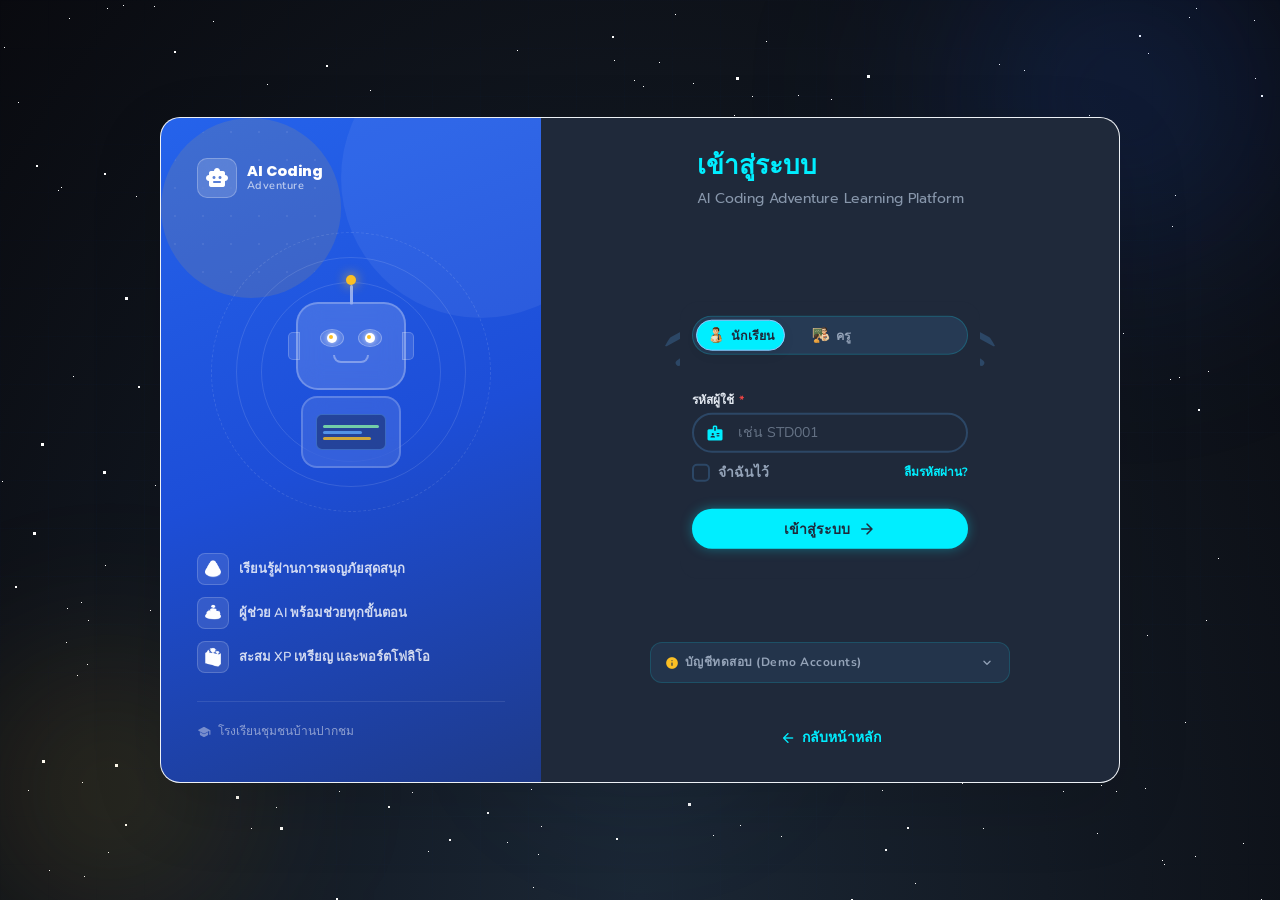
<file: pages/login.html>
<!DOCTYPE html>
<html lang="th">
<head>
  <meta charset="UTF-8" />
  <meta name="viewport" content="width=device-width, initial-scale=1.0" />
  <meta name="description" content="เข้าสู่ระบบ AI Coding Adventure — ระบบเรียนวิทยาการคำนวณสำหรับนักเรียน ป.5" />
  <meta name="robots" content="index, follow">
  <title>เข้าสู่ระบบ — AI Coding Adventure</title>
  <link rel="canonical" href="https://wiridponmaneerat-hash.github.io/AI-Coding-Adventure-Learning-Platform/pages/login.html">
  <link rel="icon" href="../assets/favicon.svg" type="image/svg+xml">
  <link rel="apple-touch-icon" href="../assets/icon-192.svg">
  <link rel="manifest" href="../manifest.json">
  <meta name="theme-color" content="#2563EB">
  <meta name="apple-mobile-web-app-capable" content="yes">
  <meta property="og:type" content="website">
  <meta property="og:title" content="เข้าสู่ระบบ — AI Coding Adventure">
  <meta property="og:description" content="เข้าสู่ระบบเพื่อเริ่มการผจญภัยเรียนวิทยาการคำนวณด้วย AI">
  <meta property="og:url" content="https://wiridponmaneerat-hash.github.io/AI-Coding-Adventure-Learning-Platform/pages/login.html">
  <meta property="og:image" content="https://wiridponmaneerat-hash.github.io/AI-Coding-Adventure-Learning-Platform/assets/icon-512.svg">

  <link rel="preconnect" href="https://fonts.googleapis.com" />
  <link rel="preconnect" href="https://fonts.gstatic.com" crossorigin />
  <link href="https://fonts.googleapis.com/css2?family=Nunito:wght@400;500;600;700;800;900&family=Poppins:wght@400;500;600;700;800;900&family=Prompt:wght@300;400;500;600;700&display=swap" rel="stylesheet" />
  <link rel="stylesheet" href="https://fonts.googleapis.com/css2?family=Material+Symbols+Rounded:opsz,wght,FILL,GRAD@24,400,1,0" />

  <link rel="stylesheet" href="../styles/auth.css" />
  <link rel="stylesheet" href="../styles/starfield.css" />
</head>

<body>

<div class="auth-page">

  <!-- Animated background -->
  <div class="auth-bg" aria-hidden="true">
    <div class="auth-orb auth-orb--1"></div>
    <div class="auth-orb auth-orb--2"></div>
    <div class="auth-orb auth-orb--3"></div>
    <div class="auth-grid"></div>
  </div>

  <!-- Auth card -->
  <div class="auth-container">
    <div class="auth-card" role="main">

      <!-- ===== LEFT PANEL — Branding ===== -->
      <aside class="auth-brand" aria-label="แบรนด์และคุณสมบัติ">

        <!-- Logo -->
        <div class="brand-logo">
          <div class="brand-logo-icon" aria-hidden="true">
            <span class="material-symbols-rounded">smart_toy</span>
          </div>
          <div class="brand-logo-text">
            <span class="brand-logo-main">AI Coding</span>
            <span class="brand-logo-sub">Adventure</span>
          </div>
        </div>

        <!-- Robot illustration -->
        <div class="brand-illustration" aria-hidden="true">
          <div class="robot-ring robot-ring--3"></div>
          <div class="robot-ring robot-ring--2"></div>
          <div class="robot-ring robot-ring--1"></div>

          <div class="auth-robot">
            <div class="auth-robot-antenna">
              <div class="auth-robot-antenna-ball"></div>
              <div class="auth-robot-antenna-stem"></div>
            </div>
            <div class="auth-robot-head">
              <div class="auth-robot-ear auth-robot-ear--l"></div>
              <div class="auth-robot-ear auth-robot-ear--r"></div>
              <div class="auth-robot-eyes">
                <div class="auth-robot-eye">
                  <div class="auth-robot-pupil"></div>
                </div>
                <div class="auth-robot-eye">
                  <div class="auth-robot-pupil"></div>
                </div>
              </div>
              <div class="auth-robot-mouth"></div>
            </div>
            <div class="auth-robot-body">
              <div class="auth-robot-screen">
                <div class="auth-screen-line"></div>
                <div class="auth-screen-line"></div>
                <div class="auth-screen-line"></div>
              </div>
            </div>
          </div>
        </div>

        <!-- Feature list -->
        <ul class="brand-features" role="list">
          <li class="brand-feature">
            <div class="brand-feature-icon" aria-hidden="true">
              <img src="../assets/icons/Mission.png" alt="" style="width:20px;height:20px;object-fit:contain;filter:brightness(0) invert(1)">
            </div>
            <span class="brand-feature-text">เรียนรู้ผ่านการผจญภัยสุดสนุก</span>
          </li>
          <li class="brand-feature">
            <div class="brand-feature-icon" aria-hidden="true">
              <img src="../assets/icons/AI.png" alt="" style="width:20px;height:20px;object-fit:contain;filter:brightness(0) invert(1)">
            </div>
            <span class="brand-feature-text">ผู้ช่วย AI พร้อมช่วยทุกขั้นตอน</span>
          </li>
          <li class="brand-feature">
            <div class="brand-feature-icon" aria-hidden="true">
              <img src="../assets/icons/Trophy.png" alt="" style="width:20px;height:20px;object-fit:contain;filter:brightness(0) invert(1)">
            </div>
            <span class="brand-feature-text">สะสม XP เหรียญ และพอร์ตโฟลิโอ</span>
          </li>
        </ul>

        <!-- School info -->
        <div class="brand-footer">
          <div class="brand-school">
            <span class="material-symbols-rounded" aria-hidden="true">school</span>
            <span>โรงเรียนชุมชนบ้านปากชม</span>
          </div>
        </div>

      </aside>

      <!-- ===== RIGHT PANEL — Login form ===== -->
      <section class="auth-form-panel" aria-label="แบบฟอร์มเข้าสู่ระบบ">

        <div class="auth-form-header">
          <h1 class="auth-form-title">เข้าสู่ระบบ</h1>
          <p class="auth-form-subtitle">AI Coding Adventure Learning Platform</p>
        </div>

        <!-- Spinning dots container wraps role-selector + form -->
        <div class="uv-spin-wrap">
          <!-- Spinning ring (decorative) -->
          <div class="uv-container" aria-hidden="true">
            <span style="--i:0"></span><span style="--i:1"></span><span style="--i:2"></span><span style="--i:3"></span><span style="--i:4"></span>
            <span style="--i:5"></span><span style="--i:6"></span><span style="--i:7"></span><span style="--i:8"></span><span style="--i:9"></span>
            <span style="--i:10"></span><span style="--i:11"></span><span style="--i:12"></span><span style="--i:13"></span><span style="--i:14"></span>
            <span style="--i:15"></span><span style="--i:16"></span><span style="--i:17"></span><span style="--i:18"></span><span style="--i:19"></span>
            <span style="--i:20"></span><span style="--i:21"></span><span style="--i:22"></span><span style="--i:23"></span><span style="--i:24"></span>
            <span style="--i:25"></span><span style="--i:26"></span><span style="--i:27"></span><span style="--i:28"></span><span style="--i:29"></span>
            <span style="--i:30"></span><span style="--i:31"></span><span style="--i:32"></span><span style="--i:33"></span><span style="--i:34"></span>
            <span style="--i:35"></span><span style="--i:36"></span><span style="--i:37"></span><span style="--i:38"></span><span style="--i:39"></span>
            <span style="--i:40"></span><span style="--i:41"></span><span style="--i:42"></span><span style="--i:43"></span><span style="--i:44"></span>
            <span style="--i:45"></span><span style="--i:46"></span><span style="--i:47"></span><span style="--i:48"></span><span style="--i:49"></span>
          </div>

          <!-- Login box centered over the ring -->
          <div class="uv-login-box">

            <!-- Role selector -->
            <div class="role-selector" role="tablist" aria-label="เลือกประเภทผู้ใช้">
              <button type="button" class="role-tab active" role="tab" data-role="student" aria-selected="true" aria-controls="loginForm">
                <img src="../assets/icons/Student.png" alt="" style="width:18px;height:18px;object-fit:contain;vertical-align:middle">
                <span>นักเรียน</span>
              </button>
              <button type="button" class="role-tab" role="tab" data-role="teacher" aria-selected="false" aria-controls="loginForm">
                <img src="../assets/icons/teacher.png" alt="" style="width:18px;height:18px;object-fit:contain;vertical-align:middle">
                <span>ครู</span>
              </button>
            </div>

            <!-- Login form -->
            <form id="loginForm" novalidate autocomplete="on" aria-label="แบบฟอร์มเข้าสู่ระบบ">

              <!-- User ID -->
              <div class="form-group">
                <label class="form-label" for="userId">รหัสผู้ใช้ <span class="required" aria-hidden="true">*</span></label>
                <div class="input-wrap">
                  <span class="material-symbols-rounded input-icon" aria-hidden="true">badge</span>
                  <input type="text" id="userId" name="userId" class="form-input" placeholder="เช่น STD001"
                    autocomplete="username" autocapitalize="characters" spellcheck="false"
                    aria-required="true" aria-describedby="userIdError" />
                </div>
                <div class="field-error" id="userIdError" role="alert" aria-live="polite"></div>
              </div>

              <!-- Password -->
              <div class="form-group">
                <label class="form-label" for="password">รหัสผ่าน <span class="required" aria-hidden="true">*</span></label>
                <div class="input-wrap">
                  <span class="material-symbols-rounded input-icon" aria-hidden="true">lock</span>
                  <input type="password" id="password" name="password" class="form-input" placeholder="กรอกรหัสผ่าน"
                    autocomplete="current-password" aria-required="true" aria-describedby="passwordError" />
                  <button type="button" class="input-toggle" id="togglePwd" aria-label="แสดง/ซ่อนรหัสผ่าน">
                    <span class="material-symbols-rounded">visibility</span>
                  </button>
                </div>
                <div class="field-error" id="passwordError" role="alert" aria-live="polite"></div>
              </div>

              <!-- Remember + Forgot -->
              <div class="form-row">
                <label class="checkbox-label">
                  <input type="checkbox" id="rememberMe" name="rememberMe" />
                  <span class="checkmark" aria-hidden="true"></span>
                  จำฉันไว้
                </label>
                <a href="#" class="forgot-link" id="forgotLink">ลืมรหัสผ่าน?</a>
              </div>

              <!-- Errors / Success -->
              <div class="form-error" id="formError" role="alert" aria-live="assertive">
                <span class="material-symbols-rounded" aria-hidden="true">error</span>
                <span id="formErrorMsg"></span>
              </div>
              <div class="form-success" id="formSuccess" role="status" aria-live="polite">
                <span class="material-symbols-rounded" aria-hidden="true">check_circle</span>
                <span id="formSuccessMsg"></span>
              </div>

              <!-- Submit -->
              <button type="submit" class="login-btn" id="loginBtn" aria-label="เข้าสู่ระบบ">
                <span class="btn-spinner" aria-hidden="true"></span>
                <span class="btn-text">เข้าสู่ระบบ</span>
                <span class="material-symbols-rounded btn-arrow" aria-hidden="true">arrow_forward</span>
              </button>

            </form>
          </div><!-- /.uv-login-box -->
        </div><!-- /.uv-spin-wrap -->

        <!-- Demo credentials -->
        <div class="demo-panel" id="demoPanel">
          <div
            class="demo-panel-header"
            id="demoPanelHeader"
            role="button"
            tabindex="0"
            aria-expanded="false"
            aria-controls="demoPanel"
          >
            <span class="demo-panel-label">
              <span class="material-symbols-rounded" aria-hidden="true">info</span>
              บัญชีทดสอบ (Demo Accounts)
            </span>
            <span class="material-symbols-rounded demo-toggle-icon" aria-hidden="true">expand_more</span>
          </div>
          <div class="demo-panel-body" id="demoPanelBody">

            <div class="demo-account" role="button" tabindex="0"
              data-id="STD001" data-pwd="student123" data-role="student"
              aria-label="ใช้บัญชีนักเรียน STD001">
              <div class="demo-account-info">
                <span class="demo-account-id">STD001 / student123</span>
                <span class="demo-account-role">นักเรียน ป.5 — Level 4</span>
              </div>
              <span class="demo-account-use">
                <span class="material-symbols-rounded" aria-hidden="true">login</span>ใช้งาน
              </span>
            </div>

            <div class="demo-account" role="button" tabindex="0"
              data-id="TCH001" data-pwd="teacher123" data-role="teacher"
              aria-label="ใช้บัญชีครู TCH001">
              <div class="demo-account-info">
                <span class="demo-account-id">TCH001 / teacher123</span>
                <span class="demo-account-role">ครูวิทยาการคำนวณ</span>
              </div>
              <span class="demo-account-use">
                <span class="material-symbols-rounded" aria-hidden="true">login</span>ใช้งาน
              </span>
            </div>


          </div>
        </div>

        <!-- Footer -->
        <div class="auth-footer">
          <a href="../index.html" class="back-home-btn" aria-label="กลับไปหน้าหลัก">
            <span class="material-symbols-rounded" aria-hidden="true">arrow_back</span>
            กลับหน้าหลัก
          </a>
        </div>

      </section>
    </div>
  </div>

</div>

<!-- Scripts -->
<script src="https://cdn.jsdelivr.net/npm/gsap@3.12.5/dist/gsap.min.js" async></script>
<script src="../config/app-config.js" defer></script>
<script src="../services/api.js" defer></script>
<script src="../services/analytics-service.js" defer></script>
<script src="../services/auth-service.js" defer></script>
<script src="../scripts/auth.js" defer></script>
<script src="../scripts/starfield.js"></script>

<!-- Inline fallback: role tabs always work even if deferred scripts haven't loaded yet -->
<script>
(function () {
  function _setupTabs() {
    var tabs    = document.querySelectorAll('.role-tab');
    var idInput = document.getElementById('userId');
    var ph      = { student: 'STD001', teacher: 'TCH001' };
    tabs.forEach(function (tab) {
      tab.addEventListener('click', function () {
        tabs.forEach(function (t) {
          t.classList.remove('active');
          t.setAttribute('aria-selected', 'false');
        });
        this.classList.add('active');
        this.setAttribute('aria-selected', 'true');
        if (idInput) idInput.placeholder = 'เช่น ' + (ph[this.dataset.role] || 'STD001');
      });
    });
  }
  if (document.readyState === 'loading') {
    document.addEventListener('DOMContentLoaded', _setupTabs);
  } else {
    _setupTabs();
  }
})();
</script>

</body>
</html>
</file>
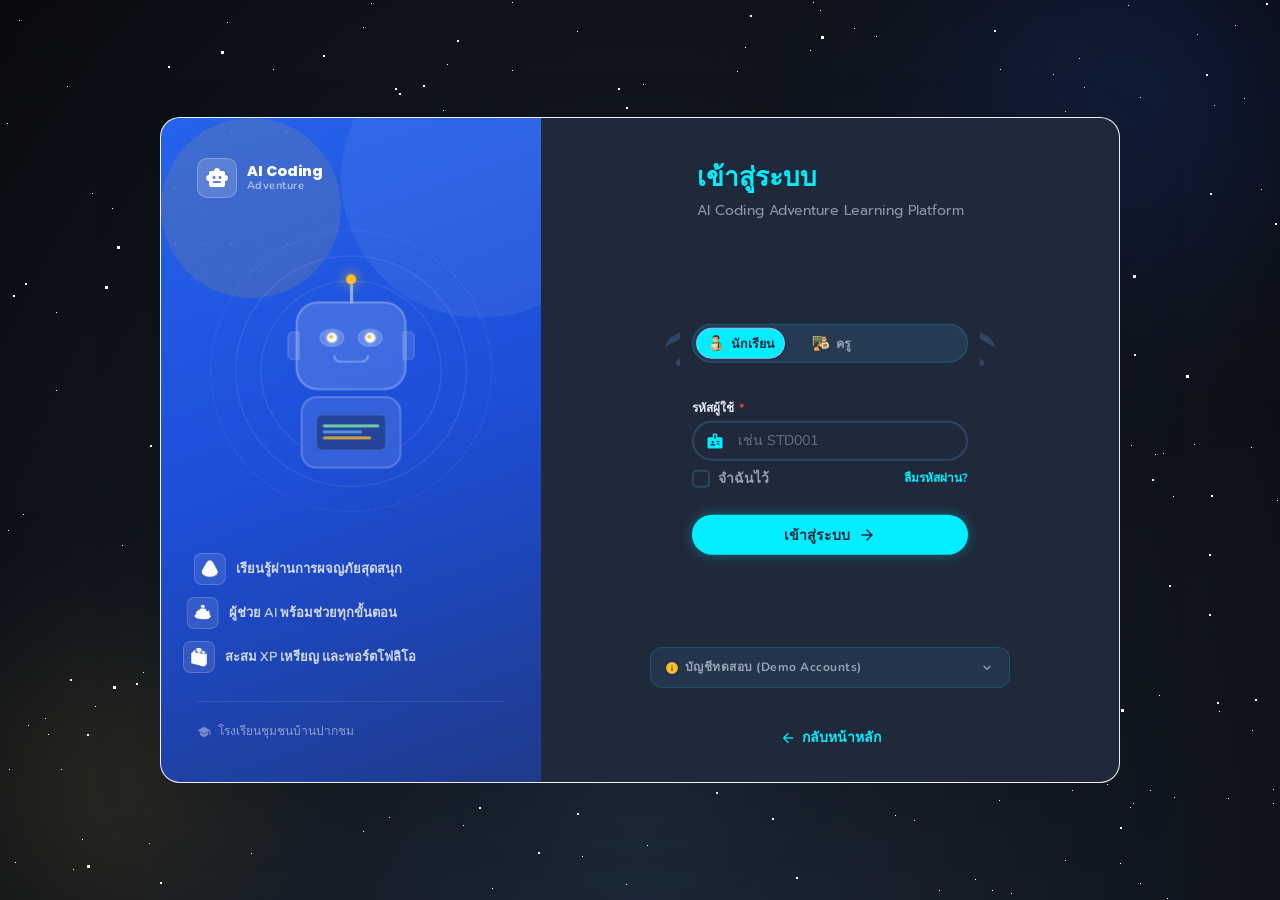
<file: pages/mission-detail.html>
<!DOCTYPE html>
<html lang="th">
<head>
  <meta charset="UTF-8" />
  <meta name="viewport" content="width=device-width, initial-scale=1.0" />
  <meta name="description" content="รายละเอียด Mission — AI Coding Adventure" />
  <meta name="robots" content="noindex, nofollow">
  <title>Mission — AI Coding Adventure</title>
  <link rel="icon" href="../assets/favicon.svg" type="image/svg+xml">
  <link rel="apple-touch-icon" href="../assets/icon-192.svg">
  <link rel="manifest" href="../manifest.json">
  <meta name="theme-color" content="#2563EB">
  <meta name="apple-mobile-web-app-capable" content="yes">

  <link rel="preconnect" href="https://fonts.googleapis.com" />
  <link rel="preconnect" href="https://fonts.gstatic.com" crossorigin />
  <link href="https://fonts.googleapis.com/css2?family=Nunito:wght@400;500;600;700;800;900&family=Poppins:wght@400;500;600;700;800;900&family=Prompt:wght@300;400;500;600;700&display=swap" rel="stylesheet" />
  <link rel="stylesheet" href="https://fonts.googleapis.com/css2?family=Material+Symbols+Rounded:opsz,wght,FILL,GRAD@24,400,1,0" />
  <link rel="stylesheet" href="https://fonts.googleapis.com/css2?family=JetBrains+Mono:wght@400;500&display=swap" />

  <link rel="stylesheet" href="../styles/globals.css" />
  <link rel="stylesheet" href="../styles/home.css" />
  <link rel="stylesheet" href="../styles/mission-detail.css" />
  <link rel="stylesheet" href="../styles/starfield.css" />
</head>

<body class="home-page">

<!-- ===== TOP NAVIGATION ===== -->
<nav class="home-nav" id="homeNav" role="navigation" aria-label="การนำทางหลัก">
  <div class="home-nav-inner">
    <a href="../index.html" class="hn-logo" aria-label="AI Coding Adventure หน้าหลัก">
      <div class="hn-logo-icon" aria-hidden="true"><span class="material-symbols-rounded">smart_toy</span></div>
      <div class="hn-logo-text">
        <span class="hn-logo-main">AI Coding</span>
        <span class="hn-logo-sub">Adventure</span>
      </div>
    </a>
    <ul class="hn-links" id="hnMenu" role="list">
      <li><a href="home.html" class="hn-link"><img src="../assets/icons/home.png" alt="" class="hn-nav-icon">หน้าหลัก</a></li>
      <li><a href="missions.html" class="hn-link hn-link--active" aria-current="page"><img src="../assets/icons/Mission.png" alt="" class="hn-nav-icon">Mission</a></li>
      <li><a href="portfolio.html" class="hn-link"><img src="../assets/icons/Portfolio.png" alt="" class="hn-nav-icon">Portfolio</a></li>
      <li><a href="leaderboard.html" class="hn-link"><img src="../assets/icons/Trophy.png" alt="" class="hn-nav-icon">อันดับ</a></li>
      <li><a href="profile.html" class="hn-link"><img src="../assets/icons/account_circle.png" alt="" class="hn-nav-icon">โปรไฟล์</a></li>
    </ul>
    <div class="hn-right">
      <button class="hn-notif-btn" aria-label="การแจ้งเตือน">
        <span class="material-symbols-rounded" aria-hidden="true">notifications</span>
      </button>
      <div class="hn-user-chip" id="navUserChip">
        <div class="hn-user-avatar" id="navAvatar" aria-hidden="true">?</div>
        <div class="hn-user-info" aria-live="polite">
          <span class="hn-user-name" id="navName">Loading...</span>
          <span class="hn-user-role">นักเรียน</span>
        </div>
      </div>
      <button class="hn-logout-btn" id="logoutBtn" aria-label="ออกจากระบบ">
        <span class="material-symbols-rounded" aria-hidden="true">logout</span>
      </button>
      <button class="hn-hamburger" id="hnHamburger" aria-label="เปิด/ปิดเมนู" aria-expanded="false" aria-controls="hnMenu">
        <span aria-hidden="true"></span><span aria-hidden="true"></span><span aria-hidden="true"></span>
      </button>
    </div>
  </div>
</nav>

<!-- ===== MAIN ===== -->
<main class="home-main md-main" id="missionDetailMain" role="main">
  <div class="home-container md-container">

    <!-- BREADCRUMB -->
    <nav class="md-breadcrumb" aria-label="เส้นทางการนำทาง">
      <a href="home.html" class="md-bc-link">หน้าหลัก</a>
      <span class="material-symbols-rounded" aria-hidden="true">chevron_right</span>
      <a href="missions.html" class="md-bc-link">Mission</a>
      <span class="material-symbols-rounded" aria-hidden="true">chevron_right</span>
      <span class="md-bc-current" id="mdBreadcrumbTitle">Loading...</span>
    </nav>

    <!-- MISSION HEADER -->
    <div class="md-header" id="mdHeader">
      <div class="md-header-icon" id="mdHeaderIcon" aria-hidden="true">
        <span class="material-symbols-rounded" id="mdIconEl">terminal</span>
      </div>
      <div class="md-header-info">
        <div class="md-header-badges" id="mdHeaderBadges">
          <span class="md-badge md-badge--diff" id="mdDiffBadge">ง่าย</span>
          <span class="md-badge md-badge--xp"><span class="material-symbols-rounded" aria-hidden="true">star</span><span id="mdXpVal">100</span> XP</span>
          <span class="md-badge md-badge--time"><span class="material-symbols-rounded" aria-hidden="true">schedule</span><span id="mdTimeVal">20</span> นาที</span>
        </div>
        <h1 class="md-header-title" id="mdTitle">Loading...</h1>
        <p class="md-header-desc" id="mdDesc">Loading...</p>
        <div class="md-topics" id="mdTopics"></div>
      </div>
      <div class="md-header-status" id="mdHeaderStatus">
        <div class="md-status-ring" id="mdStatusRing">
          <span class="material-symbols-rounded" id="mdStatusIcon">play_circle</span>
        </div>
        <span class="md-status-label" id="mdStatusLabel">เริ่มเรียน</span>
      </div>
    </div>

    <!-- STEP PROGRESS BAR -->
    <div class="md-step-bar" id="mdStepBar" role="navigation" aria-label="ขั้นตอน">
      <div class="md-steps" id="mdSteps">
        <!-- Rendered by JS -->
      </div>
    </div>

    <!-- CONTENT AREA -->
    <div class="md-content-wrap">

      <!-- LESSON PANEL -->
      <section class="md-lesson-panel" id="mdLessonPanel" aria-label="บทเรียน">
        <div class="md-lesson-header" id="mdLessonHeader">
          <span class="md-step-num" id="mdStepNum">ขั้นที่ 1</span>
          <h2 class="md-step-title" id="mdStepTitle">Loading...</h2>
        </div>
        <div class="md-lesson-body" id="mdLessonBody" aria-live="polite">
          <!-- Rendered by JS -->
        </div>
        <div class="md-lesson-nav">
          <button class="md-nav-btn md-nav-btn--prev" id="mdPrevBtn" aria-label="ขั้นก่อนหน้า">
            <span class="material-symbols-rounded" aria-hidden="true">arrow_back</span>
            ก่อนหน้า
          </button>
          <div class="md-lesson-dots" id="mdLessonDots" aria-hidden="true"></div>
          <button class="md-nav-btn md-nav-btn--next" id="mdNextBtn" aria-label="ขั้นถัดไป">
            ถัดไป
            <span class="material-symbols-rounded" aria-hidden="true">arrow_forward</span>
          </button>
        </div>
      </section>

      <!-- QUIZ PANEL (hidden until all steps done) -->
      <section class="md-quiz-panel" id="mdQuizPanel" aria-label="แบบทดสอบ" hidden>
        <div class="md-quiz-header">
          <div class="md-quiz-icon" aria-hidden="true"><span class="material-symbols-rounded">quiz</span></div>
          <div>
            <h2 class="md-quiz-title">แบบทดสอบ</h2>
            <p class="md-quiz-sub">ตอบคำถามให้ถูกต้องอย่างน้อย 60% เพื่อผ่าน Mission</p>
          </div>
        </div>

        <!-- Question counter -->
        <div class="md-quiz-progress" id="mdQuizProgress">
          <span id="mdQNum">ข้อ 1</span><span> / </span><span id="mdQTotal">5</span>
          <div class="md-qprog-bar" role="progressbar" aria-label="ความคืบหน้าคำถาม">
            <div class="md-qprog-fill" id="mdQProgFill" style="width:20%"></div>
          </div>
        </div>

        <!-- Question -->
        <div class="md-question-card" id="mdQuestionCard" aria-live="polite">
          <div class="md-q-type-badge" id="mdQTypeBadge">Multiple Choice</div>
          <p class="md-q-text" id="mdQText">Loading...</p>

          <!-- Multiple choice options -->
          <div class="md-options" id="mdOptions" role="radiogroup" aria-label="ตัวเลือก"></div>

          <!-- Coding answer -->
          <div class="md-coding-area" id="mdCodingArea" hidden>
            <div class="md-code-header">
              <span class="material-symbols-rounded" aria-hidden="true">code</span>
              <span>เขียนโค้ดของคุณ</span>
              <button class="md-hint-btn" id="mdHintBtn" aria-label="ดูคำใบ้">
                <span class="material-symbols-rounded" aria-hidden="true">lightbulb</span> คำใบ้
              </button>
            </div>
            <textarea class="md-code-editor" id="mdCodeEditor" spellcheck="false" placeholder="# เขียนโค้ดที่นี่..." aria-label="พื้นที่เขียนโค้ด"></textarea>
            <div class="md-hint-panel" id="mdHintPanel" hidden>
              <span class="material-symbols-rounded" aria-hidden="true">tips_and_updates</span>
              <span id="mdHintText"></span>
            </div>
          </div>

          <!-- Feedback -->
          <div class="md-q-feedback" id="mdQFeedback" hidden>
            <span class="material-symbols-rounded" id="mdFeedbackIcon">check_circle</span>
            <p id="mdFeedbackText"></p>
          </div>
        </div>

        <!-- Quiz nav -->
        <div class="md-quiz-nav">
          <button class="md-nav-btn md-nav-btn--prev" id="mdQPrevBtn" aria-label="ข้อก่อนหน้า" hidden>
            <span class="material-symbols-rounded" aria-hidden="true">arrow_back</span> ก่อนหน้า
          </button>
          <button class="md-quiz-submit-btn" id="mdQSubmitBtn">
            <span class="material-symbols-rounded" aria-hidden="true">send</span>
            ส่งคำตอบ
          </button>
          <button class="md-nav-btn md-nav-btn--next" id="mdQNextBtn" aria-label="ข้อถัดไป" hidden>
            ถัดไป <span class="material-symbols-rounded" aria-hidden="true">arrow_forward</span>
          </button>
        </div>

        <!-- Score submit -->
        <button class="md-finish-btn" id="mdFinishBtn" hidden>
          <span class="material-symbols-rounded" aria-hidden="true">emoji_events</span>
          ส่งแบบทดสอบ
        </button>
      </section>

    </div><!-- /md-content-wrap -->

  </div>
</main>

<!-- ===== COMPLETION OVERLAY ===== -->
<div class="md-completion-overlay" id="mdCompletionOverlay" hidden role="dialog" aria-modal="true" aria-labelledby="mdCompTitle">
  <div class="md-completion-card" id="mdCompletionCard">
    <div class="md-comp-fireworks" id="mdCompFireworks" aria-hidden="true">
      <span>🎉</span><span>⭐</span><span>🎊</span><span>✨</span><span>🏆</span>
    </div>
    <div class="md-comp-icon" aria-hidden="true"><span class="material-symbols-rounded">emoji_events</span></div>
    <h2 class="md-comp-title" id="mdCompTitle">Mission สำเร็จ!</h2>
    <p class="md-comp-sub" id="mdCompSub">ยอดเยี่ยมมาก! คุณผ่าน Mission แล้ว</p>

    <div class="md-comp-score-row">
      <div class="md-comp-stat">
        <span class="md-comp-stat-val" id="mdCompScore">0</span>
        <span class="md-comp-stat-lbl">คะแนน</span>
      </div>
      <div class="md-comp-stat md-comp-stat--xp">
        <span class="md-comp-stat-val" id="mdCompXP">+0</span>
        <span class="md-comp-stat-lbl">XP</span>
      </div>
      <div class="md-comp-stat">
        <span class="md-comp-stat-val" id="mdCompAccuracy">0%</span>
        <span class="md-comp-stat-lbl">ความแม่นยำ</span>
      </div>
    </div>

    <div class="md-comp-badge-row" id="mdCompBadgeRow" hidden>
      <p class="md-comp-badge-label">ได้รับเหรียญใหม่!</p>
      <div class="md-comp-badge-icon" id="mdCompBadgeIcon" aria-hidden="true">
        <span class="material-symbols-rounded" id="mdCompBadgeSymbol">military_tech</span>
      </div>
      <span class="md-comp-badge-name" id="mdCompBadgeName"></span>
    </div>

    <div class="md-comp-actions">
      <a href="missions.html" class="md-comp-btn md-comp-btn--sec">
        <span class="material-symbols-rounded" aria-hidden="true">explore</span> ดู Mission อื่น
      </a>
      <a href="home.html" class="md-comp-btn md-comp-btn--pri" id="mdCompNext">
        <span class="material-symbols-rounded" aria-hidden="true">arrow_forward</span> ต่อไป
      </a>
    </div>
  </div>
</div>

<!-- RETRY OVERLAY -->
<div class="md-retry-overlay" id="mdRetryOverlay" hidden role="dialog" aria-modal="true" aria-labelledby="mdRetryTitle">
  <div class="md-retry-card">
    <div class="md-retry-icon" aria-hidden="true"><span class="material-symbols-rounded">sentiment_dissatisfied</span></div>
    <h2 class="md-retry-title" id="mdRetryTitle">ยังไม่ผ่าน...</h2>
    <p class="md-retry-sub">คะแนน <span id="mdRetryScore">0</span>/100 (ต้องการ 60 คะแนนขึ้นไป)</p>
    <p class="md-retry-msg">ลองกลับไปทบทวนบทเรียนแล้วลองใหม่ได้เลย!</p>
    <div class="md-retry-actions">
      <button class="md-comp-btn md-comp-btn--sec" id="mdRetryLessonBtn">
        <span class="material-symbols-rounded" aria-hidden="true">menu_book</span> ทบทวนบทเรียน
      </button>
      <button class="md-comp-btn md-comp-btn--pri" id="mdRetryQuizBtn">
        <span class="material-symbols-rounded" aria-hidden="true">replay</span> ลองใหม่
      </button>
    </div>
  </div>
</div>

<script src="https://cdn.jsdelivr.net/npm/gsap@3.12.5/dist/gsap.min.js" defer></script>
<script src="../config/app-config.js" defer></script>
<script src="../services/api.js" defer></script>
<script src="../services/analytics-service.js" defer></script>
<script src="../services/auth-service.js" defer></script>
<script src="../services/mission-service.js" defer></script>
<script src="../scripts/py-mini.js" defer></script>
<script src="../scripts/mission-detail.js" defer></script>
<script src="../scripts/starfield.js"></script>
</body>
</html>
</file>
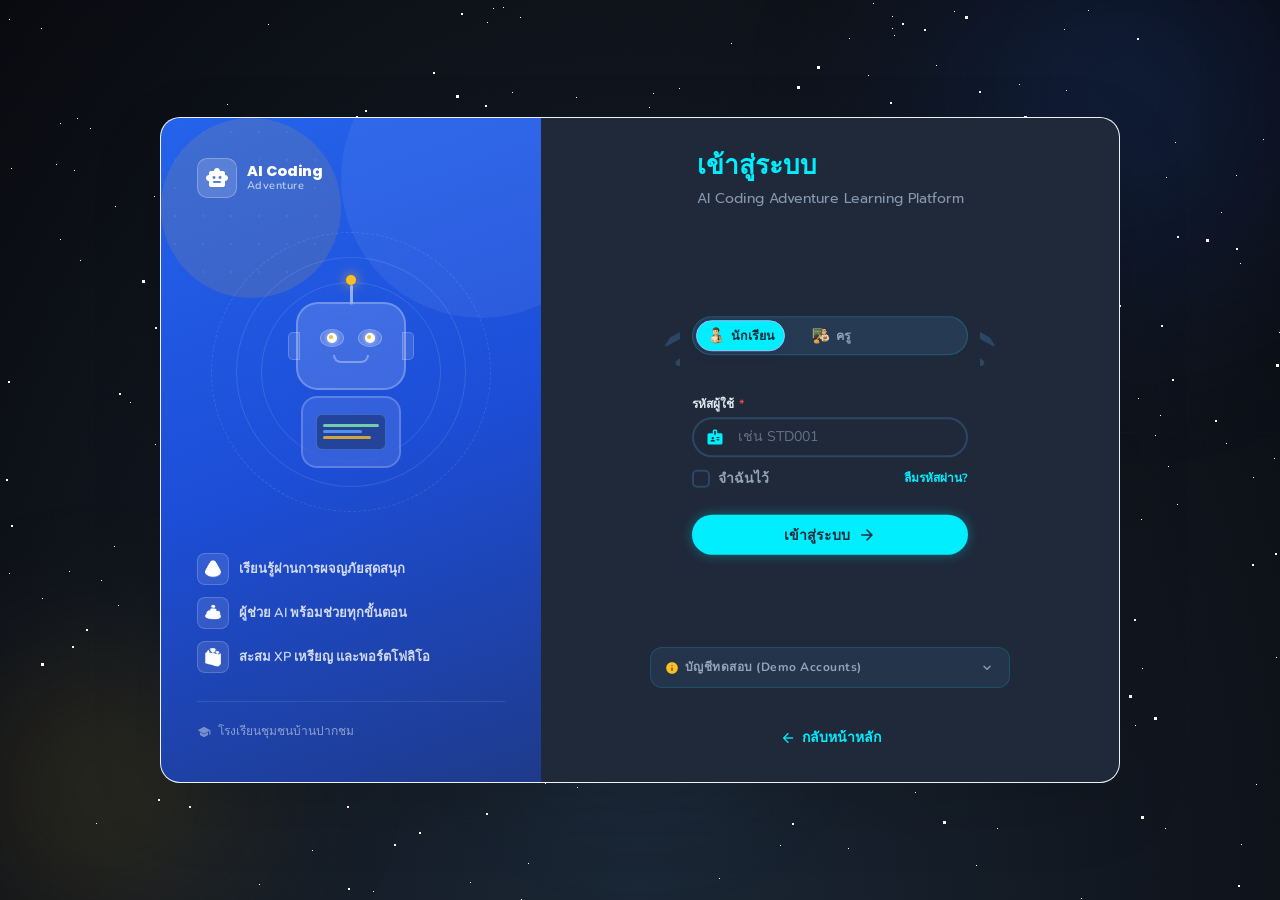
<file: pages/mission1.html>
<!DOCTYPE html>
<html lang="th">
<head>
<meta charset="UTF-8">
<meta http-equiv="refresh" content="0; url=mission-detail.html?id=1">
<title>Mission 1 — AI Coding Adventure</title>
<script>window.location.replace('mission-detail.html?id=1');</script>
</head>
<body></body>
</html>
</file>
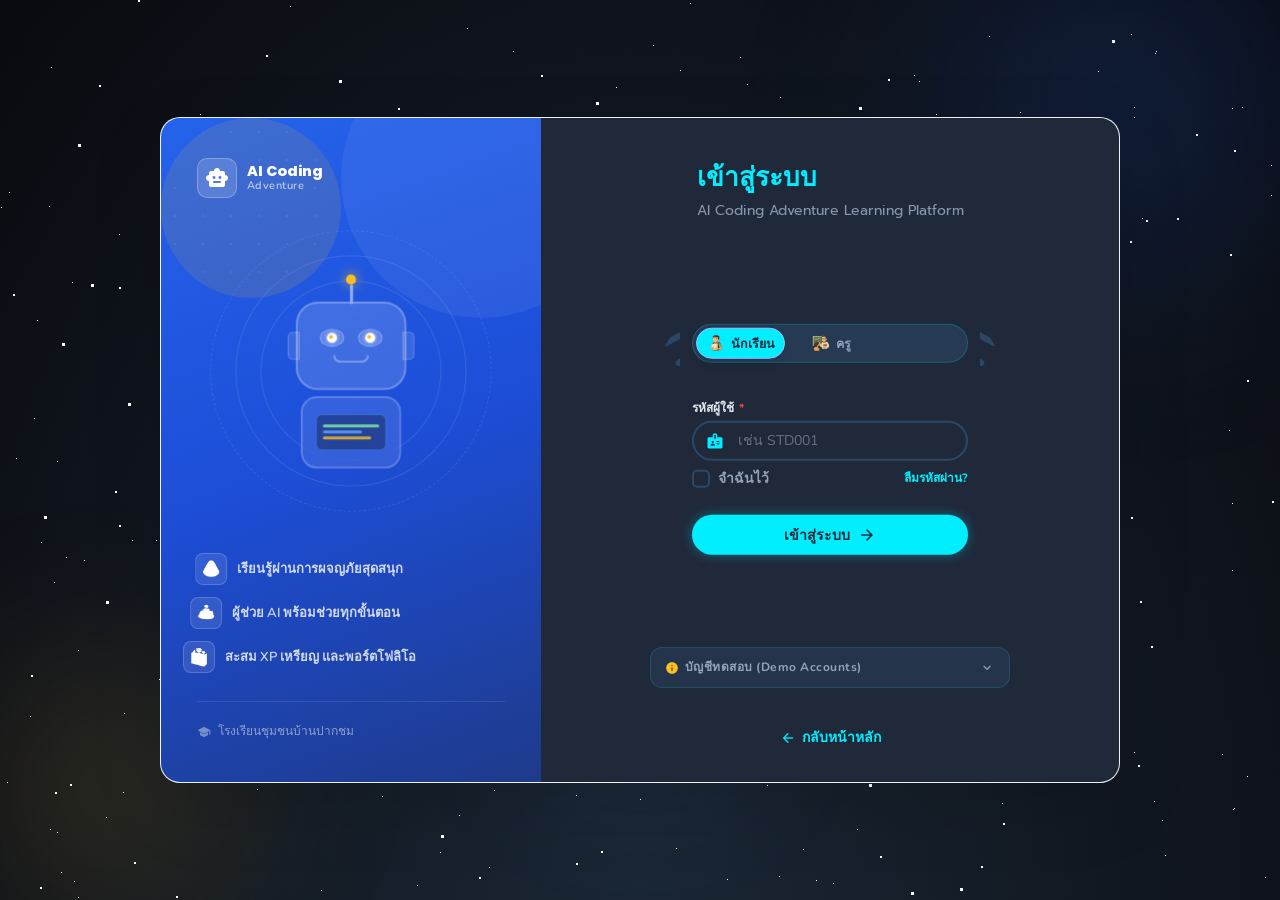
<file: pages/mission2.html>
<!DOCTYPE html>
<html lang="th">
<head>
<meta charset="UTF-8">
<meta http-equiv="refresh" content="0; url=mission-detail.html?id=2">
<title>Mission 2 — AI Coding Adventure</title>
<script>window.location.replace('mission-detail.html?id=2');</script>
</head>
<body></body>
</html>
</file>
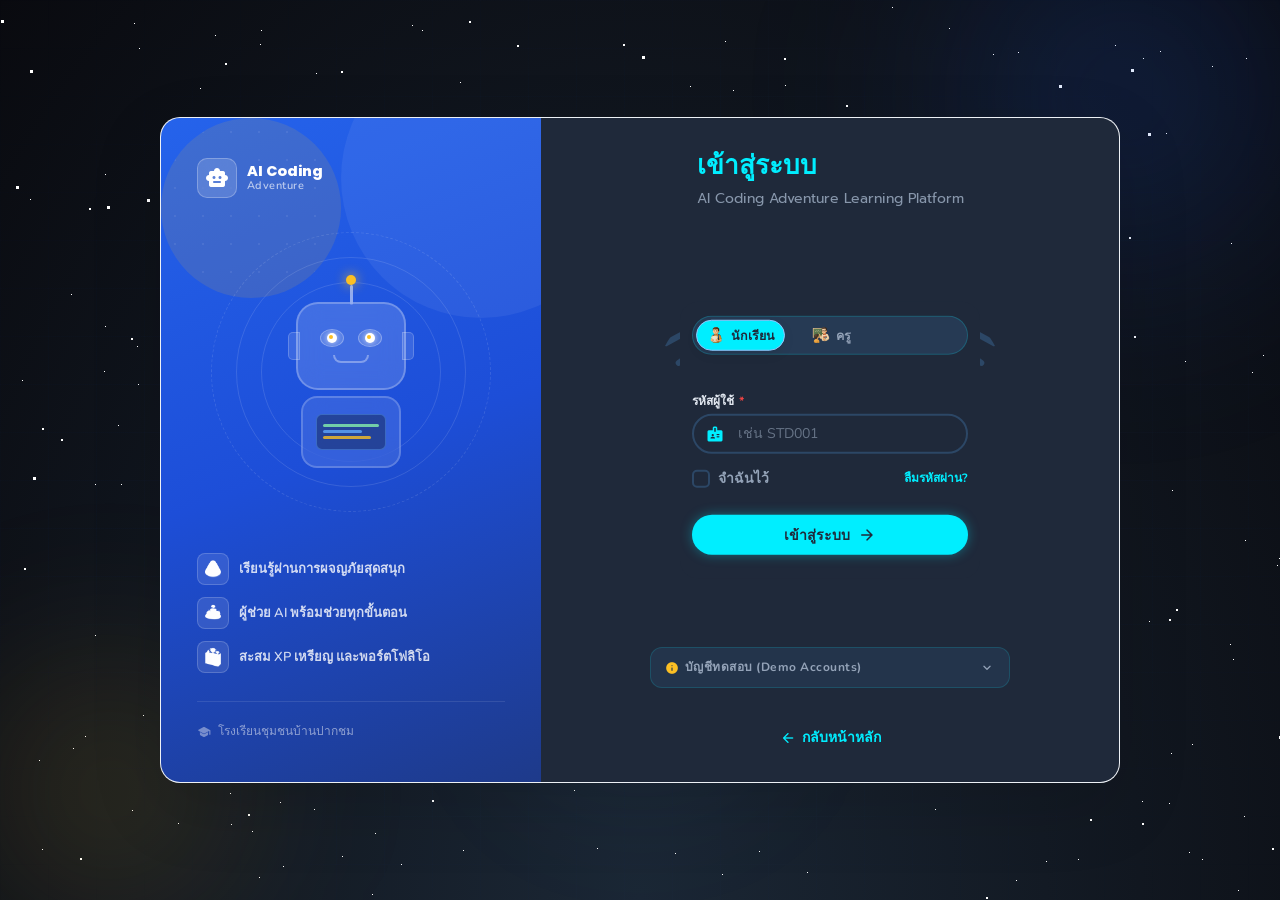
<file: pages/mission3.html>
<!DOCTYPE html>
<html lang="th">
<head>
<meta charset="UTF-8">
<meta http-equiv="refresh" content="0; url=mission-detail.html?id=3">
<title>Mission 3 — AI Coding Adventure</title>
<script>window.location.replace('mission-detail.html?id=3');</script>
</head>
<body></body>
</html>
</file>
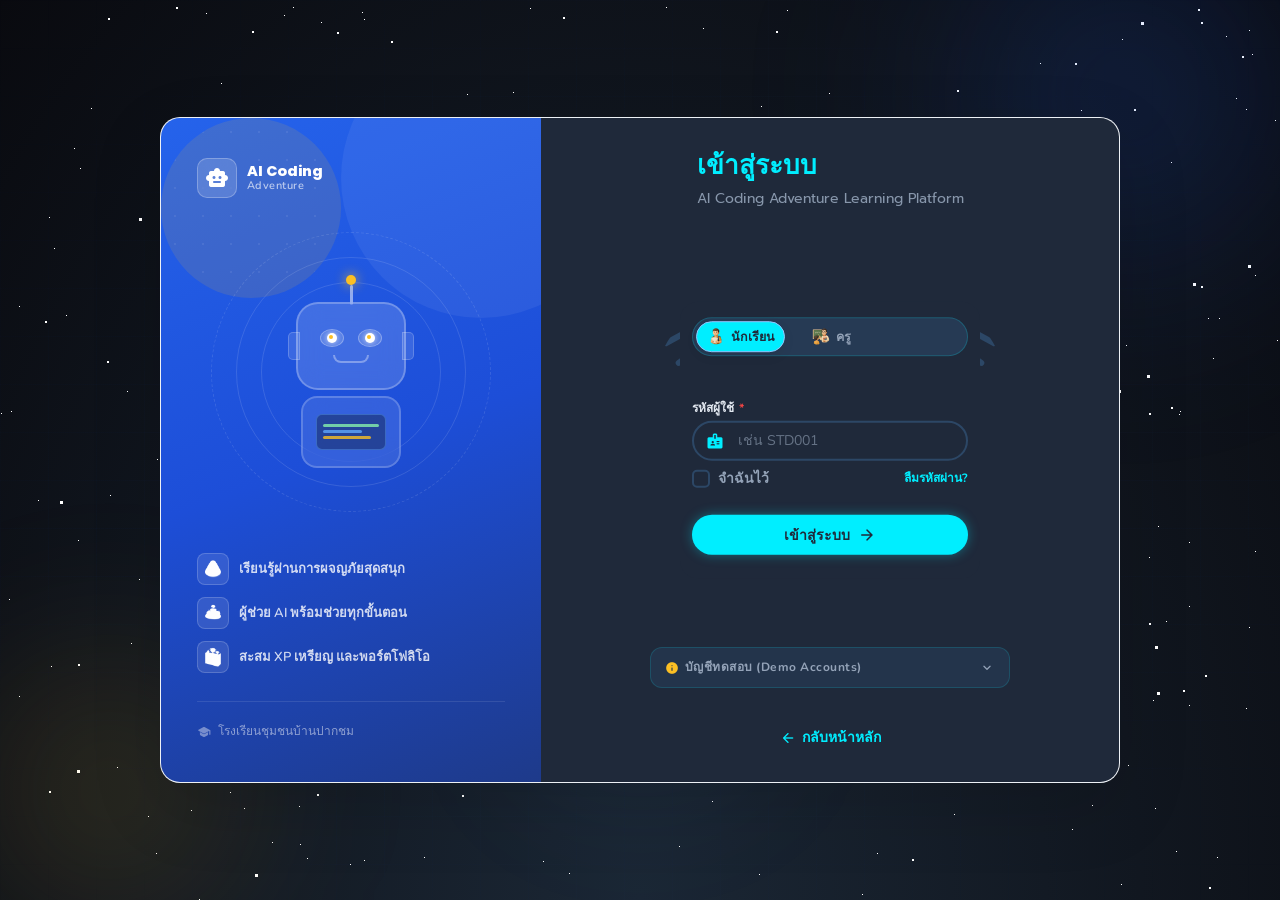
<file: pages/mission4.html>
<!DOCTYPE html>
<html lang="th">
<head>
<meta charset="UTF-8">
<meta http-equiv="refresh" content="0; url=mission-detail.html?id=4">
<title>Mission 4 — AI Coding Adventure</title>
<script>window.location.replace('mission-detail.html?id=4');</script>
</head>
<body></body>
</html>
</file>
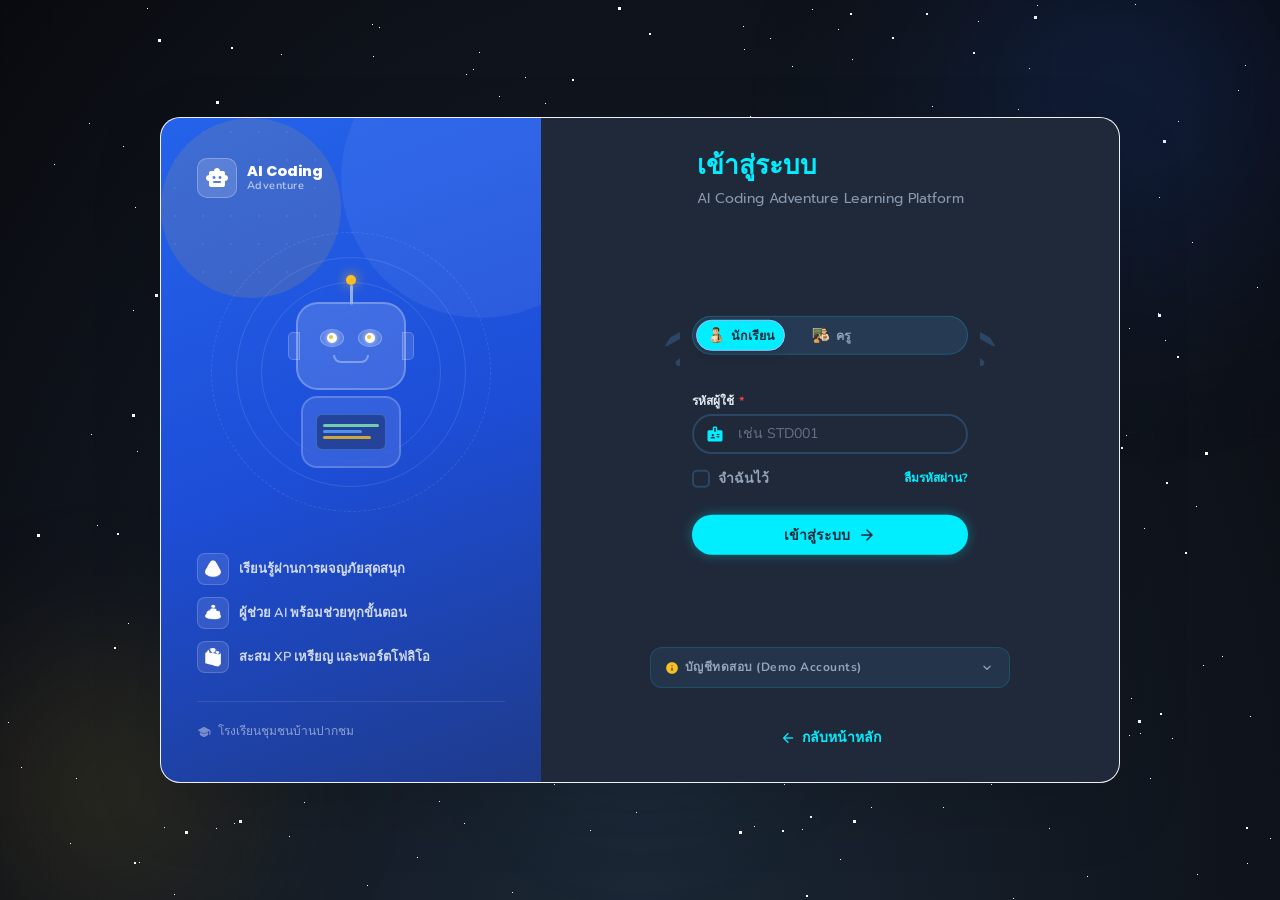
<file: pages/mission5.html>
<!DOCTYPE html>
<html lang="th">
<head>
<meta charset="UTF-8">
<meta http-equiv="refresh" content="0; url=mission-detail.html?id=5">
<title>Mission 5 — AI Coding Adventure</title>
<script>window.location.replace('mission-detail.html?id=5');</script>
</head>
<body></body>
</html>
</file>
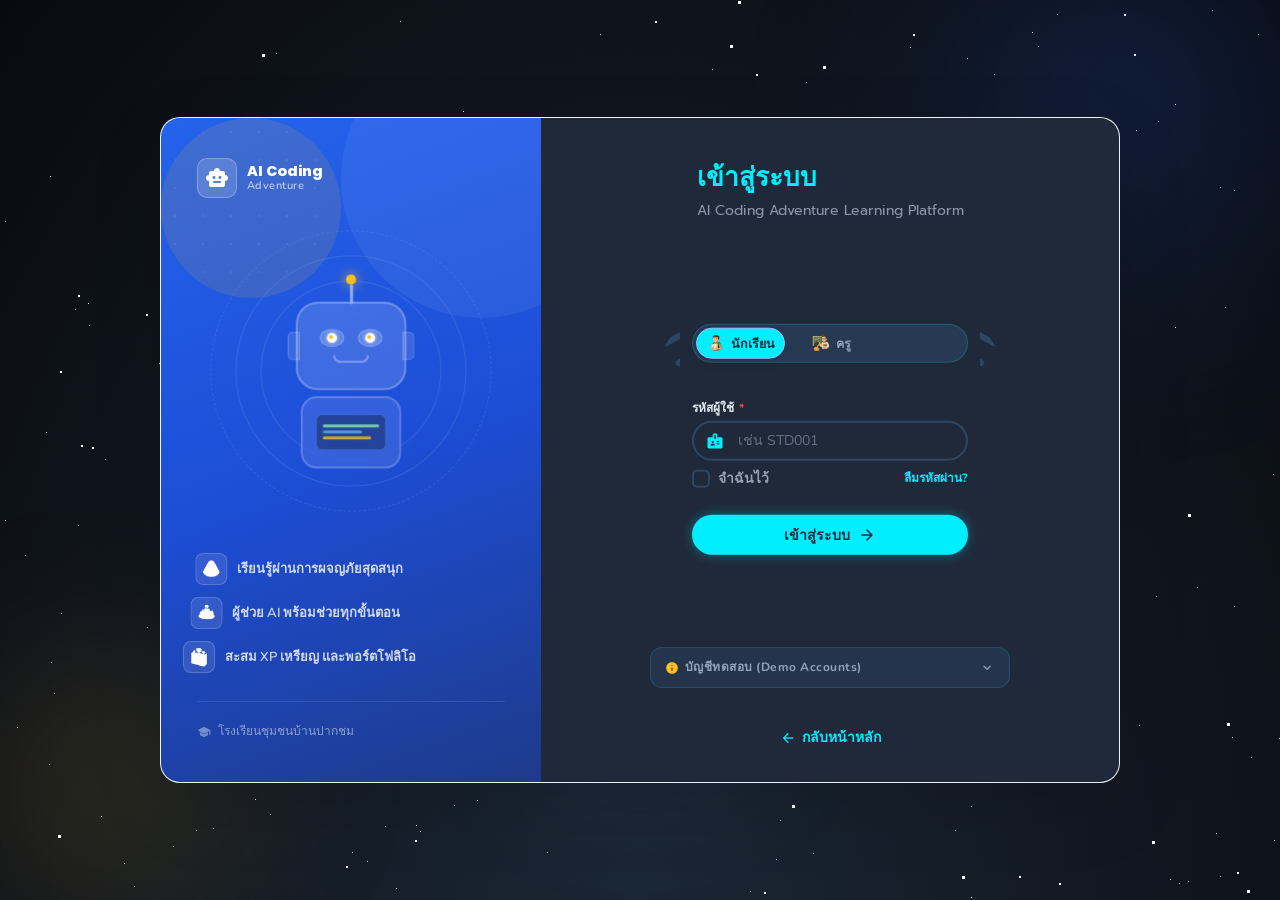
<file: pages/profile.html>
<!DOCTYPE html>
<html lang="th">
<head>
  <meta charset="UTF-8" />
  <meta name="viewport" content="width=device-width, initial-scale=1.0" />
  <meta name="description" content="โปรไฟล์และการตั้งค่า — AI Coding Adventure" />
  <meta name="robots" content="noindex, nofollow">
  <title>โปรไฟล์ — AI Coding Adventure</title>
  <link rel="icon" href="../assets/favicon.svg" type="image/svg+xml">
  <link rel="apple-touch-icon" href="../assets/icon-192.svg">
  <link rel="manifest" href="../manifest.json">
  <meta name="theme-color" content="#2563EB">
  <meta name="apple-mobile-web-app-capable" content="yes">

  <link rel="preconnect" href="https://fonts.googleapis.com" />
  <link rel="preconnect" href="https://fonts.gstatic.com" crossorigin />
  <link href="https://fonts.googleapis.com/css2?family=Nunito:wght@400;500;600;700;800;900&family=Poppins:wght@400;500;600;700;800;900&family=Prompt:wght@300;400;500;600;700&display=swap" rel="stylesheet" />
  <link rel="stylesheet" href="https://fonts.googleapis.com/css2?family=Material+Symbols+Rounded:opsz,wght,FILL,GRAD@24,400,1,0" />

  <link rel="stylesheet" href="../styles/globals.css" />
  <link rel="stylesheet" href="../styles/home.css" />
  <link rel="stylesheet" href="../styles/profile.css" />
  <link rel="stylesheet" href="../styles/starfield.css" />
</head>

<body class="home-page">

<nav class="home-nav" id="homeNav" role="navigation" aria-label="การนำทางหลัก">
  <div class="home-nav-inner">
    <a href="../index.html" class="hn-logo" aria-label="AI Coding Adventure หน้าหลัก">
      <div class="hn-logo-icon" aria-hidden="true"><span class="material-symbols-rounded">smart_toy</span></div>
      <div class="hn-logo-text">
        <span class="hn-logo-main">AI Coding</span>
        <span class="hn-logo-sub">Adventure</span>
      </div>
    </a>
    <ul class="hn-links" id="hnMenu" role="list">
      <li><a href="home.html" class="hn-link"><img src="../assets/icons/home.png" alt="" class="hn-nav-icon">หน้าหลัก</a></li>
      <li><a href="missions.html" class="hn-link"><img src="../assets/icons/Mission.png" alt="" class="hn-nav-icon">Mission</a></li>
      <li><a href="portfolio.html" class="hn-link"><img src="../assets/icons/Portfolio.png" alt="" class="hn-nav-icon">Portfolio</a></li>
      <li><a href="leaderboard.html" class="hn-link"><img src="../assets/icons/Trophy.png" alt="" class="hn-nav-icon">อันดับ</a></li>
      <li><a href="profile.html" class="hn-link hn-link--active" aria-current="page"><img src="../assets/icons/account_circle.png" alt="" class="hn-nav-icon">โปรไฟล์</a></li>
    </ul>
    <div class="hn-right">
      <button class="hn-notif-btn" aria-label="การแจ้งเตือน">
        <span class="material-symbols-rounded" aria-hidden="true">notifications</span>
        <span class="notif-dot" aria-hidden="true"></span>
      </button>
      <div class="hn-user-chip" id="navUserChip">
        <div class="hn-user-avatar" id="navAvatar" aria-hidden="true">?</div>
        <div class="hn-user-info" aria-live="polite">
          <span class="hn-user-name" id="navName">Loading...</span>
          <span class="hn-user-role">นักเรียน</span>
        </div>
      </div>
      <button class="hn-logout-btn" id="logoutBtn" aria-label="ออกจากระบบ">
        <span class="material-symbols-rounded" aria-hidden="true">logout</span>
      </button>
      <button class="hn-hamburger" id="hnHamburger" aria-label="เปิด/ปิดเมนู" aria-expanded="false" aria-controls="hnMenu">
        <span aria-hidden="true"></span><span aria-hidden="true"></span><span aria-hidden="true"></span>
      </button>
    </div>
  </div>
</nav>

<main class="home-main" id="profileMain" role="main">
  <div class="home-container">

    <!-- PROFILE CARD -->
    <section class="pr-profile-card" id="prProfileCard" aria-label="โปรไฟล์">
      <div class="pr-card-bg" aria-hidden="true">
        <div class="wc-orb wc-orb--1"></div>
        <div class="wc-orb wc-orb--2"></div>
      </div>

      <div class="pr-avatar-section">
        <div class="pr-avatar-ring" id="prAvatarRing" aria-hidden="true">
          <div class="pr-avatar" id="prAvatar">?</div>
        </div>
        <button class="pr-avatar-edit-btn" id="prAvatarEditBtn" aria-label="แก้ไขรูปโปรไฟล์" title="เปลี่ยนสี Avatar">
          <span class="material-symbols-rounded" aria-hidden="true">edit</span>
        </button>
      </div>

      <div class="pr-profile-info">
        <h1 class="pr-name" id="prName">Loading...</h1>
        <div class="pr-badges-row">
          <span class="wlevel-badge" id="prLevelBadge">ระดับ 1</span>
          <span class="wxp-chip" id="prLevelName">มือใหม่</span>
          <span class="pr-id-chip" id="prIdChip">ID: —</span>
        </div>
        <div class="pr-stats-row">
          <div class="pr-stat"><span class="pr-stat-val" id="prStatXP">0</span><span class="pr-stat-lbl">XP</span></div>
          <div class="pr-stat-div" aria-hidden="true"></div>
          <div class="pr-stat"><span class="pr-stat-val" id="prStatMissions">0</span><span class="pr-stat-lbl">Mission</span></div>
          <div class="pr-stat-div" aria-hidden="true"></div>
          <div class="pr-stat"><span class="pr-stat-val" id="prStatBadges">0</span><span class="pr-stat-lbl">เหรียญ</span></div>
          <div class="pr-stat-div" aria-hidden="true"></div>
          <div class="pr-stat"><span class="pr-stat-val" id="prStatScore">—</span><span class="pr-stat-lbl">คะแนนเฉลี่ย</span></div>
        </div>
      </div>

      <!-- XP Bar -->
      <div class="pr-xp-bar-section">
        <div class="pr-xp-labels">
          <span id="prXpCurrent">0 XP</span>
          <span id="prXpNext">ระดับ 2: 300 XP</span>
        </div>
        <div class="pr-xp-bar" role="progressbar" aria-label="XP ความก้าวหน้า">
          <div class="pr-xp-fill" id="prXpFill" style="width:0%"></div>
        </div>
      </div>
    </section>

    <!-- TABS -->
    <div class="pr-tabs" role="tablist" aria-label="ส่วนต่างๆ ของโปรไฟล์">
      <button class="pr-tab pr-tab--active" role="tab" aria-selected="true" data-tab="info" id="tabInfo">
        <img src="../assets/icons/account_circle.png" alt="" style="width:16px;height:16px;object-fit:contain;vertical-align:middle"> ข้อมูล
      </button>
      <button class="pr-tab" role="tab" aria-selected="false" data-tab="badges" id="tabBadges">
        <img src="../assets/icons/Trophy.png" alt="" style="width:16px;height:16px;object-fit:contain;vertical-align:middle"> เหรียญ
      </button>
      <button class="pr-tab" role="tab" aria-selected="false" data-tab="settings" id="tabSettings">
        <img src="../assets/icons/settings.png" alt="" style="width:16px;height:16px;object-fit:contain;vertical-align:middle"> การตั้งค่า
      </button>
    </div>

    <!-- TAB: INFO -->
    <div class="pr-tab-panel" id="panelInfo" role="tabpanel" aria-labelledby="tabInfo">
      <form class="pr-form" id="prForm" novalidate>
        <div class="pr-form-card">
          <h2 class="pr-form-section-title">
            <img src="../assets/icons/account_circle.png" alt="" style="width:18px;height:18px;object-fit:contain;vertical-align:middle">
            ข้อมูลส่วนตัว
          </h2>
          <div class="pr-form-row">
            <div class="pr-form-group">
              <label class="pf-form-label" for="prInputName">ชื่อ-นามสกุล</label>
              <input class="pf-form-input" type="text" id="prInputName" placeholder="ชื่อของคุณ" maxlength="100" />
            </div>
            <div class="pr-form-group">
              <label class="pf-form-label" for="prInputClass">ห้องเรียน</label>
              <input class="pf-form-input" type="text" id="prInputClass" placeholder="เช่น ป.5/1" maxlength="20" readonly />
            </div>
          </div>
          <div class="pr-form-row">
            <div class="pr-form-group">
              <label class="pf-form-label" for="prInputNickname">ชื่อเล่น</label>
              <input class="pf-form-input" type="text" id="prInputNickname" placeholder="ชื่อเล่นในเกม" maxlength="30" />
            </div>
            <div class="pr-form-group">
              <label class="pf-form-label" for="prInputEmail">อีเมล (ไม่บังคับ)</label>
              <input class="pf-form-input" type="email" id="prInputEmail" placeholder="email@school.ac.th" maxlength="100" />
            </div>
          </div>
          <div class="pr-form-group">
            <label class="pf-form-label" for="prInputBio">แนะนำตัวเอง</label>
            <textarea class="pf-form-textarea" id="prInputBio" rows="3" placeholder="บอกเล่าตัวเองสั้นๆ..." maxlength="200"></textarea>
          </div>
          <div class="pr-form-error" id="prFormError" hidden role="alert"></div>
          <div class="pr-form-success" id="prFormSuccess" hidden role="status"></div>
          <button type="submit" class="md-comp-btn md-comp-btn--pri pr-save-btn">
            <span class="material-symbols-rounded" aria-hidden="true">save</span> บันทึกการเปลี่ยนแปลง
          </button>
        </div>
      </form>

      <!-- Mission Progress -->
      <div class="pr-form-card pr-mission-progress-card">
        <h2 class="pr-form-section-title">
          <img src="../assets/icons/Mission.png" alt="" style="width:18px;height:18px;object-fit:contain;vertical-align:middle">
          ความก้าวหน้า Mission
        </h2>
        <div class="pr-mission-list" id="prMissionList" aria-label="รายการ Mission">
          <!-- Rendered by JS -->
        </div>
      </div>
    </div>

    <!-- TAB: BADGES -->
    <div class="pr-tab-panel" id="panelBadges" role="tabpanel" aria-labelledby="tabBadges" hidden>
      <div class="pr-form-card">
        <div class="pr-badges-header">
          <h2 class="pr-form-section-title">
            <img src="../assets/icons/Trophy.png" alt="" style="width:18px;height:18px;object-fit:contain;vertical-align:middle">
            คอลเลกชั่นเหรียญ
          </h2>
          <span class="pr-badge-count" id="prBadgeCount">0 / 0 เหรียญ</span>
        </div>
        <div class="pr-badges-grid" id="prBadgesGrid" aria-label="เหรียญที่สะสม">
          <!-- Rendered by JS -->
        </div>
      </div>
    </div>

    <!-- TAB: SETTINGS -->
    <div class="pr-tab-panel" id="panelSettings" role="tabpanel" aria-labelledby="tabSettings" hidden>
      <div class="pr-form-card">
        <h2 class="pr-form-section-title">
          <img src="../assets/icons/account_circle.png" alt="" style="width:18px;height:18px;object-fit:contain;vertical-align:middle">
          รูปแบบ Avatar
        </h2>
        <div class="pr-avatar-colors" id="prAvatarColors" aria-label="เลือกสี Avatar">
          <!-- Rendered by JS -->
        </div>
      </div>

      <div class="pr-form-card">
        <h2 class="pr-form-section-title">
          <img src="../assets/icons/settings.png" alt="" style="width:18px;height:18px;object-fit:contain;vertical-align:middle">
          ความปลอดภัย
        </h2>
        <form class="pr-form" id="prPasswordForm" novalidate>
          <div class="pr-form-group">
            <label class="pf-form-label" for="prOldPass">รหัสผ่านเดิม</label>
            <input class="pf-form-input" type="password" id="prOldPass" placeholder="รหัสผ่านปัจจุบัน" autocomplete="current-password" />
          </div>
          <div class="pr-form-row">
            <div class="pr-form-group">
              <label class="pf-form-label" for="prNewPass">รหัสผ่านใหม่</label>
              <input class="pf-form-input" type="password" id="prNewPass" placeholder="รหัสผ่านใหม่ (6+ ตัวอักษร)" autocomplete="new-password" minlength="6" />
            </div>
            <div class="pr-form-group">
              <label class="pf-form-label" for="prConfirmPass">ยืนยันรหัสผ่านใหม่</label>
              <input class="pf-form-input" type="password" id="prConfirmPass" placeholder="พิมพ์รหัสผ่านใหม่อีกครั้ง" autocomplete="new-password" />
            </div>
          </div>
          <div class="pr-form-error" id="prPassError" hidden role="alert"></div>
          <div class="pr-form-success" id="prPassSuccess" hidden role="status"></div>
          <button type="submit" class="md-comp-btn md-comp-btn--pri pr-save-btn">
            <span class="material-symbols-rounded" aria-hidden="true">lock_reset</span> เปลี่ยนรหัสผ่าน
          </button>
        </form>
      </div>

      <div class="pr-form-card pr-danger-card">
        <h2 class="pr-form-section-title pr-danger-title"><span class="material-symbols-rounded" aria-hidden="true">warning</span> โซนอันตราย</h2>
        <p class="pr-danger-desc">การออกจากระบบจะยกเลิก session ปัจจุบัน</p>
        <button class="md-comp-btn md-comp-btn--danger" id="prLogoutBtn">
          <span class="material-symbols-rounded" aria-hidden="true">logout</span> ออกจากระบบ
        </button>
      </div>
    </div>

  </div>
</main>

<!-- Toast -->
<div class="pr-toast" id="prToast" role="status" aria-live="polite" hidden>
  <span class="material-symbols-rounded" id="prToastIcon">check_circle</span>
  <span id="prToastMsg"></span>
</div>

<footer class="home-footer" role="contentinfo">
  <p>© 2026 AI Coding Adventure · พัฒนาโดยทีมนวัตกรรมการเรียนรู้</p>
</footer>

<script src="https://cdn.jsdelivr.net/npm/gsap@3.12.5/dist/gsap.min.js" defer></script>
<script src="../config/app-config.js" defer></script>
<script src="../services/api.js" defer></script>
<script src="../services/analytics-service.js" defer></script>
<script src="../services/auth-service.js" defer></script>
<script src="../services/student-service.js" defer></script>
<script src="../scripts/profile-page.js" defer></script>
<script src="../scripts/starfield.js"></script>
</body>
</html>
</file>
<file: styles/auth.css>
/* ============================================================
   AI Coding Adventure — auth.css
   Authentication pages: login, forgot password
   ============================================================ */

/* ----- Design tokens (mirrors globals.css) ----- */
:root {
  --primary:       #2563EB;
  --primary-dark:  #1D4ED8;
  --primary-light: #EFF6FF;
  --secondary:     #60A5FA;
  --accent:        #FBBF24;
  --bg:            #F8FAFC;
  --card:          #FFFFFF;
  --success:       #22C55E;
  --danger:        #EF4444;
  --warning:       #F59E0B;
  --text:          #1E293B;
  --text-muted:    #64748B;
  --text-light:    #94A3B8;
  --border:        #E2E8F0;
  --border-focus:  #93C5FD;

  --font-heading:  'Poppins', sans-serif;
  --font-body:     'Prompt', sans-serif;
  --font-ui:       'Nunito', sans-serif;

  --radius:     20px;
  --radius-sm:  12px;
  --radius-xs:  8px;
  --radius-pill: 999px;

  --shadow-sm:     0 4px 12px rgba(0,0,0,0.07);
  --shadow:        0 8px 28px rgba(0,0,0,0.09);
  --shadow-lg:     0 24px 72px rgba(0,0,0,0.13);
  --shadow-primary: 0 8px 24px rgba(37,99,235,0.28);

  --transition:      all 0.3s cubic-bezier(0.4,0,0.2,1);
  --transition-fast: all 0.15s ease;
}

/* ----- Reset ----- */
*, *::before, *::after { box-sizing: border-box; margin: 0; padding: 0; }

html { font-size: 16px; scroll-behavior: smooth; }

body {
  font-family: var(--font-body);
  background: var(--bg);
  color: var(--text);
  line-height: 1.6;
  min-height: 100vh;
  overflow-x: hidden;
  -webkit-font-smoothing: antialiased;
}

a { color: inherit; text-decoration: none; }
ul { list-style: none; }
button { font-family: var(--font-ui); cursor: pointer; border: none; background: none; }
input { font-family: var(--font-ui); }

.material-symbols-rounded {
  font-family: 'Material Symbols Rounded';
  font-variation-settings: 'FILL' 1, 'wght' 400, 'GRAD' 0, 'opsz' 24;
  line-height: 1;
  vertical-align: middle;
  user-select: none;
  display: inline-block;
}

:focus-visible {
  outline: 3px solid var(--primary);
  outline-offset: 2px;
  border-radius: 4px;
}


/* ============================================================
   PAGE LAYOUT
   ============================================================ */
.auth-page {
  position: relative;
  min-height: 100vh;
  display: flex;
  align-items: center;
  justify-content: center;
  padding: 24px 16px;
  overflow-x: hidden; /* allow vertical scroll on small screens */
}


/* ============================================================
   ANIMATED BACKGROUND
   ============================================================ */
.auth-bg {
  position: fixed;
  inset: 0;
  z-index: 0;
  pointer-events: none;
  overflow: hidden;
}

.auth-orb {
  position: absolute;
  border-radius: 50%;
  filter: blur(80px);
  opacity: 0;
  animation: orbAppear 1.2s ease forwards;
}

.auth-orb--1 {
  width: 550px;
  height: 550px;
  background: radial-gradient(circle, rgba(37,99,235,0.22), transparent 70%);
  top: -180px;
  right: -120px;
  animation-delay: 0.1s;
  animation: orbAppear 1.2s ease 0.1s forwards, orbFloat1 9s ease-in-out 1.4s infinite;
}

.auth-orb--2 {
  width: 380px;
  height: 380px;
  background: radial-gradient(circle, rgba(251,191,36,0.18), transparent 70%);
  bottom: -80px;
  left: -80px;
  animation: orbAppear 1.2s ease 0.3s forwards, orbFloat2 11s ease-in-out 1.6s infinite;
}

.auth-orb--3 {
  width: 260px;
  height: 260px;
  background: radial-gradient(circle, rgba(96,165,250,0.2), transparent 70%);
  top: 60%;
  left: 40%;
  animation: orbAppear 1.2s ease 0.5s forwards, orbFloat1 13s ease-in-out 1.8s infinite reverse;
}

.auth-grid {
  position: absolute;
  inset: 0;
  background-image:
    linear-gradient(rgba(37,99,235,0.04) 1px, transparent 1px),
    linear-gradient(90deg, rgba(37,99,235,0.04) 1px, transparent 1px);
  background-size: 48px 48px;
  mask-image: radial-gradient(ellipse 80% 70% at 50% 50%, black, transparent);
}

@keyframes orbAppear {
  from { opacity: 0; transform: scale(0.8); }
  to   { opacity: 1; transform: scale(1); }
}

@keyframes orbFloat1 {
  0%, 100% { transform: translate(0, 0); }
  33% { transform: translate(25px, -18px); }
  66% { transform: translate(-15px, 12px); }
}

@keyframes orbFloat2 {
  0%, 100% { transform: translate(0, 0); }
  50% { transform: translate(-20px, -15px); }
}


/* ============================================================
   AUTH CARD — split layout
   ============================================================ */
.auth-container {
  position: relative;
  z-index: 1;
  width: 100%;
  max-width: 960px;
}

.auth-card {
  display: grid;
  grid-template-columns: 380px 1fr;
  background: var(--card);
  border-radius: var(--radius);
  box-shadow: var(--shadow-lg);
  overflow: hidden;
  border: 1.5px solid rgba(226,232,240,0.6);
  animation: authCardIn 0.65s cubic-bezier(0.16, 1, 0.3, 1) both;
}

@keyframes authCardIn {
  from { opacity: 0; transform: translateY(28px) scale(0.97); }
  to   { opacity: 1; transform: none; }
}


/* ============================================================
   LEFT PANEL — brand + illustration
   ============================================================ */
.auth-brand {
  position: relative;
  background: linear-gradient(160deg, #2563EB 0%, #1D4ED8 50%, #1E3A8A 100%);
  padding: 40px 36px;
  display: flex;
  flex-direction: column;
  overflow: hidden;
}

/* Decorative brand orbs */
.auth-brand::before {
  content: '';
  position: absolute;
  width: 280px;
  height: 280px;
  background: rgba(255,255,255,0.06);
  border-radius: 50%;
  top: -80px;
  right: -80px;
  pointer-events: none;
}

.auth-brand::after {
  content: '';
  position: absolute;
  width: 180px;
  height: 180px;
  background: rgba(251,191,36,0.12);
  border-radius: 50%;
  bottom: -40px;
  left: -40px;
  pointer-events: none;
}

/* Brand logo */
.brand-logo {
  display: flex;
  align-items: center;
  gap: 10px;
  position: relative;
  z-index: 1;
}

.brand-logo-icon {
  width: 40px;
  height: 40px;
  background: rgba(255,255,255,0.15);
  border: 1.5px solid rgba(255,255,255,0.25);
  border-radius: 10px;
  display: flex;
  align-items: center;
  justify-content: center;
  color: #fff;
  font-size: 22px;
  backdrop-filter: blur(8px);
}

.brand-logo-text {
  display: flex;
  flex-direction: column;
  line-height: 1.1;
}

.brand-logo-main {
  font-family: var(--font-heading);
  font-size: 0.9rem;
  font-weight: 800;
  color: #fff;
}

.brand-logo-sub {
  font-family: var(--font-ui);
  font-size: 0.6875rem;
  font-weight: 600;
  color: rgba(255,255,255,0.65);
  letter-spacing: 0.04em;
}

/* Robot illustration */
.brand-illustration {
  flex: 1;
  display: flex;
  flex-direction: column;
  align-items: center;
  justify-content: center;
  position: relative;
  z-index: 1;
  padding: 28px 0;
}

.robot-ring {
  position: absolute;
  border-radius: 50%;
  border: 1.5px solid rgba(255,255,255,0.12);
  animation: ringPulse 3s ease-in-out infinite;
}

.robot-ring--1 {
  width: 180px;
  height: 180px;
  animation-delay: 0s;
}

.robot-ring--2 {
  width: 230px;
  height: 230px;
  animation-delay: 0.8s;
}

.robot-ring--3 {
  width: 280px;
  height: 280px;
  animation-delay: 1.6s;
  border-style: dashed;
}

@keyframes ringPulse {
  0%, 100% { opacity: 0.3; transform: scale(1); }
  50% { opacity: 0.6; transform: scale(1.03); }
}

/* CSS Robot mascot */
.auth-robot {
  display: flex;
  flex-direction: column;
  align-items: center;
  gap: 0;
  position: relative;
  z-index: 2;
  animation: robotFloat 3s ease-in-out infinite;
}

@keyframes robotFloat {
  0%, 100% { transform: translateY(0); }
  50% { transform: translateY(-10px); }
}

.auth-robot-antenna {
  display: flex;
  flex-direction: column;
  align-items: center;
  margin-bottom: -3px;
}

.auth-robot-antenna-stem {
  width: 3px;
  height: 20px;
  background: rgba(255,255,255,0.5);
  border-radius: 2px;
}

.auth-robot-antenna-ball {
  width: 10px;
  height: 10px;
  background: var(--accent);
  border-radius: 50%;
  box-shadow: 0 0 12px rgba(251,191,36,0.9);
  animation: antPulse 1.8s ease-in-out infinite;
}

@keyframes antPulse {
  0%, 100% { transform: scale(1); box-shadow: 0 0 10px rgba(251,191,36,0.8); }
  50% { transform: scale(1.2); box-shadow: 0 0 20px rgba(251,191,36,1); }
}

.auth-robot-head {
  width: 110px;
  height: 88px;
  background: rgba(255,255,255,0.15);
  border: 2px solid rgba(255,255,255,0.25);
  border-radius: 22px;
  backdrop-filter: blur(12px);
  display: flex;
  flex-direction: column;
  align-items: center;
  justify-content: center;
  gap: 8px;
  position: relative;
}

.auth-robot-ear {
  position: absolute;
  top: 50%;
  transform: translateY(-50%);
  width: 12px;
  height: 28px;
  background: rgba(255,255,255,0.12);
  border: 1.5px solid rgba(255,255,255,0.2);
  border-radius: 5px;
}

.auth-robot-ear--l { left: -10px; border-radius: 5px 0 0 5px; }
.auth-robot-ear--r { right: -10px; border-radius: 0 5px 5px 0; }

.auth-robot-eyes {
  display: flex;
  gap: 14px;
}

.auth-robot-eye {
  width: 24px;
  height: 18px;
  background: rgba(255,255,255,0.12);
  border: 1.5px solid rgba(255,255,255,0.3);
  border-radius: 50%;
  display: flex;
  align-items: center;
  justify-content: center;
  overflow: hidden;
}

.auth-robot-pupil {
  width: 10px;
  height: 10px;
  background: #fff;
  border-radius: 50%;
  box-shadow: 0 0 6px rgba(255,255,255,0.8);
  animation: eyeBlink 4s ease-in-out infinite;
}

.auth-robot-pupil::after {
  content: '';
  display: block;
  width: 4px;
  height: 4px;
  background: var(--accent);
  border-radius: 50%;
  position: relative;
  top: 2px;
  left: 2px;
}

@keyframes eyeBlink {
  0%, 88%, 100% { transform: scaleY(1); }
  91% { transform: scaleY(0.1); }
}

.auth-robot-mouth {
  width: 36px;
  height: 8px;
  border: 2px solid rgba(255,255,255,0.35);
  border-top: none;
  border-radius: 0 0 18px 18px;
}

.auth-robot-body {
  width: 100px;
  height: 72px;
  background: rgba(255,255,255,0.1);
  border: 2px solid rgba(255,255,255,0.2);
  border-radius: 16px;
  backdrop-filter: blur(12px);
  display: flex;
  align-items: center;
  justify-content: center;
  flex-direction: column;
  gap: 8px;
  margin-top: 6px;
}

.auth-robot-screen {
  width: 70px;
  height: 36px;
  background: rgba(0,0,0,0.3);
  border-radius: 6px;
  border: 1px solid rgba(96,165,250,0.4);
  display: flex;
  flex-direction: column;
  justify-content: center;
  gap: 3px;
  padding: 5px 6px;
  overflow: hidden;
}

.auth-screen-line {
  height: 3px;
  border-radius: 2px;
  animation: screenAnim 2.5s ease-in-out infinite;
}

.auth-screen-line:nth-child(1) { background: rgba(134,239,172,0.8); width: 100%; animation-delay: 0s; }
.auth-screen-line:nth-child(2) { background: rgba(96,165,250,0.8);  width: 70%; animation-delay: 0.4s; }
.auth-screen-line:nth-child(3) { background: rgba(251,191,36,0.8);  width: 85%; animation-delay: 0.8s; }

@keyframes screenAnim {
  0%, 100% { opacity: 0.6; }
  50% { opacity: 1; }
}

/* Brand feature list */
.brand-features {
  position: relative;
  z-index: 1;
  display: flex;
  flex-direction: column;
  gap: 12px;
  margin-top: 8px;
}

.brand-feature {
  display: flex;
  align-items: center;
  gap: 10px;
}

.brand-feature-icon {
  width: 32px;
  height: 32px;
  background: rgba(255,255,255,0.1);
  border: 1px solid rgba(255,255,255,0.18);
  border-radius: 8px;
  display: flex;
  align-items: center;
  justify-content: center;
  font-size: 1rem;
  color: var(--accent);
  flex-shrink: 0;
}

.brand-feature-text {
  font-family: var(--font-ui);
  font-size: 0.8125rem;
  font-weight: 600;
  color: rgba(255,255,255,0.8);
  line-height: 1.3;
}

/* Brand footer */
.brand-footer {
  position: relative;
  z-index: 1;
  margin-top: 28px;
  padding-top: 20px;
  border-top: 1px solid rgba(255,255,255,0.1);
}

.brand-school {
  display: flex;
  align-items: center;
  gap: 7px;
  font-family: var(--font-ui);
  font-size: 0.75rem;
  color: rgba(255,255,255,0.5);
}

.brand-school .material-symbols-rounded {
  font-size: 0.875rem;
  color: rgba(255,255,255,0.4);
}


/* ============================================================
   RIGHT PANEL — login form
   ============================================================ */
.auth-form-panel {
  padding: 44px 48px;
  display: flex;
  flex-direction: column;
  background: var(--card);
}

.auth-form-header {
  margin-bottom: 28px;
}

.auth-form-title {
  font-family: var(--font-heading);
  font-size: 1.625rem;
  font-weight: 800;
  color: var(--text);
  line-height: 1.2;
  margin-bottom: 6px;
}

.auth-form-subtitle {
  font-size: 0.875rem;
  color: var(--text-muted);
}

/* Role tabs */
.role-selector {
  display: grid;
  grid-template-columns: repeat(3, 1fr);
  gap: 8px;
  margin-bottom: 28px;
  background: var(--bg);
  border-radius: var(--radius-sm);
  padding: 4px;
  border: 1px solid var(--border);
}

.role-tab {
  display: flex;
  align-items: center;
  justify-content: center;
  gap: 6px;
  font-family: var(--font-ui);
  font-size: 0.8125rem;
  font-weight: 700;
  color: var(--text-muted);
  padding: 9px 8px;
  border-radius: 9px;
  transition: var(--transition);
  cursor: pointer;
  background: transparent;
  border: 1.5px solid transparent;
  white-space: nowrap;
}

.role-tab .material-symbols-rounded {
  font-size: 1rem;
}

.role-tab:hover {
  color: var(--primary);
  background: rgba(37,99,235,0.05);
}

.role-tab.active {
  color: var(--primary);
  background: var(--card);
  border-color: var(--border-focus);
  box-shadow: var(--shadow-sm);
}

/* Form groups */
.form-group {
  margin-bottom: 18px;
}

.form-label {
  display: block;
  font-family: var(--font-ui);
  font-size: 0.8125rem;
  font-weight: 700;
  color: var(--text);
  margin-bottom: 7px;
}

.form-label .required {
  color: var(--danger);
  margin-left: 2px;
}

.input-wrap {
  position: relative;
  display: flex;
  align-items: center;
}

.input-icon {
  position: absolute;
  left: 14px;
  font-size: 1.125rem;
  color: var(--text-light);
  pointer-events: none;
  transition: var(--transition-fast);
  z-index: 1;
}

.form-input {
  width: 100%;
  height: 48px;
  padding: 0 44px 0 44px;
  font-family: var(--font-ui);
  font-size: 0.9375rem;
  font-weight: 500;
  color: var(--text);
  background: var(--bg);
  border: 1.5px solid var(--border);
  border-radius: var(--radius-sm);
  outline: none;
  transition: var(--transition);
  appearance: none;
}

.form-input::placeholder {
  color: var(--text-light);
  font-weight: 400;
}

.form-input:hover {
  border-color: var(--border-focus);
}

.form-input:focus {
  border-color: var(--primary);
  background: var(--card);
  box-shadow: 0 0 0 4px rgba(37,99,235,0.1);
}

.form-input:focus + .input-icon,
.input-wrap:focus-within .input-icon {
  color: var(--primary);
}

.form-input.input-error {
  border-color: var(--danger);
  background: rgba(239,68,68,0.03);
  box-shadow: 0 0 0 4px rgba(239,68,68,0.08);
}

/* Password toggle */
.input-toggle {
  position: absolute;
  right: 12px;
  width: 32px;
  height: 32px;
  display: flex;
  align-items: center;
  justify-content: center;
  border-radius: var(--radius-xs);
  color: var(--text-light);
  transition: var(--transition-fast);
  z-index: 1;
}

.input-toggle:hover {
  color: var(--primary);
  background: rgba(37,99,235,0.07);
}

.input-toggle .material-symbols-rounded {
  font-size: 1.125rem;
}

/* Field error */
.field-error {
  font-family: var(--font-ui);
  font-size: 0.75rem;
  font-weight: 600;
  color: var(--danger);
  margin-top: 5px;
  padding-left: 4px;
  display: none;
  align-items: center;
  gap: 4px;
}

.field-error.visible {
  display: flex;
}

.field-error::before {
  content: 'error';
  font-family: 'Material Symbols Rounded';
  font-variation-settings: 'FILL' 1, 'wght' 400, 'GRAD' 0, 'opsz' 20;
  font-size: 0.875rem;
}

/* Checkbox row */
.form-row {
  display: flex;
  align-items: center;
  justify-content: space-between;
  margin-bottom: 22px;
  gap: 12px;
  flex-wrap: wrap;
}

.checkbox-label {
  display: flex;
  align-items: center;
  gap: 8px;
  font-family: var(--font-ui);
  font-size: 0.875rem;
  font-weight: 600;
  color: var(--text-muted);
  cursor: pointer;
  user-select: none;
}

.checkbox-label input[type="checkbox"] {
  position: absolute;
  opacity: 0;
  width: 0;
  height: 0;
}

.checkmark {
  width: 18px;
  height: 18px;
  border: 2px solid var(--border);
  border-radius: 5px;
  background: var(--bg);
  display: flex;
  align-items: center;
  justify-content: center;
  flex-shrink: 0;
  transition: var(--transition);
}

.checkbox-label input:checked ~ .checkmark {
  background: var(--primary);
  border-color: var(--primary);
}

.checkmark::after {
  content: '';
  display: block;
  width: 5px;
  height: 9px;
  border: 2px solid #fff;
  border-top: none;
  border-left: none;
  transform: rotate(45deg) scale(0);
  transition: transform 0.15s ease;
  margin-top: -2px;
}

.checkbox-label input:checked ~ .checkmark::after {
  transform: rotate(45deg) scale(1);
}

.forgot-link {
  font-family: var(--font-ui);
  font-size: 0.875rem;
  font-weight: 700;
  color: var(--primary);
  transition: var(--transition-fast);
  padding: 4px 6px;
  border-radius: var(--radius-xs);
  margin-right: -6px;
}

.forgot-link:hover {
  background: var(--primary-light);
}

/* Form-level error */
.form-error {
  display: none;
  align-items: center;
  gap: 10px;
  background: rgba(239,68,68,0.07);
  border: 1.5px solid rgba(239,68,68,0.25);
  border-radius: var(--radius-sm);
  padding: 12px 14px;
  font-family: var(--font-ui);
  font-size: 0.875rem;
  font-weight: 600;
  color: #B91C1C;
  margin-bottom: 16px;
}

.form-error.visible {
  display: flex;
}

.form-error .material-symbols-rounded {
  font-size: 1.25rem;
  color: var(--danger);
  flex-shrink: 0;
}

/* Login button */
.login-btn {
  width: 100%;
  height: 50px;
  display: flex;
  align-items: center;
  justify-content: center;
  gap: 8px;
  font-family: var(--font-ui);
  font-size: 1rem;
  font-weight: 800;
  color: #fff;
  background: linear-gradient(135deg, var(--primary), var(--secondary));
  border-radius: var(--radius-sm);
  box-shadow: var(--shadow-primary);
  transition: var(--transition);
  position: relative;
  overflow: hidden;
  cursor: pointer;
  margin-bottom: 20px;
}

.login-btn::before {
  content: '';
  position: absolute;
  inset: 0;
  background: linear-gradient(135deg, var(--primary-dark), var(--primary));
  opacity: 0;
  transition: var(--transition);
}

.login-btn:hover:not(:disabled)::before {
  opacity: 1;
}

.login-btn:hover:not(:disabled) {
  transform: translateY(-2px);
  box-shadow: 0 14px 36px rgba(37,99,235,0.38);
}

.login-btn:active:not(:disabled) {
  transform: translateY(0);
}

.login-btn:disabled {
  opacity: 0.7;
  cursor: not-allowed;
}

.btn-text {
  position: relative;
  z-index: 1;
  transition: var(--transition-fast);
}

.btn-arrow {
  font-size: 1.125rem;
  position: relative;
  z-index: 1;
  transition: transform 0.25s ease;
}

.login-btn:hover .btn-arrow {
  transform: translateX(3px);
}

/* Spinner */
.btn-spinner {
  display: none;
  width: 20px;
  height: 20px;
  border: 2.5px solid rgba(255,255,255,0.35);
  border-top-color: #fff;
  border-radius: 50%;
  animation: spin 0.7s linear infinite;
  position: relative;
  z-index: 1;
}

@keyframes spin {
  to { transform: rotate(360deg); }
}

.login-btn.loading .btn-text { opacity: 0.5; }
.login-btn.loading .btn-arrow { display: none; }
.login-btn.loading .btn-spinner { display: block; }

/* Success state */
.login-btn.success {
  background: linear-gradient(135deg, var(--success), #16A34A);
  box-shadow: 0 8px 24px rgba(34,197,94,0.35);
}

/* Demo credentials panel */
.demo-panel {
  background: var(--bg);
  border: 1.5px solid var(--border);
  border-radius: var(--radius-sm);
  overflow: hidden;
  margin-bottom: 20px;
}

.demo-panel-header {
  display: flex;
  align-items: center;
  justify-content: space-between;
  padding: 10px 14px;
  cursor: pointer;
  user-select: none;
}

.demo-panel-label {
  display: flex;
  align-items: center;
  gap: 6px;
  font-family: var(--font-ui);
  font-size: 0.75rem;
  font-weight: 700;
  color: var(--text-muted);
  letter-spacing: 0.04em;
}

.demo-panel-label .material-symbols-rounded {
  font-size: 0.875rem;
  color: var(--accent);
}

.demo-toggle-icon {
  font-size: 1rem;
  color: var(--text-light);
  transition: transform 0.25s ease;
}

.demo-panel.open .demo-toggle-icon {
  transform: rotate(180deg);
}

.demo-panel-body {
  display: none;
  padding: 0 14px 12px;
  flex-direction: column;
  gap: 6px;
}

.demo-panel.open .demo-panel-body {
  display: flex;
}

.demo-account {
  display: flex;
  align-items: center;
  justify-content: space-between;
  gap: 8px;
  padding: 7px 10px;
  background: var(--card);
  border: 1px solid var(--border);
  border-radius: var(--radius-xs);
  cursor: pointer;
  transition: var(--transition-fast);
}

.demo-account:hover {
  border-color: var(--primary);
  background: var(--primary-light);
}

.demo-account-info {
  display: flex;
  flex-direction: column;
  gap: 1px;
}

.demo-account-id {
  font-family: 'Courier New', monospace;
  font-size: 0.8125rem;
  font-weight: 700;
  color: var(--primary);
}

.demo-account-role {
  font-family: var(--font-ui);
  font-size: 0.6875rem;
  color: var(--text-light);
}

.demo-account-use {
  font-family: var(--font-ui);
  font-size: 0.6875rem;
  font-weight: 700;
  color: var(--text-light);
  display: flex;
  align-items: center;
  gap: 3px;
}

.demo-account-use .material-symbols-rounded {
  font-size: 0.875rem;
}

.demo-account:hover .demo-account-use {
  color: var(--primary);
}

/* Auth footer */
.auth-footer {
  display: flex;
  align-items: center;
  justify-content: center;
  gap: 8px;
  margin-top: auto;
  padding-top: 4px;
}

.back-home-btn {
  display: inline-flex;
  align-items: center;
  gap: 6px;
  font-family: var(--font-ui);
  font-size: 0.875rem;
  font-weight: 700;
  color: var(--text-muted);
  padding: 8px 14px;
  border-radius: var(--radius-pill);
  transition: var(--transition-fast);
}

.back-home-btn:hover {
  color: var(--primary);
  background: var(--primary-light);
}

.back-home-btn .material-symbols-rounded {
  font-size: 1rem;
}

/* Form success message */
.form-success {
  display: none;
  align-items: center;
  gap: 10px;
  background: rgba(34,197,94,0.08);
  border: 1.5px solid rgba(34,197,94,0.25);
  border-radius: var(--radius-sm);
  padding: 12px 14px;
  font-family: var(--font-ui);
  font-size: 0.875rem;
  font-weight: 600;
  color: #15803D;
  margin-bottom: 16px;
}

.form-success.visible { display: flex; }
.form-success .material-symbols-rounded { font-size: 1.25rem; color: var(--success); flex-shrink: 0; }


/* ============================================================
   RESPONSIVE
   ============================================================ */

/* Tablet: ≤ 900px */
@media (max-width: 900px) {
  .auth-card {
    grid-template-columns: 300px 1fr;
  }

  .auth-form-panel {
    padding: 36px 36px;
  }

  .brand-illustration {
    padding: 20px 0;
  }
}

/* Tablet: ≤ 768px — hide brand panel */
@media (max-width: 768px) {
  .auth-card {
    grid-template-columns: 1fr;
  }

  .auth-brand {
    display: none;
  }

  .auth-form-panel {
    padding: 36px 32px;
  }
}

/* Mobile: ≤ 480px */
@media (max-width: 480px) {
  .auth-page {
    padding: 16px 12px;
    align-items: flex-start;
    padding-top: 28px;
  }

  .auth-form-panel {
    padding: 28px 22px;
  }

  .auth-card {
    border-radius: 16px;
  }

  .role-tab {
    font-size: 0.75rem;
    padding: 8px 4px;
    gap: 4px;
  }

  .auth-form-title {
    font-size: 1.375rem;
  }
}

/* Small mobile: ≤ 360px */
@media (max-width: 360px) {
  .form-row {
    flex-direction: column;
    align-items: flex-start;
  }

  .role-tab span:not(.material-symbols-rounded) {
    display: none;
  }
}

/* ============================================================
   UIVERSE.IO-INSPIRED LOGIN PAGE DECORATIONS
   ============================================================ */

/* Shimmer sweep on brand-feature hover */
@keyframes auth-shimmer {
  0%   { transform: translateX(-120%) skewX(-18deg); }
  100% { transform: translateX(220%) skewX(-18deg); }
}
.brand-feature {
  position: relative;
  overflow: hidden;
}
.brand-feature::after {
  content: '';
  position: absolute;
  inset: 0;
  background: linear-gradient(90deg, transparent, rgba(255,255,255,0.15), transparent);
  transform: translateX(-120%) skewX(-18deg);
  pointer-events: none;
}
.brand-feature:hover::after {
  animation: auth-shimmer 0.6s ease forwards;
}

/* Neon glow pulse on submit button */
@keyframes auth-neon {
  0%, 100% { box-shadow: 0 0 10px rgba(37,99,235,0.4), 0 6px 20px rgba(37,99,235,0.25); }
  50%       { box-shadow: 0 0 22px rgba(37,99,235,0.65), 0 10px 28px rgba(37,99,235,0.38); }
}
.login-btn {
  animation: auth-neon 2.4s ease-in-out infinite;
}

/* Float animation on robot illustration */
@keyframes auth-float {
  0%, 100% { transform: translateY(0); }
  50%       { transform: translateY(-10px); }
}
.brand-illustration {
  animation: auth-float 4s ease-in-out infinite;
}

/* Dot-grid pattern overlay on brand panel */
.auth-brand::after {
  content: '';
  position: absolute;
  inset: 0;
  background-image:
    radial-gradient(circle, rgba(255,255,255,0.07) 1px, transparent 1px);
  background-size: 28px 28px;
  pointer-events: none;
  z-index: 0;
}
.auth-brand > * { position: relative; z-index: 1; }

/* ═══════════════════════════════════════════════════════
   SPINNING DOTS LOGIN STYLE (uiverse.io inspired)
   ═══════════════════════════════════════════════════════ */

/* Dark right panel */
.auth-form-panel {
  background: #1f293a !important;
  display: flex;
  flex-direction: column;
  align-items: center;
  justify-content: flex-start;
  padding: 2rem 1.5rem 1.5rem !important;
  gap: .75rem;
  overflow-y: auto;
}

/* Title colors */
.auth-form-title { color: #0ef !important; }
.auth-form-subtitle { color: rgba(148,163,184,0.9) !important; }

/* Spinning wrap: relative container that holds both ring + form box */
.uv-spin-wrap {
  position: relative;
  width: 380px;
  height: 380px;
  margin: 0 auto;
  flex-shrink: 0;
}
@media (max-width: 480px) {
  .uv-spin-wrap { width: 300px; height: 300px; }
}

/* The circular spinning ring (overflow:hidden clips spans to circle) */
.uv-container {
  position: absolute;
  inset: 0;
  border-radius: 50%;
  overflow: hidden;
  pointer-events: none;
}

/* Each rotating dash */
.uv-container span {
  position: absolute;
  left: 0;
  width: 32px;
  height: 6px;
  background: #2c4766;
  border-radius: 80px;
  transform-origin: 190px;
  transform: rotate(calc(var(--i) * (360deg / 50)));
  animation: uv-blink 3s linear infinite;
  animation-delay: calc(var(--i) * (3s / 50));
}
@keyframes uv-blink {
  0%  { background: #0ef; }
  25% { background: #2c4766; }
}
@media (max-width: 480px) {
  .uv-container span { transform-origin: 150px; }
}

/* The form box positioned over the center of the ring */
.uv-login-box {
  position: absolute;
  top: 50%;
  left: 50%;
  transform: translate(-50%, -50%);
  width: 84%;
  max-width: 300px;
  z-index: 2;
  background: #1f293a;
  border-radius: 18px;
  padding: 14px 12px 10px;
  display: flex;
  flex-direction: column;
  gap: .5rem;
}

/* Role tabs in dark mode */
.uv-login-box .role-selector {
  background: rgba(44,71,102,0.6) !important;
  border: 1px solid rgba(0,238,255,0.2) !important;
  border-radius: 40px !important;
  padding: 3px !important;
  gap: 3px !important;
}
.uv-login-box .role-tab {
  background: transparent !important;
  color: #94a3b8 !important;
  border-radius: 36px !important;
  font-size: .78rem !important;
  padding: .3rem .6rem !important;
}
.uv-login-box .role-tab.active {
  background: #0ef !important;
  color: #1f293a !important;
  font-weight: 700 !important;
}

/* Dark inputs */
.uv-login-box .form-group { margin-bottom: .4rem; }
.uv-login-box .form-label {
  color: #e2e8f0 !important;
  font-size: .75rem !important;
  margin-bottom: .2rem !important;
}
.uv-login-box .form-input {
  background: transparent !important;
  border: 2px solid #2c4766 !important;
  border-radius: 40px !important;
  color: #fff !important;
  height: 40px !important;
  font-size: .88rem !important;
}
.uv-login-box .form-input:focus {
  border-color: #0ef !important;
  box-shadow: 0 0 0 3px rgba(0,238,255,0.15) !important;
}
.uv-login-box .form-input::placeholder { color: rgba(148,163,184,0.6); }
.uv-login-box .input-icon { color: #0ef !important; }
.uv-login-box .input-toggle { color: #64748b !important; }
.uv-login-box .input-toggle:hover { color: #0ef !important; }

/* Remember + forgot */
.uv-login-box .form-row { font-size: .75rem; }
.uv-login-box .checkbox-label { color: #94a3b8 !important; }
.uv-login-box .forgot-link { color: #0ef !important; font-size: .75rem !important; }
.uv-login-box .checkmark {
  border-color: #2c4766 !important;
  background: transparent !important;
}

/* Submit button — cyan */
.uv-login-box .login-btn {
  background: #0ef !important;
  color: #1f293a !important;
  border-radius: 40px !important;
  height: 40px !important;
  font-size: .88rem !important;
  font-weight: 700 !important;
  border: none !important;
  box-shadow: 0 0 12px rgba(0,238,255,0.35) !important;
  transition: box-shadow .2s, transform .2s !important;
}
.uv-login-box .login-btn:hover {
  box-shadow: 0 0 22px rgba(0,238,255,0.6) !important;
  transform: translateY(-1px) !important;
}

/* Errors/success in dark */
.uv-login-box .form-error { font-size: .73rem; }
.uv-login-box .form-success { font-size: .73rem; }

/* Field error small */
.uv-login-box .field-error { font-size: .7rem; padding-left: .5rem; }

/* Demo panel + auth-footer dark */
.auth-form-panel .demo-panel {
  background: rgba(44,71,102,0.4) !important;
  border: 1px solid rgba(0,238,255,0.15) !important;
  border-radius: 12px !important;
  color: #94a3b8 !important;
  width: 100%;
  max-width: 360px;
}
.auth-form-panel .demo-account { border-bottom-color: rgba(0,238,255,0.08) !important; }
.auth-form-panel .demo-account:hover { background: rgba(0,238,255,0.06) !important; }
.auth-form-panel .demo-account-id { color: #e2e8f0 !important; }
.auth-form-panel .demo-account-role { color: #64748b !important; }
.auth-form-panel .demo-account-use { color: #0ef !important; }
.auth-form-panel .demo-panel-label { color: #94a3b8 !important; }

.auth-form-panel .back-home-btn { color: #0ef !important; }
.auth-form-panel .auth-footer { color: #64748b !important; }
</file>
<file: styles/starfield.css>
/* ============================================================
   Starfield Background — applies to all pages
   ============================================================ */

/* Dark space gradient body */
body {
  background: radial-gradient(ellipse at bottom, #1b2735 0%, #090a0f 100%) !important;
  min-height: 100vh;
}

/* Star layer containers — injected by starfield.js */
#stars, #stars2, #stars3 {
  position: fixed;
  top: 0;
  left: 0;
  pointer-events: none;
  z-index: 0;
}

#stars {
  width: 1px;
  height: 1px;
  background: transparent;
  animation: animStar 50s linear infinite;
}
#stars:after {
  content: " ";
  position: absolute;
  top: 2000px;
  left: 0;
  width: 1px;
  height: 1px;
  background: transparent;
}

#stars2 {
  width: 2px;
  height: 2px;
  background: transparent;
  animation: animStar 100s linear infinite;
}
#stars2:after {
  content: " ";
  position: absolute;
  top: 2000px;
  left: 0;
  width: 2px;
  height: 2px;
  background: transparent;
}

#stars3 {
  width: 3px;
  height: 3px;
  background: transparent;
  animation: animStar 150s linear infinite;
}
#stars3:after {
  content: " ";
  position: absolute;
  top: 2000px;
  left: 0;
  width: 3px;
  height: 3px;
  background: transparent;
}

@keyframes animStar {
  from { transform: translateY(0px); }
  to   { transform: translateY(-2000px); }
}

/* Ensure all page content sits above stars */
nav, main, footer, .auth-page, .home-nav, .home-main, .home-footer,
.db-topbar, .db-main, .db-sidebar {
  position: relative;
  z-index: 1;
}

/* Nav — semi-transparent frosted glass over stars */
.home-nav {
  background: rgba(15, 23, 42, 0.85) !important;
  backdrop-filter: blur(12px);
  -webkit-backdrop-filter: blur(12px);
  border-bottom: 1px solid rgba(37,99,235,0.18) !important;
}

/* Footer dark */
.home-footer {
  background: rgba(15, 23, 42, 0.7) !important;
  color: rgba(148,163,184,0.8) !important;
  border-top: 1px solid rgba(37,99,235,0.12) !important;
}

/* Cards keep white background — float above stars */
.card, [class*="-card"], .stat-card, .ms-card, .pr-form-card,
.db-stat-card, .lb-my-rank, .lb-table-section, .pf-hero,
.ms-hero, .lb-hero {
  position: relative;
  z-index: 1;
}

/* Text color fix for elements that relied on light body */
.home-page .hn-logo-main,
.home-page .hn-logo-sub,
.home-page .hn-links .hn-link {
  color: rgba(255,255,255,0.88) !important;
}
.home-page .hn-link:hover,
.home-page .hn-link--active {
  color: #fff !important;
}

/* Index page landing cards over stars */
.section, section, .features-section, .cta-section,
.how-section, .stats-bar {
  position: relative;
  z-index: 1;
}

/* ════════════════════════════════════════════════════════
   CONTRAST FIXES — readable text on dark starfield
   ════════════════════════════════════════════════════════ */

/* ── A. LANDING PAGE HERO ───────────────────────────────
   .hero has no background — text sits directly on dark body */

.hero .hero-headline {
  color: #f1f5f9 !important;
}
.hero .headline-through {
  color: rgba(203, 213, 225, 0.75) !important;
}
/* .headline-gradient keeps its CSS-gradient text — no override needed */

.hero .hero-sub {
  color: rgba(203, 213, 225, 0.9) !important;
}

/* Badge pill in hero */
.hero .hero-badge {
  color: #7dd3fa !important;
  background: rgba(96, 165, 250, 0.14) !important;
  border-color: rgba(96, 165, 250, 0.32) !important;
}
.hero .hero-badge .material-symbols-rounded {
  color: #fbbf24 !important;
}

/* Scroll indicator at bottom of hero */
.scroll-indicator {
  color: rgba(148, 163, 184, 0.7) !important;
}
.scroll-dot {
  border-color: rgba(148, 163, 184, 0.5) !important;
}
.scroll-dot::after {
  background: rgba(148, 163, 184, 0.5) !important;
}

/* ── B. STUDENT NAV BAR (dark frosted-glass bg) ─────────
   .home-nav overridden to rgba(15,23,42,0.85) — icon buttons
   have transparent bg, so their icons go dark-on-dark */

.home-page .hn-notif-btn {
  color: rgba(203, 213, 225, 0.8) !important;
}
.home-page .hn-notif-btn:hover {
  color: #fff !important;
  background: rgba(255, 255, 255, 0.1) !important;
}
.home-page .hn-logout-btn {
  color: rgba(203, 213, 225, 0.7) !important;
}
.home-page .hn-logout-btn:hover {
  color: #fca5a5 !important;
  background: rgba(239, 68, 68, 0.15) !important;
}
/* Hamburger bars */
.home-page .hn-hamburger span {
  background: rgba(203, 213, 225, 0.88) !important;
}

/* ── C. HOME PAGE — missions-section header ─────────────
   .missions-section has no background — sits on dark body
   between the stat-cards row and the mission cards grid */

.missions-section .section-hdr-title {
  color: #e2e8f0 !important;
}
.missions-section .section-hdr-sub {
  color: rgba(148, 163, 184, 0.85) !important;
}
.missions-section .section-hdr-link {
  color: #7dd3fa !important;
}
.missions-section .section-hdr-link:hover {
  color: #bae6fd !important;
  background: rgba(96, 165, 250, 0.1) !important;
}
/* Material icon inside the heading */
.missions-section .section-hdr-title .material-symbols-rounded {
  color: #60a5fa !important;
}

/* ── D. LEADERBOARD HERO (lb-hero has no background) ────
   Uses .ms-title / .ms-subtitle / .ms-eyebrow from missions.css
   but without a white card wrapper — directly on dark body */

.lb-hero .ms-eyebrow {
  color: #7dd3fa !important;
}
.lb-hero .ms-title {
  color: #f1f5f9 !important;
}
.lb-hero .ms-subtitle {
  color: rgba(203, 213, 225, 0.88) !important;
}

/* ── E. LEADERBOARD PODIUM ──────────────────────────────
   .lb-podium-section has white card bg — pod-name/xp fine.
   .lb-pod-name and .lb-pod-xp use var(--text)/var(--primary)
   which are readable on white card → no override needed.    */

/* ── F. PROFILE PAGE tabs (white card bg) ───────────────
   No contrast issue — all text is on white card bg. */

/* ── G. FOOTER labels on dark bg ───────────────────────
   .home-footer bg overridden to rgba(15,23,42,0.7).
   .hf-logo, .hf-meta use var(--text-muted) / var(--text-light) */

.home-footer .hf-logo {
  color: rgba(148, 163, 184, 0.85) !important;
}
.home-footer .hf-logo:hover {
  color: #7dd3fa !important;
}
.home-footer .hf-meta {
  color: rgba(100, 116, 139, 0.75) !important;
}
.home-footer .hf-meta strong {
  color: rgba(203, 213, 225, 0.8) !important;
}
.home-footer .hf-sep {
  color: rgba(255, 255, 255, 0.2) !important;
}
.home-footer .hf-ver {
  color: #7dd3fa !important;
  background: rgba(96, 165, 250, 0.12) !important;
}

/* ── H. STUDENT NAV — PNG icons on dark glass nav ──────────
   .hn-nav-icon uses saturate(0) in home.css (desaturate to gray)
   On dark frosted-glass nav the gray is too dim — force white */

.home-page .hn-nav-icon {
  filter: brightness(0) invert(1) !important;
  opacity: 0.72;
}
.home-page .hn-link--active .hn-nav-icon,
.home-page .hn-link:hover .hn-nav-icon {
  filter: saturate(1.6) brightness(1.1) !important;
  opacity: 1;
}

/* ── I. MISSION DETAIL BREADCRUMB (md-breadcrumb has no
   background — sits directly on the dark body, above the
   md-header card) ───────────────────────────────────────── */

.md-breadcrumb {
  color: rgba(148, 163, 184, 0.85) !important;
}
.md-bc-link {
  color: #7dd3fa !important;
}
.md-bc-current {
  color: rgba(226, 232, 240, 0.9) !important;
}
.md-breadcrumb .material-symbols-rounded {
  color: rgba(148, 163, 184, 0.5) !important;
}
</file>
<file: styles/globals.css>
/* ============================================================
   AI Coding Adventure — globals.css
   ============================================================ */

/* ----- CSS Variables ----- */
:root {
  --primary:      #2563EB;
  --primary-dark: #1D4ED8;
  --secondary:    #60A5FA;
  --accent:       #FBBF24;
  --bg:           #F8FAFC;
  --card:         #FFFFFF;
  --success:      #22C55E;
  --danger:       #EF4444;
  --warning:      #F59E0B;
  --text:         #1E293B;
  --text-muted:   #64748B;
  --text-light:   #94A3B8;
  --border:       #E2E8F0;
  --border-light: #F1F5F9;

  --font-heading: 'Poppins', sans-serif;
  --font-body:    'Prompt', sans-serif;
  --font-ui:      'Nunito', sans-serif;

  --radius:    20px;
  --radius-sm: 12px;
  --radius-xs: 8px;
  --radius-pill: 999px;

  --shadow-xs: 0 1px 4px rgba(0,0,0,0.06);
  --shadow-sm: 0 4px 12px rgba(0,0,0,0.07);
  --shadow:    0 8px 28px rgba(0,0,0,0.09);
  --shadow-lg: 0 20px 60px rgba(0,0,0,0.12);
  --shadow-primary: 0 8px 24px rgba(37,99,235,0.28);
  --shadow-accent:  0 8px 24px rgba(251,191,36,0.35);

  --transition: all 0.3s cubic-bezier(0.4,0,0.2,1);
  --transition-fast: all 0.15s ease;

  --container: 1280px;
  --section-py: 100px;
  --nav-h: 72px;
}

/* ----- Reset ----- */
*, *::before, *::after {
  box-sizing: border-box;
  margin: 0;
  padding: 0;
}

html {
  scroll-behavior: smooth;
  font-size: 16px;
}

body {
  font-family: var(--font-body);
  background: var(--bg);
  color: var(--text);
  line-height: 1.6;
  overflow-x: hidden;
  -webkit-font-smoothing: antialiased;
}

a {
  color: inherit;
  text-decoration: none;
}

ul, ol {
  list-style: none;
}

/* Guarantee [hidden] always hides regardless of author-stylesheet display rules */
[hidden] { display: none !important; }

img {
  max-width: 100%;
  height: auto;
  display: block;
}

button {
  font-family: var(--font-ui);
  cursor: pointer;
  border: none;
  background: none;
}

/* ----- Utility ----- */
.material-symbols-rounded {
  font-family: 'Material Symbols Rounded';
  font-variation-settings: 'FILL' 1, 'wght' 400, 'GRAD' 0, 'opsz' 24;
  font-size: inherit;
  line-height: 1;
  vertical-align: middle;
  display: inline-block;
  user-select: none;
}

.section-container {
  max-width: var(--container);
  margin: 0 auto;
  padding: var(--section-py) 40px;
}

.section-header {
  text-align: center;
  margin-bottom: 64px;
}

.section-tag {
  display: inline-flex;
  align-items: center;
  gap: 6px;
  font-family: var(--font-ui);
  font-size: 0.75rem;
  font-weight: 700;
  letter-spacing: 0.12em;
  text-transform: uppercase;
  color: var(--primary);
  background: rgba(37,99,235,0.08);
  border: 1px solid rgba(37,99,235,0.18);
  padding: 6px 16px;
  border-radius: var(--radius-pill);
  margin-bottom: 16px;
}

.section-title {
  font-family: var(--font-heading);
  font-size: clamp(1.75rem, 3vw, 2.5rem);
  font-weight: 800;
  color: var(--text);
  line-height: 1.2;
  margin-bottom: 16px;
}

.section-desc {
  font-size: 1.0625rem;
  color: var(--text-muted);
  max-width: 560px;
  margin: 0 auto;
}

.text-gradient {
  background: linear-gradient(135deg, var(--primary), var(--secondary));
  -webkit-background-clip: text;
  -webkit-text-fill-color: transparent;
  background-clip: text;
}

.text-gradient-light {
  background: linear-gradient(135deg, #fff, var(--secondary));
  -webkit-background-clip: text;
  -webkit-text-fill-color: transparent;
  background-clip: text;
}

/* Focus visible */
:focus-visible {
  outline: 3px solid var(--primary);
  outline-offset: 3px;
  border-radius: 4px;
}

/* ============================================================
   UIVERSE.IO-INSPIRED DECORATION UTILITIES
   ============================================================ */

/* — PNG icon helpers — */
.fi-icon-img {
  width: 28px;
  height: 28px;
  object-fit: contain;
  display: block;
  filter: brightness(0) invert(1);
  user-select: none;
}
.hn-nav-icon {
  width: 20px;
  height: 20px;
  object-fit: contain;
  display: inline-block;
  vertical-align: middle;
  filter: saturate(0) brightness(1.4);
  transition: filter 0.2s ease, transform 0.2s ease;
}
.hn-link--active .hn-nav-icon,
.hn-link:hover .hn-nav-icon {
  filter: none;
  transform: scale(1.15);
}
.sc-icon-img {
  width: 22px;
  height: 22px;
  object-fit: contain;
  display: block;
  filter: brightness(0) invert(1);
}
.ai-robot-img {
  width: 100%;
  height: 100%;
  object-fit: contain;
  border-radius: 10px;
}
.mini-icon-img {
  width: 20px;
  height: 20px;
  object-fit: contain;
  display: block;
  filter: brightness(0) invert(1);
}

/* — Animated gradient border (uiverse staple) — */
@property --grad-angle {
  syntax: '<angle>';
  initial-value: 0deg;
  inherits: false;
}
@keyframes spin-gradient {
  to { --grad-angle: 360deg; }
}
.grad-border-card {
  position: relative;
  isolation: isolate;
}
.grad-border-card::before {
  content: '';
  position: absolute;
  inset: -2px;
  border-radius: calc(var(--radius) + 2px);
  background: conic-gradient(from var(--grad-angle, 0deg),
    #2563EB, #7C3AED, #EC4899, #F59E0B, #2563EB);
  z-index: -1;
  opacity: 0;
  transition: opacity 0.35s ease;
}
.grad-border-card:hover::before {
  opacity: 1;
  animation: spin-gradient 2.4s linear infinite;
}

/* — Shimmer sweep on hover — */
@keyframes shimmer-sweep {
  0%   { transform: translateX(-120%) skewX(-18deg); }
  100% { transform: translateX(220%) skewX(-18deg); }
}
.shimmer-card {
  position: relative;
  overflow: hidden;
}
.shimmer-card::after {
  content: '';
  position: absolute;
  inset: 0;
  background: linear-gradient(90deg,
    transparent 0%,
    rgba(255,255,255,0.22) 50%,
    transparent 100%);
  transform: translateX(-120%) skewX(-18deg);
  pointer-events: none;
}
.shimmer-card:hover::after {
  animation: shimmer-sweep 0.65s ease forwards;
}

/* — Float animation for decorative elements — */
@keyframes float-y {
  0%, 100% { transform: translateY(0); }
  50%       { transform: translateY(-10px); }
}
.float-anim {
  animation: float-y 3.5s ease-in-out infinite;
}

/* — Card lift on hover — */
.card-lift {
  transition: transform 0.3s cubic-bezier(0.34,1.56,0.64,1),
              box-shadow 0.3s ease;
}
.card-lift:hover {
  transform: translateY(-8px) scale(1.02);
  box-shadow: 0 22px 44px rgba(37,99,235,0.16);
}

/* — Neon glow pulse on CTA — */
@keyframes neon-pulse {
  0%, 100% { box-shadow: 0 0 10px rgba(37,99,235,0.45), 0 8px 24px rgba(37,99,235,0.28); }
  50%       { box-shadow: 0 0 22px rgba(37,99,235,0.7), 0 12px 32px rgba(37,99,235,0.42); }
}
.btn-neon-pulse {
  animation: neon-pulse 2.2s ease-in-out infinite;
}

/* — Pulsing online dot — */
@keyframes ping-dot {
  0%   { transform: scale(1); opacity: 0.7; }
  80%  { transform: scale(2.4); opacity: 0; }
  100% { transform: scale(2.4); opacity: 0; }
}
.ping-dot {
  position: relative;
  display: inline-block;
  width: 10px;
  height: 10px;
  border-radius: 50%;
  background: var(--success);
}
.ping-dot::after {
  content: '';
  position: absolute;
  inset: 0;
  border-radius: 50%;
  background: var(--success);
  animation: ping-dot 1.6s ease-out infinite;
}

/* — Glassmorphism helper — */
.glass-panel {
  background: rgba(255,255,255,0.12);
  backdrop-filter: blur(16px);
  -webkit-backdrop-filter: blur(16px);
  border: 1px solid rgba(255,255,255,0.22);
}

/* — Gradient section tag variant — */
.section-tag-purple {
  color: #7C3AED;
  background: linear-gradient(135deg, rgba(37,99,235,0.1), rgba(124,58,237,0.09));
  border-color: rgba(124,58,237,0.22);
}

/* — Icon image glow on hover — */
.icon-hover-glow {
  transition: filter 0.25s ease, transform 0.25s ease;
}
.icon-hover-glow:hover {
  filter: drop-shadow(0 0 8px rgba(37,99,235,0.55));
  transform: scale(1.08);
}

/* — Dot particle background — */
.dot-bg {
  position: relative;
  overflow: hidden;
}
.dot-bg::before {
  content: '';
  position: absolute;
  inset: 0;
  background-image:
    radial-gradient(circle, rgba(37,99,235,0.12) 1px, transparent 1px),
    radial-gradient(circle, rgba(124,58,237,0.08) 1px, transparent 1px);
  background-size: 44px 44px, 66px 66px;
  background-position: 0 0, 22px 33px;
  pointer-events: none;
  z-index: 0;
}
.dot-bg > * { position: relative; z-index: 1; }

/* — Ripple on button click — */
@keyframes ripple-out {
  to { transform: scale(3); opacity: 0; }
}

/* ============================================================
   NAVBAR
   ============================================================ */
.navbar {
  position: fixed;
  top: 0;
  left: 0;
  right: 0;
  z-index: 1000;
  height: var(--nav-h);
  background: rgba(255,255,255,0.85);
  backdrop-filter: blur(16px);
  -webkit-backdrop-filter: blur(16px);
  border-bottom: 1px solid transparent;
  transition: var(--transition);
}

.navbar.scrolled {
  background: rgba(255,255,255,0.96);
  border-bottom-color: var(--border);
  box-shadow: var(--shadow-sm);
}

.nav-container {
  max-width: var(--container);
  margin: 0 auto;
  padding: 0 40px;
  height: 100%;
  display: flex;
  align-items: center;
  justify-content: space-between;
  gap: 24px;
}

/* Logo */
.nav-logo {
  display: flex;
  align-items: center;
  gap: 10px;
  flex-shrink: 0;
}

.logo-icon {
  width: 40px;
  height: 40px;
  background: linear-gradient(135deg, var(--primary), var(--secondary));
  border-radius: 10px;
  display: flex;
  align-items: center;
  justify-content: center;
  color: #fff;
  font-size: 22px;
  box-shadow: var(--shadow-primary);
}

.logo-text {
  display: flex;
  flex-direction: column;
  line-height: 1.1;
}

.logo-main {
  font-family: var(--font-heading);
  font-size: 0.9375rem;
  font-weight: 800;
  color: var(--text);
}

.logo-sub {
  font-family: var(--font-ui);
  font-size: 0.6875rem;
  font-weight: 600;
  color: var(--text-muted);
  letter-spacing: 0.04em;
}

/* Nav menu */
.nav-menu {
  display: flex;
  align-items: center;
  gap: 4px;
}

.nav-link {
  font-family: var(--font-ui);
  font-size: 0.9rem;
  font-weight: 600;
  color: var(--text-muted);
  padding: 8px 14px;
  border-radius: var(--radius-xs);
  transition: var(--transition-fast);
  position: relative;
}

.nav-link:hover,
.nav-link.active {
  color: var(--primary);
  background: rgba(37,99,235,0.07);
}

/* Login button */
.btn-login {
  display: flex;
  align-items: center;
  gap: 6px;
  font-family: var(--font-ui);
  font-size: 0.875rem;
  font-weight: 700;
  color: #fff;
  background: var(--primary);
  padding: 9px 20px;
  border-radius: var(--radius-pill);
  transition: var(--transition);
  box-shadow: var(--shadow-primary);
  flex-shrink: 0;
}

.btn-login:hover {
  background: var(--primary-dark);
  transform: translateY(-1px);
  box-shadow: 0 12px 32px rgba(37,99,235,0.35);
}

/* Hamburger */
.nav-hamburger {
  display: none;
  flex-direction: column;
  gap: 5px;
  padding: 8px;
  border-radius: var(--radius-xs);
}

.nav-hamburger span {
  display: block;
  width: 22px;
  height: 2px;
  background: var(--text);
  border-radius: 2px;
  transition: var(--transition);
}

.nav-hamburger.open span:nth-child(1) { transform: translateY(7px) rotate(45deg); }
.nav-hamburger.open span:nth-child(2) { opacity: 0; }
.nav-hamburger.open span:nth-child(3) { transform: translateY(-7px) rotate(-45deg); }


/* ============================================================
   HERO
   ============================================================ */
.hero {
  position: relative;
  min-height: 100vh;
  display: flex;
  flex-direction: column;
  align-items: center;
  justify-content: center;
  padding-top: var(--nav-h);
  overflow: hidden;
}

/* Animated background */
.hero-bg {
  position: absolute;
  inset: 0;
  pointer-events: none;
  z-index: 0;
}

.hero-orb {
  position: absolute;
  border-radius: 50%;
  filter: blur(80px);
  opacity: 0.45;
}

.hero-orb--1 {
  width: 600px;
  height: 600px;
  background: radial-gradient(circle, rgba(37,99,235,0.3), transparent 70%);
  top: -200px;
  right: -100px;
  animation: orbFloat 8s ease-in-out infinite;
}

.hero-orb--2 {
  width: 400px;
  height: 400px;
  background: radial-gradient(circle, rgba(251,191,36,0.25), transparent 70%);
  bottom: 0;
  left: -100px;
  animation: orbFloat 10s ease-in-out infinite reverse;
}

.hero-orb--3 {
  width: 300px;
  height: 300px;
  background: radial-gradient(circle, rgba(96,165,250,0.2), transparent 70%);
  top: 40%;
  left: 35%;
  animation: orbFloat 12s ease-in-out infinite 2s;
}

.hero-grid {
  position: absolute;
  inset: 0;
  background-image:
    linear-gradient(rgba(37,99,235,0.04) 1px, transparent 1px),
    linear-gradient(90deg, rgba(37,99,235,0.04) 1px, transparent 1px);
  background-size: 48px 48px;
  mask-image: radial-gradient(ellipse 80% 60% at 50% 50%, black 0%, transparent 100%);
}

@keyframes orbFloat {
  0%, 100% { transform: translate(0, 0) scale(1); }
  33% { transform: translate(30px, -20px) scale(1.05); }
  66% { transform: translate(-20px, 15px) scale(0.97); }
}

/* Hero layout */
.hero-container {
  position: relative;
  z-index: 1;
  max-width: var(--container);
  width: 100%;
  padding: 60px 40px;
  display: grid;
  grid-template-columns: 1fr 1fr;
  align-items: center;
  gap: 60px;
}

/* Hero content */
.hero-badge {
  display: inline-flex;
  align-items: center;
  gap: 8px;
  font-family: var(--font-ui);
  font-size: 0.8125rem;
  font-weight: 700;
  color: var(--primary);
  background: rgba(37,99,235,0.08);
  border: 1px solid rgba(37,99,235,0.2);
  padding: 6px 16px;
  border-radius: var(--radius-pill);
  margin-bottom: 24px;
}

.hero-badge .material-symbols-rounded {
  font-size: 1rem;
  color: var(--accent);
}

.hero-headline {
  font-family: var(--font-heading);
  font-size: clamp(2.25rem, 4.5vw, 3.75rem);
  font-weight: 900;
  line-height: 1.1;
  color: var(--text);
  margin-bottom: 24px;
  display: flex;
  flex-direction: column;
}

.headline-through {
  color: var(--text-muted);
  font-weight: 600;
}

.headline-gradient {
  background: linear-gradient(135deg, var(--primary) 0%, var(--secondary) 50%, var(--accent) 100%);
  -webkit-background-clip: text;
  -webkit-text-fill-color: transparent;
  background-clip: text;
}

.hero-sub {
  font-size: 1.0625rem;
  color: var(--text-muted);
  line-height: 1.7;
  margin-bottom: 36px;
}

/* CTA buttons */
.hero-ctas {
  display: flex;
  gap: 16px;
  align-items: center;
  flex-wrap: wrap;
  margin-bottom: 40px;
}

.cta-primary {
  display: inline-flex;
  align-items: center;
  gap: 8px;
  font-family: var(--font-ui);
  font-size: 1rem;
  font-weight: 800;
  color: #fff;
  background: linear-gradient(135deg, var(--primary), var(--secondary));
  padding: 14px 28px;
  border-radius: var(--radius-pill);
  box-shadow: var(--shadow-primary);
  transition: var(--transition);
}

.cta-primary:hover {
  transform: translateY(-2px);
  box-shadow: 0 16px 40px rgba(37,99,235,0.38);
}

.cta-secondary {
  display: inline-flex;
  align-items: center;
  gap: 8px;
  font-family: var(--font-ui);
  font-size: 1rem;
  font-weight: 700;
  color: var(--text);
  background: var(--card);
  border: 2px solid var(--border);
  padding: 12px 24px;
  border-radius: var(--radius-pill);
  transition: var(--transition);
  box-shadow: var(--shadow-sm);
}

.cta-secondary:hover {
  border-color: var(--primary);
  color: var(--primary);
  transform: translateY(-2px);
  box-shadow: var(--shadow);
}

/* Hero stat chips */
.hero-chips {
  display: flex;
  gap: 12px;
  flex-wrap: wrap;
}

.hero-chip {
  display: inline-flex;
  align-items: center;
  gap: 6px;
  font-family: var(--font-ui);
  font-size: 0.8125rem;
  font-weight: 600;
  color: var(--text-muted);
  background: rgba(255,255,255,0.8);
  border: 1px solid var(--border);
  padding: 6px 14px;
  border-radius: var(--radius-pill);
  backdrop-filter: blur(8px);
}

.hero-chip .material-symbols-rounded {
  font-size: 1rem;
  color: var(--accent);
}

/* Robot illustration */
.hero-visual {
  display: flex;
  justify-content: center;
  align-items: center;
}

.robot-wrap {
  position: relative;
  width: 280px;
  height: 360px;
  display: flex;
  justify-content: center;
  align-items: flex-end;
}

.robot-glow {
  position: absolute;
  bottom: 20px;
  left: 50%;
  transform: translateX(-50%);
  width: 200px;
  height: 40px;
  background: rgba(37,99,235,0.25);
  border-radius: 50%;
  filter: blur(20px);
}

.robot-body {
  display: flex;
  flex-direction: column;
  align-items: center;
  gap: 0;
}

.robot-antenna-wrap {
  display: flex;
  flex-direction: column;
  align-items: center;
  margin-bottom: -4px;
  z-index: 1;
}

.robot-antenna {
  width: 3px;
  height: 28px;
  background: linear-gradient(to bottom, var(--secondary), var(--primary));
  border-radius: 4px;
}

.robot-antenna-ball {
  width: 12px;
  height: 12px;
  background: var(--accent);
  border-radius: 50%;
  box-shadow: 0 0 12px rgba(251,191,36,0.7);
  animation: antennaPulse 2s ease-in-out infinite;
}

@keyframes antennaPulse {
  0%, 100% { box-shadow: 0 0 12px rgba(251,191,36,0.7); transform: scale(1); }
  50% { box-shadow: 0 0 24px rgba(251,191,36,0.9); transform: scale(1.15); }
}

.robot-head {
  width: 140px;
  height: 110px;
  background: linear-gradient(145deg, #3B82F6, #2563EB);
  border-radius: 28px;
  position: relative;
  display: flex;
  flex-direction: column;
  align-items: center;
  justify-content: center;
  gap: 10px;
  box-shadow: 0 8px 32px rgba(37,99,235,0.4), inset 0 1px 0 rgba(255,255,255,0.2);
}

.robot-ear {
  position: absolute;
  top: 50%;
  transform: translateY(-50%);
  width: 14px;
  height: 36px;
  background: linear-gradient(to bottom, #1D4ED8, #2563EB);
  border-radius: 6px;
}

.robot-ear--l { left: -10px; border-radius: 6px 0 0 6px; }
.robot-ear--r { right: -10px; border-radius: 0 6px 6px 0; }

.robot-face {
  display: flex;
  gap: 16px;
  align-items: center;
}

.robot-eye {
  width: 30px;
  height: 22px;
  background: rgba(255,255,255,0.15);
  border-radius: 50%;
  display: flex;
  align-items: center;
  justify-content: center;
  position: relative;
  overflow: hidden;
}

.robot-eye::before {
  content: '';
  position: absolute;
  inset: 0;
  background: rgba(96,165,250,0.3);
  border-radius: 50%;
}

.robot-pupil {
  width: 14px;
  height: 14px;
  background: #fff;
  border-radius: 50%;
  box-shadow: 0 0 8px rgba(255,255,255,0.8);
  animation: eyeBlink 4s ease-in-out infinite;
  position: relative;
  z-index: 1;
}

.robot-pupil::after {
  content: '';
  position: absolute;
  width: 5px;
  height: 5px;
  background: var(--accent);
  border-radius: 50%;
  top: 3px;
  left: 3px;
}

@keyframes eyeBlink {
  0%, 90%, 100% { transform: scaleY(1); }
  93% { transform: scaleY(0.1); }
}

.robot-mouth {
  width: 48px;
  height: 10px;
  border: 2.5px solid rgba(255,255,255,0.4);
  border-top: none;
  border-radius: 0 0 24px 24px;
}

.robot-neck {
  width: 40px;
  height: 12px;
  background: linear-gradient(to bottom, #1D4ED8, #2563EB);
  border-radius: 4px;
}

.robot-torso {
  display: flex;
  align-items: flex-start;
  gap: 0;
}

.robot-arm {
  width: 22px;
  background: linear-gradient(145deg, #3B82F6, #1D4ED8);
  border-radius: 10px;
  display: flex;
  flex-direction: column;
  align-items: center;
  position: relative;
}

.robot-arm--l {
  height: 90px;
  border-radius: 10px 0 0 10px;
  margin-top: 16px;
  animation: armSwingL 3s ease-in-out infinite;
  transform-origin: top center;
}

.robot-arm--r {
  height: 90px;
  border-radius: 0 10px 10px 0;
  margin-top: 16px;
  animation: armSwingR 3s ease-in-out infinite;
  transform-origin: top center;
}

@keyframes armSwingL {
  0%, 100% { transform: rotate(-4deg); }
  50% { transform: rotate(6deg); }
}

@keyframes armSwingR {
  0%, 100% { transform: rotate(4deg); }
  50% { transform: rotate(-6deg); }
}

.robot-hand {
  width: 18px;
  height: 18px;
  background: var(--secondary);
  border-radius: 50%;
  margin-top: auto;
  margin-bottom: 4px;
}

.robot-core {
  width: 140px;
  min-height: 110px;
  background: linear-gradient(145deg, #2563EB, #1D4ED8);
  border-radius: 0 0 24px 24px;
  display: flex;
  flex-direction: column;
  align-items: center;
  justify-content: center;
  gap: 10px;
  padding: 14px;
  box-shadow: inset 0 -4px 12px rgba(0,0,0,0.15);
}

.robot-screen {
  width: 90px;
  min-height: 52px;
  background: rgba(0,0,0,0.4);
  border-radius: 8px;
  border: 1px solid rgba(96,165,250,0.4);
  padding: 6px 8px;
  display: flex;
  flex-direction: column;
  justify-content: center;
  gap: 3px;
  overflow: hidden;
}

.screen-code {
  display: flex;
  flex-direction: column;
  gap: 3px;
}

.code-line {
  font-family: 'Courier New', monospace;
  font-size: 6px;
  color: var(--secondary);
  white-space: nowrap;
  animation: codeFade 3s ease-in-out infinite;
}

.code-line.c1 { animation-delay: 0s; color: #86EFAC; }
.code-line.c2 { animation-delay: 0.3s; color: var(--secondary); }
.code-line.c3 { animation-delay: 0.6s; color: var(--accent); }

@keyframes codeFade {
  0%, 70%, 100% { opacity: 1; }
  35% { opacity: 0.4; }
}

.robot-btns {
  display: flex;
  gap: 8px;
}

.robot-btn {
  width: 14px;
  height: 14px;
  border-radius: 50%;
}

.rb--blue   { background: var(--secondary); box-shadow: 0 0 6px var(--secondary); }
.rb--yellow { background: var(--accent); box-shadow: 0 0 6px var(--accent); }
.rb--green  { background: var(--success); box-shadow: 0 0 6px var(--success); }

.robot-legs {
  display: flex;
  gap: 20px;
}

.robot-leg {
  width: 30px;
  height: 48px;
  background: linear-gradient(to bottom, #2563EB, #1D4ED8);
  border-radius: 4px 4px 0 0;
  display: flex;
  flex-direction: column;
  align-items: center;
  justify-content: flex-end;
}

.robot-foot {
  width: 38px;
  height: 14px;
  background: #1D4ED8;
  border-radius: 0 0 8px 8px;
  margin-bottom: -2px;
}

/* Floating badges */
.float-badge {
  position: absolute;
  display: flex;
  align-items: center;
  gap: 6px;
  font-family: var(--font-ui);
  font-size: 0.75rem;
  font-weight: 700;
  background: rgba(255,255,255,0.9);
  backdrop-filter: blur(12px);
  border: 1px solid var(--border);
  padding: 6px 12px;
  border-radius: var(--radius-pill);
  box-shadow: var(--shadow);
  white-space: nowrap;
}

.float-badge .material-symbols-rounded {
  font-size: 1rem;
  color: var(--primary);
}

.float-badge--1 {
  top: 30px;
  left: -20px;
  animation: floatBadge 4s ease-in-out infinite;
}

.float-badge--2 {
  top: 80px;
  right: -30px;
  animation: floatBadge 4s ease-in-out infinite 1.5s;
}

.float-badge--3 {
  bottom: 60px;
  left: -30px;
  animation: floatBadge 4s ease-in-out infinite 3s;
}

@keyframes floatBadge {
  0%, 100% { transform: translateY(0); }
  50% { transform: translateY(-8px); }
}

/* Scroll indicator */
.scroll-indicator {
  position: absolute;
  bottom: 32px;
  left: 50%;
  transform: translateX(-50%);
  display: flex;
  flex-direction: column;
  align-items: center;
  gap: 6px;
  font-family: var(--font-ui);
  font-size: 0.6875rem;
  font-weight: 600;
  color: var(--text-light);
  letter-spacing: 0.1em;
  text-transform: uppercase;
  text-decoration: none;
  transition: var(--transition-fast);
  z-index: 1;
}

.scroll-indicator:hover {
  color: var(--primary);
}

.scroll-dot {
  width: 22px;
  height: 36px;
  border: 2px solid var(--text-light);
  border-radius: 12px;
  position: relative;
}

.scroll-dot::after {
  content: '';
  position: absolute;
  top: 5px;
  left: 50%;
  transform: translateX(-50%);
  width: 4px;
  height: 8px;
  background: var(--text-light);
  border-radius: 2px;
  animation: scrollBounce 2s ease-in-out infinite;
}

@keyframes scrollBounce {
  0%, 100% { transform: translateX(-50%) translateY(0); opacity: 1; }
  100% { transform: translateX(-50%) translateY(14px); opacity: 0; }
}


/* ============================================================
   FEATURES
   ============================================================ */
.features {
  background: var(--bg);
}

.features-grid {
  display: grid;
  grid-template-columns: repeat(5, 1fr);
  gap: 20px;
}

.feature-card {
  background: var(--card);
  border-radius: var(--radius);
  padding: 28px 24px;
  border: 1.5px solid var(--border-light);
  box-shadow: var(--shadow-sm);
  transition: var(--transition);
  position: relative;
  overflow: hidden;
  cursor: default;
}

.feature-card::before {
  content: '';
  position: absolute;
  inset: 0;
  background: linear-gradient(135deg, rgba(37,99,235,0.03), rgba(96,165,250,0.03));
  opacity: 0;
  transition: var(--transition);
}

.feature-card:hover,
.feature-card:focus-visible {
  transform: translateY(-6px);
  box-shadow: var(--shadow-lg);
  border-color: var(--secondary);
}

.feature-card:hover::before,
.feature-card:focus-visible::before {
  opacity: 1;
}

.feature-card--primary {
  background: linear-gradient(145deg, var(--primary), var(--primary-dark));
  border-color: transparent;
}

.feature-card.feature-card--primary h3,
.feature-card.feature-card--primary p {
  color: rgba(255,255,255,0.95);
}

.feature-card--primary:hover {
  border-color: transparent;
}

.feature-icon {
  width: 52px;
  height: 52px;
  border-radius: 14px;
  display: flex;
  align-items: center;
  justify-content: center;
  font-size: 1.5rem;
  margin-bottom: 18px;
}

.fi--blue   { background: rgba(37,99,235,0.22);  color: var(--primary); }
.fi--purple { background: rgba(168,85,247,0.22);  color: #A855F7; }
.fi--green  { background: rgba(34,197,94,0.22);   color: var(--success); }
.fi--orange { background: rgba(249,115,22,0.22);  color: #F97316; }
.fi--teal   { background: rgba(20,184,166,0.22);  color: #14B8A6; }

.feature-card--primary .feature-icon {
  background: rgba(255,255,255,0.24);
  box-shadow: inset 0 1px 0 rgba(255,255,255,0.35);
}

.feature-card h3 {
  font-family: var(--font-heading);
  font-size: 1rem;
  font-weight: 700;
  color: var(--text);
  margin-bottom: 10px;
  line-height: 1.3;
}

.feature-card p {
  font-size: 0.875rem;
  color: var(--text-muted);
  line-height: 1.65;
}

.feature-badge-label {
  position: absolute;
  top: 16px;
  right: 16px;
  font-family: var(--font-ui);
  font-size: 0.625rem;
  font-weight: 800;
  letter-spacing: 0.08em;
  text-transform: uppercase;
  color: var(--accent);
  background: rgba(251,191,36,0.2);
  border: 1px solid rgba(251,191,36,0.4);
  padding: 3px 8px;
  border-radius: var(--radius-pill);
}


/* ============================================================
   MISSIONS
   ============================================================ */
.missions {
  background: linear-gradient(180deg, var(--bg) 0%, #EFF6FF 100%);
}

.mission-grid {
  display: grid;
  grid-template-columns: repeat(5, 1fr);
  gap: 20px;
  align-items: start;
}

.mission-card {
  background: var(--card);
  border-radius: var(--radius);
  padding: 28px 22px;
  border: 1.5px solid var(--border-light);
  box-shadow: var(--shadow-sm);
  transition: var(--transition);
  position: relative;
  cursor: default;
  display: flex;
  flex-direction: column;
  gap: 12px;
}

.mission-card:hover,
.mission-card:focus-visible {
  transform: translateY(-6px);
  box-shadow: var(--shadow-lg);
  border-color: var(--secondary);
}

.mission-card--featured {
  background: linear-gradient(145deg, #FFF7ED, #FFFBEB);
  border-color: rgba(251,191,36,0.4);
  box-shadow: 0 8px 28px rgba(251,191,36,0.15);
}

.mission-card--featured:hover {
  border-color: var(--accent);
  box-shadow: 0 20px 60px rgba(251,191,36,0.2);
}

.mission-num {
  font-family: var(--font-heading);
  font-size: 2.5rem;
  font-weight: 900;
  color: var(--border);
  line-height: 1;
  position: absolute;
  top: 16px;
  right: 16px;
}

.mission-hot-label {
  position: absolute;
  top: 14px;
  left: 14px;
  font-family: var(--font-ui);
  font-size: 0.6875rem;
  font-weight: 800;
  color: #fff;
  background: linear-gradient(135deg, #F97316, var(--accent));
  padding: 3px 10px;
  border-radius: var(--radius-pill);
  box-shadow: 0 4px 12px rgba(249,115,22,0.35);
}

.mission-icon-wrap {
  width: 52px;
  height: 52px;
  border-radius: 14px;
  display: flex;
  align-items: center;
  justify-content: center;
  font-size: 1.5rem;
}

.miw--blue   { background: rgba(37,99,235,0.1);   color: var(--primary); }
.miw--green  { background: rgba(34,197,94,0.1);   color: var(--success); }
.miw--yellow { background: rgba(251,191,36,0.15); color: #D97706; }
.miw--purple { background: rgba(168,85,247,0.1);  color: #9333EA; }
.miw--red    { background: rgba(239,68,68,0.1);   color: var(--danger); }

.mission-diff {
  display: inline-flex;
  align-items: center;
  gap: 5px;
  font-family: var(--font-ui);
  font-size: 0.6875rem;
  font-weight: 700;
  padding: 4px 10px;
  border-radius: var(--radius-pill);
  width: fit-content;
}

.mission-diff .material-symbols-rounded { font-size: 1rem; }

.diff--easy   { color: var(--success); background: rgba(34,197,94,0.1); }
.diff--medium { color: var(--warning); background: rgba(245,158,11,0.1); }
.diff--hard   { color: var(--danger);  background: rgba(239,68,68,0.1);  }

.mission-title {
  font-family: var(--font-heading);
  font-size: 0.9375rem;
  font-weight: 700;
  color: var(--text);
  line-height: 1.3;
}

.mission-desc {
  font-size: 0.8125rem;
  color: var(--text-muted);
  line-height: 1.65;
  flex: 1;
}

.mission-meta {
  display: flex;
  gap: 12px;
  flex-wrap: wrap;
}

.mission-meta span {
  display: inline-flex;
  align-items: center;
  gap: 4px;
  font-family: var(--font-ui);
  font-size: 0.75rem;
  font-weight: 600;
  color: var(--text-light);
}

.mission-meta .material-symbols-rounded {
  font-size: 0.875rem;
}

.mission-btn {
  display: inline-flex;
  align-items: center;
  justify-content: center;
  gap: 6px;
  font-family: var(--font-ui);
  font-size: 0.875rem;
  font-weight: 700;
  color: var(--primary);
  background: rgba(37,99,235,0.08);
  border: 1.5px solid rgba(37,99,235,0.2);
  padding: 10px 16px;
  border-radius: var(--radius-sm);
  transition: var(--transition);
  margin-top: 4px;
}

.mission-btn:hover {
  background: var(--primary);
  color: #fff;
  border-color: var(--primary);
  box-shadow: var(--shadow-primary);
}

.mission-btn--featured {
  background: linear-gradient(135deg, var(--accent), #F59E0B);
  color: #fff;
  border-color: transparent;
  box-shadow: var(--shadow-accent);
}

.mission-btn--featured:hover {
  background: linear-gradient(135deg, #F59E0B, #D97706);
  color: #fff;
  border-color: transparent;
  transform: translateY(-1px);
  box-shadow: 0 12px 32px rgba(251,191,36,0.45);
}


/* ============================================================
   STATISTICS
   ============================================================ */
.statistics {
  position: relative;
  background: linear-gradient(135deg, #1E293B 0%, #0F172A 50%, #1E3A5F 100%);
  overflow: hidden;
}

.stats-bg {
  position: absolute;
  inset: 0;
  pointer-events: none;
}

.stats-orb {
  position: absolute;
  border-radius: 50%;
  opacity: 0.2;
}

.stats-orb--1 {
  width: 400px;
  height: 400px;
  background: radial-gradient(circle, var(--primary), transparent 70%);
  top: -100px;
  right: -100px;
}

.stats-orb--2 {
  width: 300px;
  height: 300px;
  background: radial-gradient(circle, var(--accent), transparent 70%);
  bottom: -80px;
  left: -60px;
}

.section-header--light .section-tag {
  color: var(--secondary);
  background: rgba(96,165,250,0.12);
  border-color: rgba(96,165,250,0.25);
}

.section-tag--light {
  color: var(--secondary) !important;
}

.section-title--light {
  color: #fff;
}

.stats-grid {
  display: grid;
  grid-template-columns: repeat(4, 1fr);
  gap: 24px;
}

.stat-card {
  background: rgba(255,255,255,0.05);
  border: 1px solid rgba(255,255,255,0.1);
  border-radius: var(--radius);
  padding: 36px 28px;
  text-align: center;
  backdrop-filter: blur(10px);
  transition: var(--transition);
  position: relative;
  overflow: hidden;
}

.stat-card::before {
  content: '';
  position: absolute;
  inset: 0;
  background: linear-gradient(135deg, rgba(37,99,235,0.08), rgba(96,165,250,0.04));
  opacity: 0;
  transition: var(--transition);
}

.stat-card:hover {
  transform: translateY(-4px);
  background: rgba(255,255,255,0.08);
  border-color: rgba(96,165,250,0.3);
}

.stat-card:hover::before {
  opacity: 1;
}

.stat-icon {
  width: 52px;
  height: 52px;
  background: rgba(37,99,235,0.2);
  border-radius: 14px;
  display: flex;
  align-items: center;
  justify-content: center;
  font-size: 1.5rem;
  color: var(--secondary);
  margin: 0 auto 20px;
}

.stat-value {
  font-family: var(--font-heading);
  font-size: clamp(2rem, 4vw, 3rem);
  font-weight: 900;
  color: #fff;
  line-height: 1;
  margin-bottom: 8px;
  background: linear-gradient(135deg, #fff, var(--secondary));
  -webkit-background-clip: text;
  -webkit-text-fill-color: transparent;
  background-clip: text;
}

.stat-label {
  font-family: var(--font-ui);
  font-size: 0.9375rem;
  font-weight: 700;
  color: rgba(255,255,255,0.85);
  margin-bottom: 6px;
}

.stat-sub {
  font-size: 0.8125rem;
  color: rgba(255,255,255,0.45);
  font-family: var(--font-ui);
}


/* ============================================================
   TEACHER DASHBOARD PREVIEW
   ============================================================ */
.dashboard-preview {
  background: var(--bg);
}

.dashboard-wrapper {
  display: flex;
  flex-direction: column;
  gap: 24px;
}

/* Analytics row */
.dashboard-analytics-row {
  display: grid;
  grid-template-columns: repeat(4, 1fr);
  gap: 20px;
}

.dash-mini-card {
  background: var(--card);
  border-radius: var(--radius-sm);
  padding: 20px;
  display: flex;
  align-items: center;
  gap: 14px;
  border: 1.5px solid var(--border-light);
  box-shadow: var(--shadow-xs);
  transition: var(--transition);
}

.dash-mini-card:hover {
  transform: translateY(-3px);
  box-shadow: var(--shadow);
}

.mini-icon {
  width: 44px;
  height: 44px;
  border-radius: 12px;
  display: flex;
  align-items: center;
  justify-content: center;
  font-size: 1.25rem;
  flex-shrink: 0;
}

.mini-icon--blue   { background: rgba(37,99,235,0.1);  color: var(--primary); }
.mini-icon--green  { background: rgba(34,197,94,0.1);  color: var(--success); }
.mini-icon--yellow { background: rgba(251,191,36,0.12); color: #D97706; }
.mini-icon--purple { background: rgba(168,85,247,0.1); color: #9333EA; }

.mini-info {
  flex: 1;
  min-width: 0;
}

.mini-val {
  font-family: var(--font-heading);
  font-size: 1.375rem;
  font-weight: 800;
  color: var(--text);
  line-height: 1;
}

.mini-lbl {
  font-family: var(--font-ui);
  font-size: 0.75rem;
  color: var(--text-muted);
  margin-top: 3px;
  white-space: nowrap;
  overflow: hidden;
  text-overflow: ellipsis;
}

.mini-trend {
  display: flex;
  align-items: center;
  gap: 2px;
  font-family: var(--font-ui);
  font-size: 0.6875rem;
  font-weight: 700;
  padding: 3px 8px;
  border-radius: var(--radius-pill);
  white-space: nowrap;
  flex-shrink: 0;
}

.mini-trend .material-symbols-rounded { font-size: 0.875rem; }

.mini-trend--up   { color: var(--success); background: rgba(34,197,94,0.1); }
.mini-trend--down { color: var(--danger);  background: rgba(239,68,68,0.1); }

/* Main grid */
.dashboard-main-grid {
  display: grid;
  grid-template-columns: 1fr 380px;
  gap: 24px;
}

/* Shared card style */
.dash-chart-card,
.dash-ai-card,
.dash-table-card {
  background: var(--card);
  border-radius: var(--radius);
  border: 1.5px solid var(--border-light);
  box-shadow: var(--shadow-sm);
  overflow: hidden;
}

.dash-card-header {
  display: flex;
  align-items: center;
  justify-content: space-between;
  padding: 20px 24px;
  border-bottom: 1px solid var(--border-light);
}

.dash-card-title {
  display: flex;
  align-items: center;
  gap: 10px;
  color: var(--text-muted);
}

.dash-card-title .material-symbols-rounded { font-size: 1.25rem; }

.dash-card-title h3 {
  font-family: var(--font-ui);
  font-size: 0.9375rem;
  font-weight: 700;
  color: var(--text);
}

/* Chart */
.chart-legend {
  display: flex;
  align-items: center;
  gap: 6px;
  font-family: var(--font-ui);
  font-size: 0.75rem;
  color: var(--text-muted);
}

.legend-dot {
  width: 8px;
  height: 8px;
  border-radius: 50%;
}

.legend-dot--blue { background: var(--primary); }

.chart-area {
  padding: 24px;
  height: 200px;
  display: flex;
  align-items: flex-end;
}

.chart-bars {
  display: flex;
  align-items: flex-end;
  gap: 20px;
  height: 100%;
  width: 100%;
  justify-content: center;
}

.chart-bar-wrap {
  display: flex;
  flex-direction: column;
  align-items: center;
  gap: 6px;
  flex: 1;
  height: 100%;
  justify-content: flex-end;
}

.chart-bar {
  width: 100%;
  max-width: 56px;
  height: var(--h);
  background: var(--c);
  border-radius: 8px 8px 0 0;
  position: relative;
  transform-origin: bottom;
  transform: scaleY(0);
  transition: transform 1s cubic-bezier(0.34,1.56,0.64,1);
  opacity: 0.85;
}

.chart-bar.animated {
  transform: scaleY(1);
}

.bar-lbl {
  font-family: var(--font-ui);
  font-size: 0.75rem;
  font-weight: 700;
  color: var(--text-muted);
}

.bar-val {
  position: absolute;
  top: -20px;
  left: 50%;
  transform: translateX(-50%);
  font-family: var(--font-ui);
  font-size: 0.6875rem;
  font-weight: 700;
  color: var(--text);
  white-space: nowrap;
}

/* AI card */
.dash-ai-card {
  display: flex;
  flex-direction: column;
}

.ai-card-head {
  display: flex;
  align-items: center;
  gap: 14px;
  padding: 20px 24px;
  border-bottom: 1px solid var(--border-light);
}

.ai-avatar {
  width: 44px;
  height: 44px;
  background: linear-gradient(135deg, var(--primary), var(--secondary));
  border-radius: 12px;
  display: flex;
  align-items: center;
  justify-content: center;
  font-size: 1.375rem;
  color: #fff;
  flex-shrink: 0;
}

.ai-card-head h3 {
  font-family: var(--font-ui);
  font-size: 0.9375rem;
  font-weight: 700;
  color: var(--text);
}

.ai-card-head p {
  font-size: 0.75rem;
  color: var(--text-muted);
  margin-top: 2px;
}

.ai-insights {
  display: flex;
  flex-direction: column;
  gap: 0;
  flex: 1;
}

.ai-insight {
  display: flex;
  align-items: flex-start;
  gap: 12px;
  padding: 14px 20px;
  border-bottom: 1px solid var(--border-light);
  transition: var(--transition-fast);
}

.ai-insight:hover {
  background: var(--border-light);
}

.ai-insight .material-symbols-rounded {
  font-size: 1.125rem;
  flex-shrink: 0;
  margin-top: 1px;
}

.ai-insight strong {
  font-family: var(--font-ui);
  font-size: 0.8125rem;
  font-weight: 700;
  display: block;
  margin-bottom: 3px;
}

.ai-insight p {
  font-size: 0.75rem;
  color: var(--text-muted);
  line-height: 1.5;
}

.ai-insight--warn    .material-symbols-rounded { color: var(--warning); }
.ai-insight--success .material-symbols-rounded { color: var(--success); }
.ai-insight--info    .material-symbols-rounded { color: var(--primary); }

.ai-insight--warn    strong { color: var(--warning); }
.ai-insight--success strong { color: var(--success); }
.ai-insight--info    strong { color: var(--primary); }

.ai-view-btn {
  display: inline-flex;
  align-items: center;
  justify-content: center;
  gap: 6px;
  font-family: var(--font-ui);
  font-size: 0.875rem;
  font-weight: 700;
  color: var(--primary);
  padding: 16px 20px;
  border-top: 1px solid var(--border-light);
  transition: var(--transition-fast);
}

.ai-view-btn:hover {
  background: rgba(37,99,235,0.05);
  color: var(--primary-dark);
}

/* Table */
.see-all-link {
  font-family: var(--font-ui);
  font-size: 0.8125rem;
  font-weight: 700;
  color: var(--primary);
  padding: 4px 10px;
  border-radius: var(--radius-xs);
  transition: var(--transition-fast);
}

.see-all-link:hover {
  background: rgba(37,99,235,0.08);
}

.table-scroll {
  overflow-x: auto;
}

.student-table {
  width: 100%;
  border-collapse: collapse;
}

.student-table thead th {
  font-family: var(--font-ui);
  font-size: 0.75rem;
  font-weight: 700;
  color: var(--text-muted);
  text-transform: uppercase;
  letter-spacing: 0.05em;
  padding: 10px 16px;
  text-align: left;
  background: var(--border-light);
  border-bottom: 1px solid var(--border);
  white-space: nowrap;
}

.student-table tbody tr {
  border-bottom: 1px solid var(--border-light);
  transition: var(--transition-fast);
}

.student-table tbody tr:last-child {
  border-bottom: none;
}

.student-table tbody tr:hover {
  background: rgba(37,99,235,0.03);
}

.student-table td {
  padding: 12px 16px;
  font-family: var(--font-ui);
  font-size: 0.875rem;
  color: var(--text);
  vertical-align: middle;
}

.td-name {
  display: flex;
  align-items: center;
  gap: 10px;
}

.stu-avatar {
  width: 32px;
  height: 32px;
  border-radius: 50%;
  display: flex;
  align-items: center;
  justify-content: center;
  font-family: var(--font-heading);
  font-size: 0.875rem;
  font-weight: 700;
  color: #fff;
  flex-shrink: 0;
}

.stu-av--1 { background: linear-gradient(135deg, var(--primary), var(--secondary)); }
.stu-av--2 { background: linear-gradient(135deg, var(--success), #16A34A); }
.stu-av--3 { background: linear-gradient(135deg, #F97316, var(--accent)); }
.stu-av--4 { background: linear-gradient(135deg, #A855F7, #7C3AED); }

.score {
  display: inline-flex;
  align-items: center;
  justify-content: center;
  min-width: 36px;
  padding: 2px 8px;
  border-radius: var(--radius-xs);
  font-family: var(--font-ui);
  font-size: 0.8125rem;
  font-weight: 700;
}

.score--hi { color: var(--success); background: rgba(34,197,94,0.1); }
.score--md { color: var(--warning); background: rgba(245,158,11,0.1); }
.score--lo { color: var(--danger);  background: rgba(239,68,68,0.1);  }

.status-badge {
  display: inline-flex;
  align-items: center;
  gap: 4px;
  font-family: var(--font-ui);
  font-size: 0.6875rem;
  font-weight: 700;
  padding: 4px 10px;
  border-radius: var(--radius-pill);
  white-space: nowrap;
}

.sb--active { color: var(--success); background: rgba(34,197,94,0.1); }
.sb--warn   { color: var(--warning); background: rgba(245,158,11,0.1); }
.sb--top    { color: var(--primary); background: rgba(37,99,235,0.1);  }


/* ============================================================
   FOOTER
   ============================================================ */
.footer {
  background: #0F172A;
  color: rgba(255,255,255,0.75);
}

.footer-container {
  max-width: var(--container);
  margin: 0 auto;
  padding: 60px 40px 32px;
}

.footer-main {
  display: grid;
  grid-template-columns: 340px 1fr;
  gap: 60px;
  padding-bottom: 48px;
  border-bottom: 1px solid rgba(255,255,255,0.08);
  margin-bottom: 28px;
}

.footer-brand {
  display: flex;
  flex-direction: column;
  gap: 18px;
}

.footer-logo {
  display: flex;
  align-items: center;
  gap: 10px;
}

.footer-logo .logo-icon {
  background: linear-gradient(135deg, var(--primary), var(--secondary));
}

.footer-logo .logo-main,
.footer-logo .logo-sub {
  color: #fff;
}

.footer-desc {
  font-size: 0.875rem;
  line-height: 1.7;
  color: rgba(255,255,255,0.55);
}

.footer-social {
  display: flex;
  gap: 10px;
}

.social-btn {
  width: 38px;
  height: 38px;
  border-radius: 10px;
  background: rgba(255,255,255,0.07);
  border: 1px solid rgba(255,255,255,0.1);
  display: flex;
  align-items: center;
  justify-content: center;
  color: rgba(255,255,255,0.55);
  font-size: 1.125rem;
  transition: var(--transition-fast);
}

.social-btn:hover {
  background: var(--primary);
  border-color: var(--primary);
  color: #fff;
}

.footer-links {
  display: grid;
  grid-template-columns: repeat(3, 1fr);
  gap: 32px;
}

.footer-col h4 {
  font-family: var(--font-ui);
  font-size: 0.8125rem;
  font-weight: 700;
  color: rgba(255,255,255,0.9);
  text-transform: uppercase;
  letter-spacing: 0.08em;
  margin-bottom: 18px;
}

.footer-col ul {
  display: flex;
  flex-direction: column;
  gap: 10px;
}

.footer-col a {
  font-size: 0.875rem;
  color: rgba(255,255,255,0.5);
  transition: var(--transition-fast);
  line-height: 1;
}

.footer-col a:hover {
  color: var(--secondary);
}

.footer-bottom {
  display: flex;
  align-items: center;
  justify-content: space-between;
  flex-wrap: wrap;
  gap: 12px;
}

.footer-school {
  display: flex;
  align-items: center;
  gap: 8px;
  font-family: var(--font-ui);
  font-size: 0.8125rem;
  color: rgba(255,255,255,0.5);
}

.footer-school .material-symbols-rounded {
  font-size: 1rem;
  color: var(--secondary);
}

.footer-meta {
  display: flex;
  align-items: center;
  gap: 10px;
  font-family: var(--font-ui);
  font-size: 0.8125rem;
  color: rgba(255,255,255,0.4);
  flex-wrap: wrap;
}

.footer-meta strong {
  color: rgba(255,255,255,0.7);
  font-weight: 700;
}

.footer-sep {
  color: rgba(255,255,255,0.2);
}

.ver-badge {
  font-size: 0.6875rem;
  font-weight: 700;
  color: var(--secondary);
  background: rgba(96,165,250,0.12);
  border: 1px solid rgba(96,165,250,0.2);
  padding: 2px 8px;
  border-radius: var(--radius-pill);
}


/* ============================================================
   RESPONSIVE
   ============================================================ */

/* Tablet: ≤ 1024px */
@media (max-width: 1024px) {
  .hero-container {
    grid-template-columns: 1fr;
    text-align: center;
    gap: 40px;
  }

  .hero-ctas { justify-content: center; }
  .hero-chips { justify-content: center; }
  .hero-badge { margin-left: auto; margin-right: auto; }
  .hero-headline { align-items: center; }

  .hero-visual { order: -1; }
  .robot-wrap { width: 240px; height: 300px; }

  .features-grid {
    grid-template-columns: repeat(3, 1fr);
  }

  .mission-grid {
    grid-template-columns: repeat(3, 1fr);
  }

  .stats-grid {
    grid-template-columns: repeat(2, 1fr);
  }

  .dashboard-analytics-row {
    grid-template-columns: repeat(2, 1fr);
  }

  .dashboard-main-grid {
    grid-template-columns: 1fr;
  }

  .footer-main {
    grid-template-columns: 1fr;
    gap: 40px;
  }
}

/* Mobile: ≤ 768px */
@media (max-width: 768px) {
  :root {
    --section-py: 60px;
    --nav-h: 64px;
  }

  .section-container {
    padding: var(--section-py) 24px;
  }

  /* Nav */
  .nav-container { padding: 0 24px; }

  .nav-hamburger {
    display: flex;
  }

  .nav-menu {
    position: fixed;
    top: var(--nav-h);
    left: 0;
    right: 0;
    flex-direction: column;
    background: rgba(255,255,255,0.97);
    backdrop-filter: blur(20px);
    padding: 16px 24px 24px;
    border-bottom: 1px solid var(--border);
    box-shadow: var(--shadow-lg);
    gap: 4px;
    transform: translateY(-110%);
    transition: transform 0.35s cubic-bezier(0.4,0,0.2,1);
    z-index: 999;
  }

  .nav-menu.open {
    transform: translateY(0);
  }

  .nav-link {
    display: block;
    padding: 12px 16px;
    border-radius: var(--radius-sm);
  }

  .btn-login {
    padding: 8px 16px;
    font-size: 0.8125rem;
  }

  /* Hero */
  .hero-container { padding: 40px 24px; gap: 32px; }
  .hero-headline { font-size: 2rem; }

  .float-badge--1 { left: -10px; }
  .float-badge--2 { right: -10px; }
  .float-badge--3 { left: -10px; }

  /* Features */
  .features-grid {
    grid-template-columns: repeat(2, 1fr);
  }

  .feature-card--primary {
    grid-column: 1 / -1;
  }

  /* Missions */
  .mission-grid {
    grid-template-columns: repeat(2, 1fr);
  }

  /* Stats */
  .stats-grid {
    grid-template-columns: repeat(2, 1fr);
    gap: 16px;
  }

  .stat-card {
    padding: 24px 20px;
  }

  /* Dashboard */
  .dashboard-analytics-row {
    grid-template-columns: repeat(2, 1fr);
  }

  /* Footer */
  .footer-links {
    grid-template-columns: repeat(2, 1fr);
  }

  .footer-bottom {
    flex-direction: column;
    text-align: center;
  }

  .footer-meta {
    justify-content: center;
  }
}

/* Small mobile: ≤ 480px */
@media (max-width: 480px) {
  .features-grid {
    grid-template-columns: 1fr;
  }

  .mission-grid {
    grid-template-columns: 1fr;
  }

  .stats-grid {
    grid-template-columns: 1fr;
  }

  .dashboard-analytics-row {
    grid-template-columns: 1fr;
  }

  .footer-links {
    grid-template-columns: 1fr;
  }

  .hero-ctas {
    flex-direction: column;
    align-items: stretch;
  }

  .cta-primary,
  .cta-secondary {
    justify-content: center;
  }

  .hero-visual { display: none; }
}
</file>
<file: styles/home.css>
/* ============================================================
   AI Coding Adventure — home.css
   Student Home Dashboard
   Extends globals.css (linked separately)
   ============================================================ */

/* ----- Body override for dashboard ----- */
.home-page {
  background: #F1F5F9;
  min-height: 100vh;
}


/* ============================================================
   TOP NAVIGATION
   ============================================================ */
.home-nav {
  position: fixed;
  top: 0; left: 0; right: 0;
  z-index: 100;
  height: var(--nav-h);
  background: rgba(255,255,255,0.92);
  backdrop-filter: blur(16px);
  -webkit-backdrop-filter: blur(16px);
  border-bottom: 1px solid var(--border);
  box-shadow: var(--shadow-sm);
}

.home-nav-inner {
  max-width: 1400px;
  margin: 0 auto;
  padding: 0 32px;
  height: 100%;
  display: flex;
  align-items: center;
  gap: 24px;
}

/* Logo */
.hn-logo {
  display: flex;
  align-items: center;
  gap: 10px;
  flex-shrink: 0;
  text-decoration: none;
}

.hn-logo-icon {
  width: 38px;
  height: 38px;
  background: linear-gradient(135deg, var(--primary), var(--secondary));
  border-radius: 10px;
  display: flex;
  align-items: center;
  justify-content: center;
  color: #fff;
  font-size: 20px;
  box-shadow: var(--shadow-primary);
  flex-shrink: 0;
}

.hn-logo-text {
  display: flex;
  flex-direction: column;
  line-height: 1.1;
}

.hn-logo-main {
  font-family: var(--font-heading);
  font-size: 0.875rem;
  font-weight: 800;
  color: var(--text);
}

.hn-logo-sub {
  font-family: var(--font-ui);
  font-size: 0.625rem;
  font-weight: 600;
  color: var(--text-muted);
  letter-spacing: 0.04em;
}

/* Nav links */
.hn-links {
  display: flex;
  align-items: center;
  gap: 4px;
  list-style: none;
  flex: 1;
  justify-content: center;
}

.hn-link {
  display: inline-flex;
  align-items: center;
  gap: 6px;
  font-family: var(--font-ui);
  font-size: 0.875rem;
  font-weight: 700;
  color: var(--text-muted);
  padding: 8px 14px;
  border-radius: var(--radius-xs);
  transition: var(--transition-fast);
  text-decoration: none;
}

.hn-link .material-symbols-rounded { font-size: 1.1rem; }

.hn-link:hover,
.hn-link--active {
  color: var(--primary);
  background: rgba(37,99,235,0.07);
}

/* Right area */
.hn-right {
  display: flex;
  align-items: center;
  gap: 10px;
  flex-shrink: 0;
}

.hn-notif-btn {
  position: relative;
  width: 38px;
  height: 38px;
  border-radius: var(--radius-xs);
  display: flex;
  align-items: center;
  justify-content: center;
  color: var(--text-muted);
  background: transparent;
  transition: var(--transition-fast);
  cursor: pointer;
  border: none;
  font-size: 1.25rem;
}

.hn-notif-btn:hover { background: var(--border-light); color: var(--text); }

.notif-dot {
  position: absolute;
  top: 6px;
  right: 6px;
  width: 8px;
  height: 8px;
  background: var(--danger);
  border-radius: 50%;
  border: 1.5px solid #fff;
}

/* ── NOTIFICATION DROPDOWN PANEL ── */
.hn-right { position: relative; }

.notif-panel {
  position: absolute;
  top: calc(100% + 10px);
  right: -4px;
  width: 300px;
  background: var(--card);
  border-radius: var(--radius);
  box-shadow: 0 8px 32px rgba(15,23,42,0.18), 0 2px 8px rgba(15,23,42,0.08);
  border: 1px solid var(--border);
  z-index: 800;
  display: none;
  overflow: hidden;
}
.notif-panel.open {
  display: block;
  animation: notifIn 0.18s ease;
}
@keyframes notifIn {
  from { opacity: 0; transform: translateY(-6px); }
  to   { opacity: 1; transform: translateY(0); }
}
.notif-panel-hdr {
  display: flex;
  align-items: center;
  padding: 12px 16px;
  border-bottom: 1px solid var(--border-light);
}
.notif-panel-title {
  font-family: var(--font-heading);
  font-weight: 700;
  font-size: 0.875rem;
  color: var(--text);
}
.notif-panel-body { max-height: 280px; overflow-y: auto; }
.notif-item {
  display: flex;
  align-items: flex-start;
  gap: 10px;
  padding: 11px 16px;
  border-bottom: 1px solid var(--border-light);
  transition: background 0.12s;
}
.notif-item:last-child { border-bottom: none; }
.notif-item:hover { background: var(--bg); }
.notif-icon {
  width: 32px;
  height: 32px;
  border-radius: 50%;
  display: flex;
  align-items: center;
  justify-content: center;
  flex-shrink: 0;
}
.notif-icon .material-symbols-rounded { font-size: 1rem; }
.notif-icon--xp      { background: rgba(37,99,235,0.1);   color: var(--primary); }
.notif-icon--badge   { background: rgba(251,191,36,0.15);  color: #D97706; }
.notif-icon--mission { background: rgba(34,197,94,0.12);   color: #16A34A; }
.notif-body { flex: 1; min-width: 0; }
.notif-body-title {
  font-size: 0.8125rem;
  font-weight: 600;
  color: var(--text);
  margin-bottom: 2px;
}
.notif-body-sub { font-size: 0.72rem; color: var(--text-muted); }
.notif-empty {
  text-align: center;
  padding: 28px 16px 24px;
}
.notif-empty .material-symbols-rounded {
  font-size: 2.2rem;
  color: var(--border);
  display: block;
  margin-bottom: 6px;
}
.notif-empty-txt { font-size: 0.8125rem; color: var(--text-muted); }

.hn-user-chip {
  display: flex;
  align-items: center;
  gap: 8px;
  padding: 5px 12px 5px 5px;
  background: var(--border-light);
  border-radius: var(--radius-pill);
  cursor: default;
}

.hn-user-avatar {
  width: 30px;
  height: 30px;
  border-radius: 50%;
  background: linear-gradient(135deg, var(--primary), var(--secondary));
  display: flex;
  align-items: center;
  justify-content: center;
  font-family: var(--font-heading);
  font-size: 0.875rem;
  font-weight: 800;
  color: #fff;
  flex-shrink: 0;
}

.hn-user-info {
  display: flex;
  flex-direction: column;
  line-height: 1.1;
}

.hn-user-name {
  font-family: var(--font-ui);
  font-size: 0.8125rem;
  font-weight: 700;
  color: var(--text);
}

.hn-user-role {
  font-family: var(--font-ui);
  font-size: 0.625rem;
  font-weight: 600;
  color: var(--text-muted);
}

.hn-logout-btn {
  width: 36px;
  height: 36px;
  border-radius: var(--radius-xs);
  display: flex;
  align-items: center;
  justify-content: center;
  color: var(--text-muted);
  background: transparent;
  border: none;
  cursor: pointer;
  font-size: 1.1rem;
  transition: var(--transition-fast);
}

.hn-logout-btn:hover {
  color: var(--danger);
  background: rgba(239,68,68,0.08);
}

/* Hamburger (mobile) */
.hn-hamburger {
  display: none;
  flex-direction: column;
  gap: 5px;
  width: 36px;
  height: 36px;
  align-items: center;
  justify-content: center;
  background: transparent;
  border: none;
  cursor: pointer;
  border-radius: var(--radius-xs);
  padding: 6px;
}

.hn-hamburger span {
  display: block;
  width: 20px;
  height: 2px;
  background: var(--text);
  border-radius: 2px;
  transition: var(--transition);
}

.hn-hamburger.open span:nth-child(1) { transform: translateY(7px) rotate(45deg); }
.hn-hamburger.open span:nth-child(2) { opacity: 0; }
.hn-hamburger.open span:nth-child(3) { transform: translateY(-7px) rotate(-45deg); }


/* ============================================================
   MAIN LAYOUT
   ============================================================ */
.home-main {
  padding-top: calc(var(--nav-h) + 32px);
  padding-bottom: 60px;
  min-height: 100vh;
}

.home-container {
  max-width: 1400px;
  margin: 0 auto;
  padding: 0 32px;
  display: flex;
  flex-direction: column;
  gap: 28px;
}


/* ============================================================
   1. WELCOME CARD
   ============================================================ */
.welcome-card {
  position: relative;
  background: linear-gradient(135deg, var(--primary) 0%, #1D4ED8 45%, #1E3A8A 100%);
  border-radius: var(--radius);
  padding: 36px 44px;
  display: flex;
  align-items: center;
  justify-content: space-between;
  gap: 24px;
  overflow: hidden;
  box-shadow: var(--shadow-primary);
}

.welcome-bg {
  position: absolute;
  inset: 0;
  pointer-events: none;
}

.wc-orb {
  position: absolute;
  border-radius: 50%;
  filter: blur(60px);
}

.wc-orb--1 {
  width: 300px;
  height: 300px;
  background: rgba(255,255,255,0.08);
  top: -100px;
  right: 80px;
}

.wc-orb--2 {
  width: 200px;
  height: 200px;
  background: rgba(251,191,36,0.15);
  bottom: -80px;
  right: -40px;
}

.wc-grid {
  position: absolute;
  inset: 0;
  background-image:
    linear-gradient(rgba(255,255,255,0.05) 1px, transparent 1px),
    linear-gradient(90deg, rgba(255,255,255,0.05) 1px, transparent 1px);
  background-size: 40px 40px;
}

.welcome-left { position: relative; z-index: 1; }

.welcome-greeting {
  font-family: var(--font-ui);
  font-size: 0.9375rem;
  font-weight: 600;
  color: rgba(255,255,255,0.75);
  margin-bottom: 6px;
}

.welcome-name {
  font-family: var(--font-heading);
  font-size: clamp(1.5rem, 3vw, 2.25rem);
  font-weight: 900;
  color: #fff;
  line-height: 1.15;
  margin-bottom: 14px;
}

.welcome-meta {
  display: flex;
  gap: 10px;
  flex-wrap: wrap;
  margin-bottom: 20px;
}

.wm-chip {
  display: inline-flex;
  align-items: center;
  gap: 5px;
  font-family: var(--font-ui);
  font-size: 0.8125rem;
  font-weight: 600;
  color: rgba(255,255,255,0.7);
  background: rgba(255,255,255,0.12);
  border: 1px solid rgba(255,255,255,0.18);
  padding: 4px 12px;
  border-radius: var(--radius-pill);
  backdrop-filter: blur(8px);
}

.wm-chip .material-symbols-rounded { font-size: 0.9375rem; }

.welcome-badges-row {
  display: flex;
  gap: 10px;
  flex-wrap: wrap;
  align-items: center;
}

.wlevel-badge {
  display: inline-flex;
  align-items: center;
  gap: 6px;
  font-family: var(--font-ui);
  font-size: 0.875rem;
  font-weight: 800;
  color: #fff;
  background: rgba(255,255,255,0.18);
  border: 1.5px solid rgba(255,255,255,0.3);
  padding: 6px 14px;
  border-radius: var(--radius-pill);
}

.wlevel-badge .material-symbols-rounded { font-size: 1.1rem; color: var(--accent); }

.wlevel-name {
  font-size: 0.75rem;
  opacity: 0.8;
  font-weight: 600;
}

.wxp-chip {
  display: inline-flex;
  align-items: center;
  gap: 5px;
  font-family: var(--font-ui);
  font-size: 0.875rem;
  font-weight: 800;
  color: var(--accent);
  background: rgba(251,191,36,0.15);
  border: 1.5px solid rgba(251,191,36,0.3);
  padding: 6px 14px;
  border-radius: var(--radius-pill);
}

.wxp-chip .material-symbols-rounded { font-size: 1rem; }

/* Welcome avatar */
.welcome-right {
  position: relative;
  z-index: 1;
  display: flex;
  flex-direction: column;
  align-items: center;
  gap: 12px;
  flex-shrink: 0;
}

.welcome-avatar-wrap {
  position: relative;
  width: 110px;
  height: 110px;
  display: flex;
  align-items: center;
  justify-content: center;
}

.welcome-avatar-ring {
  position: absolute;
  border-radius: 50%;
  border: 1.5px solid rgba(255,255,255,0.15);
  animation: wRingPulse 3s ease-in-out infinite;
}

.wa-ring--1 { width: 110px; height: 110px; animation-delay: 0s; }
.wa-ring--2 { width: 132px; height: 132px; animation-delay: 0.8s; }
.wa-ring--3 { width: 154px; height: 154px; animation-delay: 1.6s; border-style: dashed; }

@keyframes wRingPulse {
  0%, 100% { opacity: 0.3; transform: scale(1); }
  50% { opacity: 0.6; transform: scale(1.02); }
}

.welcome-avatar {
  width: 88px;
  height: 88px;
  border-radius: 50%;
  background: rgba(255,255,255,0.2);
  border: 3px solid rgba(255,255,255,0.35);
  display: flex;
  align-items: center;
  justify-content: center;
  font-family: var(--font-heading);
  font-size: 2rem;
  font-weight: 900;
  color: #fff;
  backdrop-filter: blur(8px);
  position: relative;
  z-index: 1;
}

.welcome-streak {
  display: inline-flex;
  align-items: center;
  gap: 5px;
  font-family: var(--font-ui);
  font-size: 0.8125rem;
  font-weight: 700;
  color: rgba(255,255,255,0.8);
  background: rgba(255,255,255,0.12);
  border-radius: var(--radius-pill);
  padding: 5px 12px;
}

.welcome-streak .material-symbols-rounded { color: #FCA5A5; font-size: 1rem; }


/* ============================================================
   2. STATISTICS ROW
   ============================================================ */
.stats-row {
  display: grid;
  grid-template-columns: repeat(4, 1fr);
  gap: 20px;
}

.stat-card {
  background: var(--card);
  border-radius: var(--radius);
  padding: 22px 20px;
  display: flex;
  align-items: center;
  gap: 16px;
  border: 1.5px solid var(--border-light);
  box-shadow: var(--shadow-xs);
  transition: var(--transition);
  position: relative;
  overflow: hidden;
}

.stat-card::after {
  content: '';
  position: absolute;
  bottom: 0;
  left: 0;
  right: 0;
  height: 3px;
  opacity: 0;
  transition: var(--transition);
}

.stat-card:hover {
  transform: translateY(-3px);
  box-shadow: var(--shadow);
}

.stat-card:hover::after { opacity: 1; }

.sc-icon {
  width: 48px;
  height: 48px;
  border-radius: 14px;
  display: flex;
  align-items: center;
  justify-content: center;
  font-size: 1.375rem;
  flex-shrink: 0;
}

.sc-icon--blue   { background: rgba(37,99,235,0.1);   color: var(--primary); }
.sc-icon--green  { background: rgba(34,197,94,0.1);   color: var(--success); }
.sc-icon--purple { background: rgba(168,85,247,0.1);  color: #9333EA; }
.sc-icon--yellow { background: rgba(251,191,36,0.12); color: #D97706; }

#statMissions::after  { background: var(--primary); }
#statScore::after     { background: var(--success); }
#statXP::after        { background: #9333EA; }
#statBadges::after    { background: var(--accent); }

.sc-body { flex: 1; min-width: 0; }

.sc-value {
  font-family: var(--font-heading);
  font-size: 1.625rem;
  font-weight: 900;
  color: var(--text);
  line-height: 1;
  margin-bottom: 3px;
}

.sc-label {
  font-family: var(--font-ui);
  font-size: 0.8125rem;
  font-weight: 700;
  color: var(--text-muted);
  margin-bottom: 2px;
}

.sc-sub {
  font-family: var(--font-ui);
  font-size: 0.6875rem;
  color: var(--text-light);
}

.sc-trend {
  font-family: var(--font-ui);
  font-size: 0.6875rem;
  font-weight: 700;
  padding: 3px 8px;
  border-radius: var(--radius-pill);
  white-space: nowrap;
  align-self: flex-start;
}

.sc-trend--up      { color: var(--success); background: rgba(34,197,94,0.1); }
.sc-trend--neutral { color: var(--primary); background: rgba(37,99,235,0.08); }


/* ============================================================
   3. MIDDLE ROW
   ============================================================ */
.mid-row {
  display: grid;
  grid-template-columns: 1fr 340px;
  gap: 24px;
  align-items: start;
}

/* --- Today's Mission Card --- */
.today-card {
  background: var(--card);
  border-radius: var(--radius);
  border: 1.5px solid var(--border-light);
  box-shadow: var(--shadow-sm);
  padding: 28px;
  display: flex;
  flex-direction: column;
  gap: 20px;
  transition: var(--transition);
}

.today-card:hover {
  box-shadow: var(--shadow);
  border-color: var(--secondary);
}

.today-tag-row {
  display: flex;
  align-items: center;
  justify-content: space-between;
}

.today-tag {
  display: inline-flex;
  align-items: center;
  gap: 6px;
  font-family: var(--font-ui);
  font-size: 0.75rem;
  font-weight: 800;
  letter-spacing: 0.06em;
  text-transform: uppercase;
  color: var(--primary);
  background: rgba(37,99,235,0.08);
  border: 1px solid rgba(37,99,235,0.18);
  padding: 5px 12px;
  border-radius: var(--radius-pill);
}

.today-tag .material-symbols-rounded { font-size: 0.9375rem; }

.today-date {
  font-family: var(--font-ui);
  font-size: 0.8125rem;
  color: var(--text-muted);
  font-weight: 600;
}

.today-body {
  display: flex;
  align-items: flex-start;
  gap: 18px;
}

.today-mission-icon {
  width: 64px;
  height: 64px;
  border-radius: 18px;
  display: flex;
  align-items: center;
  justify-content: center;
  font-size: 1.75rem;
  flex-shrink: 0;
  background: linear-gradient(135deg, var(--primary), var(--secondary));
  color: #fff;
  box-shadow: var(--shadow-primary);
}

.today-diff-badge {
  display: inline-flex;
  align-items: center;
  gap: 4px;
  font-family: var(--font-ui);
  font-size: 0.6875rem;
  font-weight: 800;
  text-transform: uppercase;
  letter-spacing: 0.06em;
  padding: 3px 8px;
  border-radius: var(--radius-pill);
  margin-bottom: 6px;
}

.diff-beginner    { color: var(--success); background: rgba(34,197,94,0.1); }
.diff-intermediate{ color: var(--warning); background: rgba(245,158,11,0.1); }
.diff-advanced    { color: var(--danger);  background: rgba(239,68,68,0.1); }

.today-mission-title {
  font-family: var(--font-heading);
  font-size: 1.25rem;
  font-weight: 800;
  color: var(--text);
  line-height: 1.3;
  margin-bottom: 6px;
}

.today-mission-desc {
  font-size: 0.875rem;
  color: var(--text-muted);
  line-height: 1.6;
}

.today-footer-row {
  display: flex;
  align-items: center;
  gap: 12px;
  flex-wrap: wrap;
}

.today-xp-reward,
.today-time-reward {
  display: inline-flex;
  align-items: center;
  gap: 5px;
  font-family: var(--font-ui);
  font-size: 0.8125rem;
  font-weight: 700;
  color: var(--text-muted);
}

.today-xp-reward   .material-symbols-rounded { color: var(--accent); }
.today-time-reward .material-symbols-rounded { color: var(--text-light); }

.today-start-btn {
  margin-left: auto;
  display: inline-flex;
  align-items: center;
  gap: 6px;
  font-family: var(--font-ui);
  font-size: 0.9375rem;
  font-weight: 800;
  color: #fff;
  background: linear-gradient(135deg, var(--primary), var(--secondary));
  padding: 11px 22px;
  border-radius: var(--radius-pill);
  box-shadow: var(--shadow-primary);
  transition: var(--transition);
  text-decoration: none;
}

.today-start-btn:hover {
  transform: translateY(-2px);
  box-shadow: 0 12px 32px rgba(37,99,235,0.38);
}

.today-start-btn .material-symbols-rounded {
  font-size: 1.1rem;
  transition: transform 0.22s ease;
}

.today-start-btn:hover .material-symbols-rounded { transform: translateX(3px); }

/* No mission state */
.today-all-done {
  display: flex;
  flex-direction: column;
  align-items: center;
  justify-content: center;
  gap: 10px;
  padding: 24px 0;
  text-align: center;
  color: var(--success);
}

.today-all-done .material-symbols-rounded { font-size: 2.5rem; }
.today-all-done strong { font-family: var(--font-heading); font-size: 1.1rem; font-weight: 700; }
.today-all-done p { font-size: 0.875rem; color: var(--text-muted); }

/* --- XP Card --- */
.xp-card {
  background: var(--card);
  border-radius: var(--radius);
  border: 1.5px solid var(--border-light);
  box-shadow: var(--shadow-sm);
  padding: 24px;
  display: flex;
  flex-direction: column;
  gap: 20px;
}

.xp-card-header {
  display: flex;
  align-items: center;
  justify-content: space-between;
  gap: 12px;
}

.xp-card-title {
  display: flex;
  align-items: center;
  gap: 7px;
  font-family: var(--font-ui);
  font-size: 0.9375rem;
  font-weight: 800;
  color: var(--text);
}

.xp-card-title .material-symbols-rounded { font-size: 1.1rem; color: var(--primary); }

.xp-level-pill {
  display: inline-flex;
  align-items: center;
  gap: 5px;
  font-family: var(--font-ui);
  font-size: 0.75rem;
  font-weight: 800;
  padding: 5px 12px;
  border-radius: var(--radius-pill);
  background: linear-gradient(135deg, var(--primary), var(--secondary));
  color: #fff;
  box-shadow: var(--shadow-primary);
}

.xp-level-pill .material-symbols-rounded { font-size: 0.9375rem; }

.xp-body {
  display: flex;
  align-items: center;
  gap: 20px;
}

/* SVG circle */
.xp-circle-wrap {
  position: relative;
  width: 120px;
  height: 120px;
  flex-shrink: 0;
}

.xp-svg {
  width: 100%;
  height: 100%;
  overflow: visible;
}

.xp-track {
  fill: none;
  stroke: var(--border);
  stroke-width: 8;
}

.xp-fill {
  fill: none;
  stroke: url(#xpGrad);
  stroke-width: 8;
  stroke-linecap: round;
  transition: stroke-dashoffset 1.2s cubic-bezier(0.4,0,0.2,1);
}

.xp-circle-center {
  position: absolute;
  inset: 0;
  display: flex;
  flex-direction: column;
  align-items: center;
  justify-content: center;
  gap: 0;
}

.xp-circle-icon {
  font-size: 1rem;
  color: var(--accent);
  line-height: 1;
}

.xp-circle-num {
  font-family: var(--font-heading);
  font-size: 1.375rem;
  font-weight: 900;
  color: var(--text);
  line-height: 1;
}

.xp-circle-unit {
  font-family: var(--font-ui);
  font-size: 0.6875rem;
  font-weight: 700;
  color: var(--text-muted);
}

/* XP details */
.xp-details {
  flex: 1;
  display: flex;
  flex-direction: column;
  gap: 8px;
}

.xpd-row {
  display: flex;
  align-items: center;
  justify-content: space-between;
  gap: 8px;
}

.xpd-row--mt { margin-top: 6px; }

.xpd-label {
  font-family: var(--font-ui);
  font-size: 0.75rem;
  color: var(--text-muted);
  font-weight: 600;
}

.xpd-val {
  font-family: var(--font-ui);
  font-size: 0.8125rem;
  font-weight: 800;
  color: var(--text);
}

.xpd-accent { color: var(--primary); }

.xpd-bar-wrap { display: flex; flex-direction: column; gap: 4px; }

.xpd-bar {
  height: 8px;
  background: var(--border);
  border-radius: var(--radius-pill);
  overflow: hidden;
}

.xpd-bar-fill {
  height: 100%;
  background: linear-gradient(90deg, var(--primary), var(--secondary));
  border-radius: var(--radius-pill);
  transition: width 1.2s cubic-bezier(0.4,0,0.2,1);
}

.xpd-bar-labels {
  display: flex;
  justify-content: space-between;
  font-family: var(--font-ui);
  font-size: 0.625rem;
  color: var(--text-light);
  font-weight: 600;
}

/* SVG gradient def */
.xp-svg-defs { position: absolute; width: 0; height: 0; }


/* ============================================================
   4. MISSIONS GRID
   ============================================================ */
.missions-section {
  display: flex;
  flex-direction: column;
  gap: 20px;
}

.section-hdr {
  display: flex;
  align-items: center;
  justify-content: space-between;
  gap: 16px;
}

.section-hdr-left {
  display: flex;
  align-items: center;
  gap: 12px;
  flex-wrap: wrap;
}

.section-hdr-title {
  display: flex;
  align-items: center;
  gap: 8px;
  font-family: var(--font-heading);
  font-size: 1.125rem;
  font-weight: 800;
  color: var(--text);
}

.section-hdr-title .material-symbols-rounded { font-size: 1.25rem; color: var(--primary); }

.section-hdr-sub {
  font-family: var(--font-ui);
  font-size: 0.8125rem;
  color: var(--text-muted);
  font-weight: 600;
}

.section-hdr-link {
  display: inline-flex;
  align-items: center;
  gap: 4px;
  font-family: var(--font-ui);
  font-size: 0.875rem;
  font-weight: 700;
  color: var(--primary);
  padding: 6px 12px;
  border-radius: var(--radius-xs);
  transition: var(--transition-fast);
  text-decoration: none;
  white-space: nowrap;
}

.section-hdr-link:hover { background: rgba(37,99,235,0.07); }

.missions-grid {
  display: grid;
  grid-template-columns: repeat(5, 1fr);
  gap: 16px;
}

/* Individual mission card (rendered by JS) */
.mission-card {
  background: var(--card);
  border-radius: var(--radius);
  border: 1.5px solid var(--border-light);
  box-shadow: var(--shadow-xs);
  padding: 22px 18px;
  display: flex;
  flex-direction: column;
  gap: 10px;
  transition: var(--transition);
  position: relative;
  overflow: hidden;
  cursor: pointer;
  text-decoration: none;
  color: inherit;
}

.mission-card:hover:not(.mission-card--locked) {
  transform: translateY(-5px);
  box-shadow: var(--shadow);
  border-color: var(--secondary);
}

.mission-card--locked {
  opacity: 0.6;
  cursor: not-allowed;
  filter: grayscale(0.3);
}

.mission-card--completed {
  border-color: rgba(34,197,94,0.4);
  background: linear-gradient(145deg, #fff, rgba(34,197,94,0.03));
}

.mission-card--current {
  border-color: rgba(37,99,235,0.4);
  background: linear-gradient(145deg, #fff, rgba(37,99,235,0.03));
}

.mc-num {
  font-family: var(--font-heading);
  font-size: 1.75rem;
  font-weight: 900;
  color: var(--border);
  line-height: 1;
  position: absolute;
  top: 12px;
  right: 14px;
}

.mc-status-badge {
  position: absolute;
  top: 10px;
  left: 10px;
  display: inline-flex;
  align-items: center;
  gap: 3px;
  font-family: var(--font-ui);
  font-size: 0.5625rem;
  font-weight: 800;
  text-transform: uppercase;
  letter-spacing: 0.06em;
  padding: 2px 7px;
  border-radius: var(--radius-pill);
}

.mcstatus--done    { color: var(--success); background: rgba(34,197,94,0.1); }
.mcstatus--current { color: var(--primary); background: rgba(37,99,235,0.1); }
.mcstatus--locked  { color: var(--text-light); background: rgba(148,163,184,0.12); }

.mc-icon {
  width: 48px;
  height: 48px;
  border-radius: 14px;
  display: flex;
  align-items: center;
  justify-content: center;
  font-size: 1.375rem;
  color: #fff;
  margin-top: 4px;
}

.mc-diff {
  display: inline-flex;
  align-items: center;
  gap: 4px;
  font-family: var(--font-ui);
  font-size: 0.625rem;
  font-weight: 800;
  text-transform: uppercase;
  letter-spacing: 0.05em;
  padding: 2px 8px;
  border-radius: var(--radius-pill);
  width: fit-content;
}

.mc-title {
  font-family: var(--font-heading);
  font-size: 0.875rem;
  font-weight: 700;
  color: var(--text);
  line-height: 1.3;
}

/* Progress bar within mission card */
.mc-progress-wrap {
  display: flex;
  flex-direction: column;
  gap: 4px;
  margin-top: 2px;
}

.mc-progress-bar {
  height: 6px;
  background: var(--border);
  border-radius: var(--radius-pill);
  overflow: hidden;
}

.mc-progress-fill {
  height: 100%;
  border-radius: var(--radius-pill);
  transition: width 1s cubic-bezier(0.4,0,0.2,1);
}

.mc-progress-labels {
  display: flex;
  justify-content: space-between;
  font-family: var(--font-ui);
  font-size: 0.6rem;
  color: var(--text-light);
  font-weight: 600;
}

.mc-meta {
  display: flex;
  align-items: center;
  gap: 6px;
  flex-wrap: wrap;
}

.mc-xp {
  display: inline-flex;
  align-items: center;
  gap: 3px;
  font-family: var(--font-ui);
  font-size: 0.6875rem;
  font-weight: 700;
  color: var(--text-muted);
}

.mc-xp .material-symbols-rounded { font-size: 0.875rem; color: var(--accent); }

/* Mission action button */
.mc-btn {
  display: flex;
  align-items: center;
  justify-content: center;
  gap: 5px;
  font-family: var(--font-ui);
  font-size: 0.8125rem;
  font-weight: 800;
  padding: 8px 12px;
  border-radius: var(--radius-xs);
  transition: var(--transition);
  border: none;
  cursor: pointer;
  text-decoration: none;
  margin-top: 4px;
}

.mc-btn--start {
  color: var(--primary);
  background: rgba(37,99,235,0.08);
  border: 1.5px solid rgba(37,99,235,0.2);
}

.mc-btn--start:hover {
  background: var(--primary);
  color: #fff;
  border-color: var(--primary);
  box-shadow: var(--shadow-primary);
}

.mc-btn--continue {
  color: #fff;
  background: linear-gradient(135deg, var(--primary), var(--secondary));
  border: 1.5px solid transparent;
  box-shadow: var(--shadow-primary);
}

.mc-btn--review {
  color: var(--success);
  background: rgba(34,197,94,0.08);
  border: 1.5px solid rgba(34,197,94,0.2);
}

.mc-btn--review:hover {
  background: var(--success);
  color: #fff;
  border-color: var(--success);
}

.mc-btn--locked {
  color: var(--text-light);
  background: var(--border-light);
  border: 1.5px solid var(--border);
  cursor: not-allowed;
}

.mc-btn .material-symbols-rounded { font-size: 0.9375rem; }

/* Lock overlay for locked missions */
.mc-lock-overlay {
  position: absolute;
  inset: 0;
  border-radius: var(--radius);
  display: flex;
  align-items: center;
  justify-content: center;
  background: rgba(241,245,249,0.5);
  pointer-events: none;
}

.mc-lock-overlay .material-symbols-rounded {
  font-size: 2rem;
  color: var(--text-light);
  opacity: 0.5;
}


/* ============================================================
   5. BOTTOM ROW
   ============================================================ */
.bottom-row {
  display: grid;
  grid-template-columns: 1fr 320px;
  gap: 24px;
  align-items: start;
}

/* --- Badges Section --- */
.badges-section {
  background: var(--card);
  border-radius: var(--radius);
  border: 1.5px solid var(--border-light);
  box-shadow: var(--shadow-xs);
  padding: 24px;
  display: flex;
  flex-direction: column;
  gap: 20px;
}

.badges-grid {
  display: grid;
  grid-template-columns: repeat(7, 1fr);
  gap: 12px;
}

/* Individual badge (rendered by JS) */
.badge-item {
  display: flex;
  flex-direction: column;
  align-items: center;
  gap: 7px;
  cursor: default;
}

.badge-icon-wrap {
  width: 54px;
  height: 54px;
  border-radius: 50%;
  display: flex;
  align-items: center;
  justify-content: center;
  font-size: 1.5rem;
  position: relative;
  transition: var(--transition);
  border: 2px solid transparent;
}

.badge-item--earned .badge-icon-wrap {
  box-shadow: var(--shadow-sm);
}

.badge-item--earned .badge-icon-wrap:hover {
  transform: scale(1.08) translateY(-2px);
  box-shadow: var(--shadow);
}

.badge-item--locked .badge-icon-wrap {
  background: var(--border-light) !important;
  filter: grayscale(1);
  opacity: 0.45;
}

.badge-item--locked .badge-icon-wrap .material-symbols-rounded { color: var(--text-light); }

.badge-label {
  font-family: var(--font-ui);
  font-size: 0.625rem;
  font-weight: 700;
  color: var(--text-muted);
  text-align: center;
  line-height: 1.2;
  max-width: 56px;
}

.badge-item--locked .badge-label { color: var(--text-light); }

.badge-earned-check {
  position: absolute;
  bottom: -2px;
  right: -2px;
  width: 18px;
  height: 18px;
  background: var(--success);
  border-radius: 50%;
  display: flex;
  align-items: center;
  justify-content: center;
  border: 2px solid #fff;
}

.badge-earned-check .material-symbols-rounded {
  font-size: 0.625rem;
  color: #fff;
}

/* --- AI Recommendation Card --- */
.ai-rec-card {
  background: linear-gradient(145deg, #0F172A, #1E293B);
  border-radius: var(--radius);
  border: 1.5px solid rgba(96,165,250,0.2);
  box-shadow: 0 8px 32px rgba(15,23,42,0.25);
  padding: 24px;
  display: flex;
  flex-direction: column;
  gap: 16px;
  position: relative;
  overflow: hidden;
}

.ai-rec-glow {
  position: absolute;
  width: 200px;
  height: 200px;
  background: radial-gradient(circle, rgba(37,99,235,0.25), transparent 70%);
  top: -60px;
  right: -40px;
  pointer-events: none;
  border-radius: 50%;
}

.ai-rec-header {
  display: flex;
  align-items: center;
  gap: 10px;
  position: relative;
  z-index: 1;
}

.ai-rec-avatar-wrap {
  position: relative;
  flex-shrink: 0;
}

.ai-rec-avatar {
  width: 42px;
  height: 42px;
  border-radius: 12px;
  background: linear-gradient(135deg, var(--primary), var(--secondary));
  display: flex;
  align-items: center;
  justify-content: center;
  font-size: 1.375rem;
  color: #fff;
  box-shadow: var(--shadow-primary);
}

.ai-status-dot {
  position: absolute;
  bottom: -1px;
  right: -1px;
  width: 11px;
  height: 11px;
  background: var(--success);
  border-radius: 50%;
  border: 2px solid #0F172A;
  animation: aiPulse 2s ease-in-out infinite;
}

@keyframes aiPulse {
  0%, 100% { box-shadow: 0 0 0 0 rgba(34,197,94,0.4); }
  50% { box-shadow: 0 0 0 5px rgba(34,197,94,0); }
}

.ai-rec-id { flex: 1; }

.ai-rec-name {
  display: block;
  font-family: var(--font-ui);
  font-size: 0.875rem;
  font-weight: 800;
  color: #fff;
}

.ai-rec-online {
  font-family: var(--font-ui);
  font-size: 0.6875rem;
  font-weight: 600;
  color: var(--success);
}

.ai-refresh-btn {
  width: 30px;
  height: 30px;
  border-radius: var(--radius-xs);
  display: flex;
  align-items: center;
  justify-content: center;
  background: rgba(255,255,255,0.07);
  border: none;
  color: rgba(255,255,255,0.5);
  cursor: pointer;
  font-size: 1rem;
  transition: var(--transition-fast);
}

.ai-refresh-btn:hover {
  background: rgba(255,255,255,0.12);
  color: #fff;
}

.ai-chat-bubble {
  background: rgba(255,255,255,0.07);
  border: 1px solid rgba(255,255,255,0.1);
  border-radius: var(--radius-sm);
  padding: 14px 16px;
  position: relative;
  z-index: 1;
}

.ai-chat-bubble::before {
  content: '';
  position: absolute;
  top: -7px;
  left: 16px;
  width: 12px;
  height: 12px;
  background: rgba(255,255,255,0.07);
  border-left: 1px solid rgba(255,255,255,0.1);
  border-top: 1px solid rgba(255,255,255,0.1);
  transform: rotate(45deg);
}

.ai-chat-bubble strong {
  display: block;
  font-family: var(--font-ui);
  font-size: 0.875rem;
  font-weight: 800;
  color: var(--accent);
  margin-bottom: 5px;
}

.ai-chat-bubble p {
  font-family: var(--font-body);
  font-size: 0.8125rem;
  color: rgba(255,255,255,0.7);
  line-height: 1.6;
}

.ai-action-btn {
  display: flex;
  align-items: center;
  justify-content: center;
  gap: 8px;
  font-family: var(--font-ui);
  font-size: 0.9rem;
  font-weight: 800;
  color: #fff;
  background: linear-gradient(135deg, var(--primary), var(--secondary));
  padding: 11px 16px;
  border-radius: var(--radius-sm);
  text-decoration: none;
  transition: var(--transition);
  box-shadow: var(--shadow-primary);
  position: relative;
  z-index: 1;
}

.ai-action-btn:hover {
  transform: translateY(-2px);
  box-shadow: 0 12px 32px rgba(37,99,235,0.45);
}

.ai-action-btn .material-symbols-rounded { font-size: 1.125rem; }


/* ============================================================
   6. RECENT ACTIVITY
   ============================================================ */
.activity-section {
  background: var(--card);
  border-radius: var(--radius);
  border: 1.5px solid var(--border-light);
  box-shadow: var(--shadow-xs);
  padding: 24px;
  display: flex;
  flex-direction: column;
  gap: 16px;
}

.activity-list {
  display: flex;
  flex-direction: column;
  gap: 0;
}

/* Individual activity item (rendered by JS) */
.activity-item {
  display: flex;
  align-items: center;
  gap: 14px;
  padding: 14px 0;
  border-bottom: 1px solid var(--border-light);
  transition: var(--transition-fast);
}

.activity-item:last-child { border-bottom: none; }
.activity-item:hover { background: rgba(37,99,235,0.02); margin: 0 -16px; padding: 14px 16px; border-radius: var(--radius-xs); }

.activity-icon {
  width: 40px;
  height: 40px;
  border-radius: 11px;
  display: flex;
  align-items: center;
  justify-content: center;
  font-size: 1.125rem;
  flex-shrink: 0;
}

.activity-body { flex: 1; min-width: 0; }

.activity-title {
  font-family: var(--font-ui);
  font-size: 0.875rem;
  font-weight: 700;
  color: var(--text);
  margin-bottom: 2px;
}

.activity-desc {
  font-family: var(--font-ui);
  font-size: 0.75rem;
  color: var(--text-muted);
}

.activity-time {
  font-family: var(--font-ui);
  font-size: 0.6875rem;
  color: var(--text-light);
  font-weight: 600;
  white-space: nowrap;
  flex-shrink: 0;
}


/* ============================================================
   FOOTER
   ============================================================ */
.home-footer {
  background: var(--card);
  border-top: 1px solid var(--border);
  padding: 18px 32px;
  margin-top: 8px;
}

.home-footer-inner {
  max-width: 1400px;
  margin: 0 auto;
  display: flex;
  align-items: center;
  justify-content: space-between;
  gap: 16px;
  flex-wrap: wrap;
}

.hf-logo {
  display: flex;
  align-items: center;
  gap: 6px;
  font-family: var(--font-ui);
  font-size: 0.875rem;
  font-weight: 800;
  color: var(--text-muted);
  text-decoration: none;
  transition: var(--transition-fast);
}

.hf-logo:hover { color: var(--primary); }
.hf-logo .material-symbols-rounded { font-size: 1rem; color: var(--primary); }

.hf-meta {
  display: flex;
  align-items: center;
  gap: 8px;
  font-family: var(--font-ui);
  font-size: 0.75rem;
  color: var(--text-light);
}

.hf-sep { opacity: 0.4; }

.hf-ver {
  background: rgba(37,99,235,0.08);
  color: var(--primary);
  padding: 2px 7px;
  border-radius: var(--radius-pill);
  font-weight: 700;
  font-size: 0.625rem;
}


/* ============================================================
   EXTRA ROW — Mini Leaderboard + Tips
   ============================================================ */
.extra-row {
  display: grid;
  grid-template-columns: 1fr 1fr;
  gap: 20px;
}

/* --- Mini Leaderboard --- */
.mini-lb-card {
  background: var(--card);
  border-radius: var(--radius);
  border: 1.5px solid var(--border-light);
  box-shadow: var(--shadow-xs);
  padding: 24px;
  display: flex;
  flex-direction: column;
  gap: 16px;
}

.mini-lb-list {
  list-style: none;
  display: flex;
  flex-direction: column;
  gap: 10px;
  padding: 0; margin: 0;
}

.mini-lb-item {
  display: flex;
  align-items: center;
  gap: 12px;
  padding: 12px 14px;
  border-radius: 12px;
  background: var(--bg);
  border: 1.5px solid transparent;
  transition: var(--transition-fast);
}

.mini-lb-item--me {
  background: rgba(37,99,235,0.07);
  border-color: rgba(37,99,235,0.25);
}

.mini-lb-rank { font-size: 1.25rem; min-width: 28px; text-align: center; }

.mini-lb-avatar {
  width: 38px; height: 38px;
  border-radius: 50%;
  border: 2.5px solid #e5e7eb;
  background: linear-gradient(135deg, var(--primary), var(--secondary));
  color: #fff;
  font-family: var(--font-heading);
  font-size: 1rem;
  font-weight: 800;
  display: flex; align-items: center; justify-content: center;
  flex-shrink: 0;
}

.mini-lb-info {
  flex: 1; min-width: 0;
  display: flex; flex-direction: column; gap: 2px;
}

.mini-lb-name {
  font-family: var(--font-ui);
  font-size: 0.875rem;
  font-weight: 700;
  color: var(--text);
  white-space: nowrap; overflow: hidden; text-overflow: ellipsis;
}

.mini-lb-you {
  font-size: 0.7rem;
  font-weight: 600;
  color: var(--primary);
  background: rgba(37,99,235,0.1);
  padding: 1px 5px; border-radius: 6px;
}

.mini-lb-meta {
  font-family: var(--font-ui);
  font-size: 0.75rem;
  color: var(--text-muted);
}

.mini-lb-xp {
  font-family: var(--font-heading);
  font-size: 0.875rem;
  font-weight: 800;
  color: var(--primary);
  white-space: nowrap;
}

/* --- Tips Card --- */
.tips-card {
  background: linear-gradient(135deg, #1e1b4b 0%, #312e81 60%, #4338ca 100%);
  border-radius: var(--radius);
  padding: 24px;
  display: flex;
  flex-direction: column;
  gap: 16px;
  position: relative;
  overflow: hidden;
}

.tips-card::before {
  content: '';
  position: absolute;
  top: -30px; right: -30px;
  width: 160px; height: 160px;
  border-radius: 50%;
  background: rgba(255,255,255,0.05);
  pointer-events: none;
}

.tips-header {
  display: flex;
  align-items: center;
  gap: 14px;
}

.tips-avatar {
  width: 44px; height: 44px;
  border-radius: 13px;
  background: rgba(255,255,255,0.15);
  border: 1.5px solid rgba(255,255,255,0.25);
  display: flex; align-items: center; justify-content: center;
  flex-shrink: 0;
}

.tips-avatar .material-symbols-rounded { color: #fde68a; font-size: 22px; }

.tips-title {
  font-family: var(--font-heading);
  font-size: 1rem;
  font-weight: 800;
  color: #fff;
  margin: 0;
}

.tips-sub {
  font-family: var(--font-ui);
  font-size: 0.75rem;
  color: rgba(255,255,255,0.6);
  margin: 0;
}

.tips-body { flex: 1; display: flex; flex-direction: column; gap: 10px; }

.tip-tag {
  display: inline-block;
  background: rgba(251,191,36,0.2);
  color: #fde68a;
  border: 1px solid rgba(251,191,36,0.35);
  font-family: var(--font-ui);
  font-size: 0.6875rem;
  font-weight: 700;
  padding: 3px 10px;
  border-radius: var(--radius-pill);
  text-transform: uppercase;
  letter-spacing: 0.04em;
  width: fit-content;
}

.tip-code {
  background: rgba(0,0,0,0.35);
  border: 1px solid rgba(255,255,255,0.1);
  border-radius: 10px;
  padding: 12px 14px;
  margin: 0;
  overflow-x: auto;
}

.tip-code code {
  font-family: 'Courier New', Courier, monospace;
  font-size: 0.85rem;
  color: #93c5fd;
  white-space: pre;
  line-height: 1.5;
}

.tip-text {
  font-family: var(--font-ui);
  font-size: 0.8125rem;
  color: rgba(255,255,255,0.8);
  line-height: 1.55;
  margin: 0;
}

.tips-nav {
  display: flex;
  align-items: center;
  justify-content: center;
  gap: 16px;
  padding-top: 4px;
}

.tips-nav-btn {
  width: 34px; height: 34px;
  border-radius: 50%;
  background: rgba(255,255,255,0.12);
  border: 1px solid rgba(255,255,255,0.2);
  color: #fff;
  display: flex; align-items: center; justify-content: center;
  cursor: pointer;
  transition: background 0.2s;
}
.tips-nav-btn:hover { background: rgba(255,255,255,0.22); }
.tips-nav-btn .material-symbols-rounded { font-size: 18px; }

.tips-counter {
  font-family: var(--font-ui);
  font-size: 0.8125rem;
  font-weight: 600;
  color: rgba(255,255,255,0.6);
}

/* ============================================================
   RESPONSIVE
   ============================================================ */

/* Tablet: ≤ 1100px */
@media (max-width: 1100px) {
  .missions-grid {
    grid-template-columns: repeat(3, 1fr);
  }

  .bottom-row {
    grid-template-columns: 1fr;
  }

  .extra-row {
    grid-template-columns: 1fr;
  }

  .badges-grid {
    grid-template-columns: repeat(7, 1fr);
  }

  .ai-rec-card {
    display: grid;
    grid-template-columns: auto 1fr;
    grid-template-rows: auto auto auto;
    gap: 16px;
    align-items: start;
  }

  .ai-rec-header { grid-column: 1 / -1; }
  .ai-chat-bubble { grid-column: 1 / -1; }
  .ai-action-btn  { grid-column: 1 / -1; }
  .ai-rec-glow    { display: none; }
}

/* Tablet: ≤ 900px */
@media (max-width: 900px) {
  .home-container { padding: 0 20px; gap: 20px; }

  .hn-links { display: none; }
  .hn-hamburger { display: flex; }
  .hn-notif-btn { display: none; }

  .hn-links.open {
    display: flex;
    flex-direction: column;
    position: fixed;
    top: var(--nav-h);
    left: 0; right: 0;
    background: rgba(255,255,255,0.98);
    backdrop-filter: blur(20px);
    border-bottom: 1px solid var(--border);
    box-shadow: var(--shadow-lg);
    padding: 12px 24px 20px;
    gap: 4px;
    z-index: 99;
  }

  .hn-link { padding: 12px 14px; border-radius: var(--radius-sm); }

  .stats-row { grid-template-columns: repeat(2, 1fr); }

  .mid-row { grid-template-columns: 1fr; }

  .missions-grid { grid-template-columns: repeat(2, 1fr); }

  .welcome-card { padding: 28px 28px; }

  .welcome-right { display: none; }
}

/* Mobile: ≤ 640px */
@media (max-width: 640px) {
  .home-nav-inner { padding: 0 16px; gap: 10px; }
  .home-container { padding: 0 14px; gap: 16px; }
  .home-main { padding-top: calc(var(--nav-h) + 20px); }

  .hn-user-info { display: none; }
  .hn-logo-text  { display: none; }

  .welcome-card { padding: 24px 20px; }
  .welcome-name { font-size: 1.5rem; }

  .stats-row { grid-template-columns: repeat(2, 1fr); gap: 12px; }
  .stat-card { padding: 16px 14px; }
  .sc-value { font-size: 1.375rem; }

  .mid-row { gap: 16px; }

  .today-body { flex-direction: column; gap: 12px; }
  .today-footer-row { flex-wrap: wrap; }
  .today-start-btn { margin-left: 0; width: 100%; justify-content: center; }

  .missions-grid { grid-template-columns: repeat(2, 1fr); gap: 12px; }

  .badges-grid {
    grid-template-columns: repeat(4, 1fr);
    gap: 10px;
  }

  .home-footer { padding: 16px 14px; }
  .home-footer-inner { flex-direction: column; align-items: center; gap: 8px; }
}

/* Small mobile: ≤ 380px */
@media (max-width: 380px) {
  .missions-grid { grid-template-columns: 1fr; }
  .stats-row { grid-template-columns: 1fr; }
  .badges-grid { grid-template-columns: repeat(3, 1fr); }
}

/* ============================================================
   UIVERSE.IO-INSPIRED HOME PAGE DECORATIONS
   ============================================================ */

/* Shimmer on stat cards */
@keyframes home-shimmer {
  0%   { transform: translateX(-120%) skewX(-18deg); }
  100% { transform: translateX(220%) skewX(-18deg); }
}
.stat-card {
  position: relative;
  overflow: hidden;
  transition: transform 0.28s cubic-bezier(0.34,1.56,0.64,1),
              box-shadow 0.28s ease;
}
.stat-card::after {
  content: '';
  position: absolute;
  inset: 0;
  background: linear-gradient(90deg, transparent, rgba(255,255,255,0.22), transparent);
  transform: translateX(-120%) skewX(-18deg);
  pointer-events: none;
}
.stat-card:hover::after {
  animation: home-shimmer 0.65s ease forwards;
}
.stat-card:hover {
  transform: translateY(-6px) scale(1.02);
  box-shadow: 0 18px 36px rgba(37,99,235,0.13);
}

/* Shimmer on today-card and xp-card */
.today-card, .xp-card {
  position: relative;
  overflow: hidden;
}
.today-card::after, .xp-card::after {
  content: '';
  position: absolute;
  inset: 0;
  background: linear-gradient(90deg, transparent, rgba(255,255,255,0.18), transparent);
  transform: translateX(-120%) skewX(-18deg);
  pointer-events: none;
}
.today-card:hover::after, .xp-card:hover::after {
  animation: home-shimmer 0.65s ease forwards;
}

/* "Start Now" button neon glow */
@keyframes home-btn-glow {
  0%, 100% { box-shadow: 0 4px 14px rgba(37,99,235,0.4); }
  50%       { box-shadow: 0 6px 22px rgba(37,99,235,0.65); }
}
.today-start-btn {
  animation: home-btn-glow 2.2s ease-in-out infinite;
}

/* Leaderboard card fancy left border */
.mini-lb-item--me {
  position: relative;
}
.mini-lb-item--me::before {
  content: '';
  position: absolute;
  left: -12px;
  top: 4px;
  bottom: 4px;
  width: 3px;
  border-radius: 2px;
  background: linear-gradient(180deg, #2563EB, #7C3AED);
}

/* AI rec card floating glow */
@keyframes home-ai-pulse {
  0%, 100% { box-shadow: 0 8px 28px rgba(99,102,241,0.18); }
  50%       { box-shadow: 0 12px 36px rgba(99,102,241,0.34); }
}
.ai-rec-card {
  animation: home-ai-pulse 3s ease-in-out infinite;
}

/* Float animation for AI robot image */
@keyframes home-float {
  0%, 100% { transform: translateY(0); }
  50%       { transform: translateY(-6px); }
}
.ai-rec-avatar img {
  animation: home-float 3s ease-in-out infinite;
}

/* Mission card shimmer & lift */
.missions-grid .mission-card {
  position: relative;
  overflow: hidden;
  transition: transform 0.28s cubic-bezier(0.34,1.56,0.64,1),
              box-shadow 0.28s ease;
}
.missions-grid .mission-card::after {
  content: '';
  position: absolute;
  inset: 0;
  background: linear-gradient(90deg, transparent, rgba(255,255,255,0.18), transparent);
  transform: translateX(-120%) skewX(-18deg);
  pointer-events: none;
}
.missions-grid .mission-card:hover::after {
  animation: home-shimmer 0.65s ease forwards;
}
.missions-grid .mission-card:hover {
  transform: translateY(-5px) scale(1.01);
  box-shadow: 0 16px 32px rgba(37,99,235,0.12);
}
</file>
<file: styles/mission-detail.css>
/* =====================================================
   MISSION DETAIL PAGE — mission-detail.css
   ===================================================== */

/* ── LAYOUT OVERRIDE ── */
.md-main { padding-bottom: 4rem; }
.md-container { max-width: 900px; }

/* ── BREADCRUMB ── */
.md-breadcrumb {
  display: flex;
  align-items: center;
  gap: .3rem;
  font-family: var(--font-ui);
  font-size: .82rem;
  color: var(--text-muted);
  margin-bottom: 1.25rem;
  flex-wrap: wrap;
}
.md-bc-link {
  color: var(--primary);
  text-decoration: none;
  font-weight: 600;
  transition: opacity var(--transition-fast);
}
.md-bc-link:hover { opacity: .7; }
.md-bc-current { color: var(--text-muted); }
.md-breadcrumb .material-symbols-rounded { font-size: .9rem; color: var(--border); }

/* ── MISSION HEADER ── */
.md-header {
  display: flex;
  gap: 1.5rem;
  align-items: flex-start;
  background: var(--card);
  border: 1.5px solid var(--border);
  border-radius: var(--radius);
  padding: 2rem;
  margin-bottom: 1.5rem;
  box-shadow: var(--shadow-sm);
  position: relative;
  overflow: hidden;
}
.md-header::before {
  content: '';
  position: absolute;
  top: 0; left: 0; bottom: 0;
  width: 5px;
  background: var(--primary);
  border-radius: 5px 0 0 5px;
}
.md-header-icon {
  width: 64px;
  height: 64px;
  border-radius: var(--radius-sm);
  background: var(--primary);
  display: flex;
  align-items: center;
  justify-content: center;
  flex-shrink: 0;
  box-shadow: 0 4px 12px rgba(37,99,235,.3);
}
.md-header-icon .material-symbols-rounded { font-size: 2rem; color: #fff; }
.md-header-info { flex: 1; min-width: 0; }
.md-header-badges {
  display: flex;
  gap: .5rem;
  flex-wrap: wrap;
  margin-bottom: .6rem;
}
.md-badge {
  display: inline-flex;
  align-items: center;
  gap: .3rem;
  font-family: var(--font-ui);
  font-size: .75rem;
  font-weight: 700;
  border-radius: var(--radius-pill);
  padding: .2rem .65rem;
}
.md-badge .material-symbols-rounded { font-size: .9rem; }
.md-badge--diff { background: #DCFCE7; color: #166534; }
.md-badge--xp { background: #FEF9C3; color: #92400E; }
.md-badge--time { background: #EFF6FF; color: #1D4ED8; }
.md-header-title {
  font-family: var(--font-heading);
  font-size: clamp(1.2rem, 3vw, 1.7rem);
  font-weight: 800;
  color: var(--text);
  margin: 0 0 .4rem;
  line-height: 1.25;
}
.md-header-desc {
  font-size: .9rem;
  color: var(--text-muted);
  margin: 0 0 .75rem;
  line-height: 1.5;
}
.md-topics {
  display: flex;
  gap: .35rem;
  flex-wrap: wrap;
}
.md-topic-tag {
  font-family: var(--font-ui);
  font-size: .72rem;
  font-weight: 600;
  color: var(--primary);
  background: #EFF6FF;
  border-radius: var(--radius-pill);
  padding: .15rem .55rem;
}
.md-header-status {
  display: flex;
  flex-direction: column;
  align-items: center;
  gap: .4rem;
  flex-shrink: 0;
}
.md-status-ring {
  width: 54px;
  height: 54px;
  border-radius: 50%;
  background: #EFF6FF;
  border: 2px solid var(--primary);
  display: flex;
  align-items: center;
  justify-content: center;
}
.md-status-ring .material-symbols-rounded { font-size: 1.6rem; color: var(--primary); }
.md-status-ring--completed { background: #DCFCE7; border-color: #22C55E; }
.md-status-ring--completed .material-symbols-rounded { color: #22C55E; }
.md-status-label {
  font-family: var(--font-ui);
  font-size: .72rem;
  font-weight: 700;
  color: var(--text-muted);
  text-align: center;
}

/* ── STEP PROGRESS BAR ── */
.md-step-bar {
  background: var(--card);
  border: 1px solid var(--border);
  border-radius: var(--radius);
  padding: 1rem 1.5rem;
  margin-bottom: 1.5rem;
  overflow-x: auto;
}
.md-steps {
  display: flex;
  align-items: center;
  gap: 0;
  min-width: max-content;
}
.md-step-item {
  display: flex;
  align-items: center;
  gap: 0;
  cursor: pointer;
}
.md-step-btn {
  display: flex;
  flex-direction: column;
  align-items: center;
  gap: .3rem;
  background: none;
  border: none;
  cursor: pointer;
  padding: .3rem .6rem;
  border-radius: var(--radius-xs);
  transition: background var(--transition-fast);
}
.md-step-btn:hover { background: #F1F5F9; }
.md-step-circle {
  width: 36px;
  height: 36px;
  border-radius: 50%;
  display: flex;
  align-items: center;
  justify-content: center;
  font-family: var(--font-ui);
  font-size: .85rem;
  font-weight: 800;
  border: 2px solid var(--border);
  background: var(--card);
  color: var(--text-muted);
  transition: all var(--transition-fast);
  position: relative;
  flex-shrink: 0;
}
.md-step-circle--done { background: #22C55E; border-color: #22C55E; color: #fff; }
.md-step-circle--done .material-symbols-rounded { font-size: 1rem; }
.md-step-circle--active { background: var(--primary); border-color: var(--primary); color: #fff; box-shadow: 0 0 0 3px rgba(37,99,235,.2); }
.md-step-label {
  font-family: var(--font-ui);
  font-size: .7rem;
  font-weight: 600;
  color: var(--text-muted);
  white-space: nowrap;
  max-width: 70px;
  overflow: hidden;
  text-overflow: ellipsis;
}
.md-step-connector {
  width: 32px;
  height: 2px;
  background: var(--border);
  flex-shrink: 0;
  transition: background var(--transition-fast);
}
.md-step-connector--done { background: #22C55E; }

/* ── CONTENT AREA ── */
.md-content-wrap { display: flex; flex-direction: column; gap: 1.5rem; }

/* ── LESSON PANEL ── */
.md-lesson-panel {
  background: var(--card);
  border: 1.5px solid var(--border);
  border-radius: var(--radius);
  box-shadow: var(--shadow-sm);
  overflow: hidden;
}
.md-lesson-header {
  display: flex;
  align-items: center;
  gap: .75rem;
  padding: 1.25rem 1.75rem;
  border-bottom: 1px solid var(--border);
  background: #F8FAFC;
}
.md-step-num {
  font-family: var(--font-ui);
  font-size: .78rem;
  font-weight: 700;
  color: var(--primary);
  background: #EFF6FF;
  padding: .2rem .65rem;
  border-radius: var(--radius-pill);
}
.md-step-title {
  font-family: var(--font-heading);
  font-size: 1.1rem;
  font-weight: 700;
  color: var(--text);
  margin: 0;
}
.md-lesson-body {
  padding: 1.75rem;
  font-family: var(--font-body);
  font-size: .95rem;
  color: var(--text);
  line-height: 1.8;
  min-height: 300px;
}
/* Markdown-like styles */
.md-lesson-body h1, .md-lesson-body h2, .md-lesson-body h3 {
  font-family: var(--font-heading);
  color: var(--text);
  margin: 1.25rem 0 .5rem;
}
.md-lesson-body p { margin: 0 0 .9rem; }
.md-lesson-body strong { color: var(--text); font-weight: 700; }
.md-lesson-body pre {
  background: #0F172A;
  color: #E2E8F0;
  border-radius: var(--radius-sm);
  padding: 1.25rem;
  overflow-x: auto;
  font-family: 'JetBrains Mono', 'Courier New', monospace;
  font-size: .85rem;
  line-height: 1.7;
  margin: .75rem 0 1rem;
  position: relative;
}
.md-lesson-body code {
  background: #F1F5F9;
  color: var(--primary);
  border-radius: 4px;
  padding: .1em .35em;
  font-family: 'JetBrains Mono', monospace;
  font-size: .88em;
}
.md-lesson-body pre code { background: none; color: inherit; padding: 0; font-size: inherit; }
.md-lesson-body ul, .md-lesson-body ol {
  padding-left: 1.5rem;
  margin: 0 0 .9rem;
}
.md-lesson-body li { margin: .3rem 0; }
.md-lesson-body table {
  width: 100%;
  border-collapse: collapse;
  margin: .75rem 0 1rem;
  font-size: .88rem;
}
.md-lesson-body th, .md-lesson-body td {
  border: 1px solid var(--border);
  padding: .6rem .9rem;
  text-align: left;
}
.md-lesson-body th {
  background: #F1F5F9;
  font-family: var(--font-ui);
  font-weight: 700;
  color: var(--text);
}

/* ── INTERACTIVE CODE PLAYGROUND (lesson-step "ลองเขียนดู!" widgets) ── */
.md-playground {
  margin: 1rem 0 1.25rem;
  border-radius: var(--radius-sm);
  overflow: hidden;
  border: 1px solid var(--border);
  box-shadow: var(--shadow-sm);
}
.md-playground-header {
  display: flex;
  align-items: center;
  gap: .5rem;
  font-family: var(--font-ui);
  font-size: .82rem;
  font-weight: 700;
  background: #1E293B;
  color: #94A3B8;
  padding: .6rem 1rem;
}
.md-playground-header .material-symbols-rounded { font-size: 1rem; color: #22C55E; }
.md-playground-editor {
  display: block;
  background: #0F172A;
  color: #E2E8F0;
  border: none;
  padding: 1rem;
  font-family: 'JetBrains Mono', 'Courier New', monospace;
  font-size: .88rem;
  line-height: 1.7;
  resize: vertical;
  min-height: 110px;
  width: 100%;
  box-sizing: border-box;
  outline: none;
  tab-size: 4;
}
.md-playground-actions {
  display: flex;
  align-items: center;
  gap: .75rem;
  flex-wrap: wrap;
  background: #0F172A;
  padding: 0 1rem .9rem;
}
.md-playground-run {
  display: flex;
  align-items: center;
  gap: .35rem;
  background: var(--primary);
  color: #fff;
  border: none;
  border-radius: var(--radius-pill);
  padding: .5rem 1.15rem;
  font-family: var(--font-ui);
  font-size: .82rem;
  font-weight: 700;
  cursor: pointer;
  transition: all var(--transition-fast);
  flex-shrink: 0;
}
.md-playground-run:hover { background: #1D4ED8; transform: translateY(-1px); }
.md-playground-run .material-symbols-rounded { font-size: 1rem; }
.md-playground-hint {
  font-family: var(--font-ui);
  font-size: .75rem;
  color: #64748B;
}
.md-playground-output {
  margin: 0;
  background: #020617;
  color: #4ADE80;
  font-family: 'JetBrains Mono', 'Courier New', monospace;
  font-size: .85rem;
  line-height: 1.7;
  padding: .9rem 1rem;
  white-space: pre-wrap;
  word-break: break-word;
  border-top: 1px dashed #1E293B;
}
.md-playground-output--error { color: #F87171; }

/* ── LESSON NAV ── */
.md-lesson-nav {
  display: flex;
  align-items: center;
  justify-content: space-between;
  padding: 1.25rem 1.75rem;
  border-top: 1px solid var(--border);
  background: #F8FAFC;
}
.md-nav-btn {
  display: flex;
  align-items: center;
  gap: .4rem;
  padding: .65rem 1.25rem;
  border-radius: var(--radius-sm);
  border: 1.5px solid var(--border);
  background: var(--card);
  color: var(--text);
  font-family: var(--font-ui);
  font-size: .88rem;
  font-weight: 700;
  cursor: pointer;
  transition: all var(--transition-fast);
}
.md-nav-btn:hover { background: #F1F5F9; border-color: var(--primary); color: var(--primary); }
.md-nav-btn:disabled, .md-nav-btn[hidden] { opacity: .4; pointer-events: none; }
.md-nav-btn--next {
  background: var(--primary);
  border-color: var(--primary);
  color: #fff;
}
.md-nav-btn--next:hover { background: #1D4ED8; border-color: #1D4ED8; color: #fff; }
.md-lesson-dots {
  display: flex;
  gap: .4rem;
}
.md-dot {
  width: 8px;
  height: 8px;
  border-radius: 50%;
  background: var(--border);
  transition: background var(--transition-fast), transform var(--transition-fast);
}
.md-dot--active { background: var(--primary); transform: scale(1.3); }
.md-dot--done { background: #22C55E; }

/* ── QUIZ PANEL ── */
.md-quiz-panel {
  background: var(--card);
  border: 1.5px solid var(--border);
  border-radius: var(--radius);
  box-shadow: var(--shadow-sm);
  padding: 2rem;
  display: flex;
  flex-direction: column;
  gap: 1.25rem;
}
.md-quiz-header {
  display: flex;
  align-items: flex-start;
  gap: 1rem;
}
.md-quiz-icon {
  width: 48px;
  height: 48px;
  border-radius: var(--radius-sm);
  background: linear-gradient(135deg, var(--primary), #60A5FA);
  display: flex;
  align-items: center;
  justify-content: center;
  flex-shrink: 0;
}
.md-quiz-icon .material-symbols-rounded { font-size: 1.6rem; color: #fff; }
.md-quiz-title {
  font-family: var(--font-heading);
  font-size: 1.25rem;
  font-weight: 800;
  color: var(--text);
  margin: 0 0 .2rem;
}
.md-quiz-sub { font-size: .85rem; color: var(--text-muted); margin: 0; }

/* Progress */
.md-quiz-progress {
  display: flex;
  align-items: center;
  gap: .75rem;
  font-family: var(--font-ui);
  font-size: .85rem;
  font-weight: 700;
  color: var(--text-muted);
}
.md-qprog-bar {
  flex: 1;
  height: 6px;
  border-radius: 99px;
  background: #E2E8F0;
  overflow: hidden;
}
.md-qprog-fill {
  height: 100%;
  background: var(--primary);
  border-radius: 99px;
  transition: width .4s ease;
}

/* Question card */
.md-question-card {
  background: #F8FAFC;
  border: 1px solid var(--border);
  border-radius: var(--radius-sm);
  padding: 1.5rem;
  display: flex;
  flex-direction: column;
  gap: 1rem;
}
.md-q-type-badge {
  font-family: var(--font-ui);
  font-size: .72rem;
  font-weight: 700;
  color: var(--primary);
  background: #EFF6FF;
  border-radius: var(--radius-pill);
  padding: .2rem .65rem;
  align-self: flex-start;
  text-transform: uppercase;
  letter-spacing: .04em;
}
.md-q-text {
  font-family: var(--font-body);
  font-size: .95rem;
  color: var(--text);
  line-height: 1.7;
  margin: 0;
  white-space: pre-line;
}

/* Options */
.md-options { display: flex; flex-direction: column; gap: .6rem; }
.md-option {
  display: flex;
  align-items: center;
  gap: .75rem;
  padding: .85rem 1.1rem;
  border: 1.5px solid var(--border);
  border-radius: var(--radius-sm);
  background: var(--card);
  cursor: pointer;
  transition: all var(--transition-fast);
  font-family: var(--font-body);
  font-size: .92rem;
  color: var(--text);
  text-align: left;
  width: 100%;
}
.md-option:hover { border-color: var(--primary); background: #EFF6FF; }
.md-option--selected { border-color: var(--primary); background: #EFF6FF; }
.md-option--correct { border-color: #22C55E; background: #DCFCE7; }
.md-option--wrong { border-color: #EF4444; background: #FEE2E2; }
.md-option-letter {
  width: 28px;
  height: 28px;
  border-radius: 50%;
  background: #E2E8F0;
  display: flex;
  align-items: center;
  justify-content: center;
  font-family: var(--font-ui);
  font-size: .8rem;
  font-weight: 800;
  color: var(--text-muted);
  flex-shrink: 0;
  transition: all var(--transition-fast);
}
.md-option--selected .md-option-letter { background: var(--primary); color: #fff; }
.md-option--correct .md-option-letter { background: #22C55E; color: #fff; }
.md-option--wrong .md-option-letter { background: #EF4444; color: #fff; }

/* Coding area */
.md-coding-area {
  display: flex;
  flex-direction: column;
  gap: .5rem;
}
.md-code-header {
  display: flex;
  align-items: center;
  gap: .5rem;
  font-family: var(--font-ui);
  font-size: .82rem;
  font-weight: 700;
  color: var(--text);
  background: #1E293B;
  color: #94A3B8;
  border-radius: var(--radius-xs) var(--radius-xs) 0 0;
  padding: .6rem 1rem;
}
.md-code-header .material-symbols-rounded { font-size: 1rem; color: #60A5FA; }
.md-hint-btn {
  margin-left: auto;
  display: flex;
  align-items: center;
  gap: .3rem;
  background: rgba(251,191,36,.15);
  border: 1px solid rgba(251,191,36,.4);
  color: #FBBF24;
  border-radius: var(--radius-pill);
  padding: .25rem .6rem;
  font-family: var(--font-ui);
  font-size: .75rem;
  font-weight: 700;
  cursor: pointer;
  transition: all var(--transition-fast);
}
.md-hint-btn:hover { background: rgba(251,191,36,.3); }
.md-hint-btn .material-symbols-rounded { font-size: .9rem; }
.md-code-editor {
  background: #0F172A;
  color: #E2E8F0;
  border: none;
  border-radius: 0 0 var(--radius-xs) var(--radius-xs);
  padding: 1rem;
  font-family: 'JetBrains Mono', 'Courier New', monospace;
  font-size: .88rem;
  line-height: 1.7;
  resize: vertical;
  min-height: 140px;
  outline: none;
  width: 100%;
  box-sizing: border-box;
  tab-size: 4;
}
.md-hint-panel {
  display: flex;
  align-items: flex-start;
  gap: .6rem;
  background: #FFFBEB;
  border: 1px solid #FDE68A;
  border-radius: var(--radius-xs);
  padding: .75rem 1rem;
  font-size: .88rem;
  color: #92400E;
  line-height: 1.5;
}
.md-hint-panel .material-symbols-rounded { color: #FBBF24; font-size: 1.1rem; flex-shrink: 0; margin-top: .05rem; }

/* Feedback */
.md-q-feedback {
  display: flex;
  align-items: flex-start;
  gap: .75rem;
  padding: 1rem 1.25rem;
  border-radius: var(--radius-xs);
  background: #DCFCE7;
  border: 1px solid #86EFAC;
}
.md-q-feedback--wrong { background: #FEE2E2; border-color: #FCA5A5; }
.md-q-feedback .material-symbols-rounded { font-size: 1.3rem; color: #22C55E; flex-shrink: 0; }
.md-q-feedback--wrong .material-symbols-rounded { color: #EF4444; }
.md-q-feedback p { margin: 0; font-size: .88rem; color: var(--text); line-height: 1.5; }

/* Quiz nav */
.md-quiz-nav {
  display: flex;
  align-items: center;
  justify-content: space-between;
  gap: 1rem;
}
.md-quiz-submit-btn {
  display: flex;
  align-items: center;
  gap: .4rem;
  padding: .75rem 1.5rem;
  background: var(--primary);
  color: #fff;
  border: none;
  border-radius: var(--radius-sm);
  font-family: var(--font-ui);
  font-size: .92rem;
  font-weight: 700;
  cursor: pointer;
  transition: background var(--transition-fast);
}
.md-quiz-submit-btn:hover { background: #1D4ED8; }
.md-quiz-submit-btn .material-symbols-rounded { font-size: 1.1rem; }
.md-finish-btn {
  display: flex;
  align-items: center;
  justify-content: center;
  gap: .5rem;
  width: 100%;
  padding: 1rem;
  background: linear-gradient(135deg, #22C55E, #16A34A);
  color: #fff;
  border: none;
  border-radius: var(--radius-sm);
  font-family: var(--font-heading);
  font-size: 1.05rem;
  font-weight: 800;
  cursor: pointer;
  transition: opacity var(--transition-fast);
  box-shadow: 0 4px 16px rgba(34,197,94,.35);
}
.md-finish-btn:hover { opacity: .9; }
.md-finish-btn .material-symbols-rounded { font-size: 1.3rem; }

/* ── COMPLETION OVERLAY ── */
.md-completion-overlay, .md-retry-overlay {
  position: fixed;
  inset: 0;
  background: rgba(15,23,42,.7);
  backdrop-filter: blur(6px);
  display: flex;
  align-items: center;
  justify-content: center;
  z-index: 1000;
  padding: 1.5rem;
}
.md-completion-card, .md-retry-card {
  background: var(--card);
  border-radius: var(--radius);
  padding: 2.5rem 2rem;
  max-width: 440px;
  width: 100%;
  text-align: center;
  box-shadow: 0 24px 64px rgba(0,0,0,.25);
  position: relative;
  overflow: hidden;
}
.md-comp-fireworks {
  position: absolute;
  top: 0; left: 0; right: 0;
  display: flex;
  justify-content: space-around;
  font-size: 1.4rem;
  animation: mdFireworks .8s ease-out forwards;
  pointer-events: none;
}
@keyframes mdFireworks {
  0% { transform: translateY(0); opacity: 1; }
  100% { transform: translateY(-60px); opacity: 0; }
}
.md-comp-icon {
  width: 80px;
  height: 80px;
  border-radius: 50%;
  background: linear-gradient(135deg, #FBBF24, #F59E0B);
  display: flex;
  align-items: center;
  justify-content: center;
  margin: 0 auto 1rem;
  box-shadow: 0 8px 24px rgba(251,191,36,.4);
}
.md-comp-icon .material-symbols-rounded { font-size: 2.5rem; color: #fff; }
.md-comp-title {
  font-family: var(--font-heading);
  font-size: 1.7rem;
  font-weight: 900;
  color: var(--text);
  margin: 0 0 .4rem;
}
.md-comp-sub { font-size: .95rem; color: var(--text-muted); margin: 0 0 1.5rem; }
.md-comp-score-row {
  display: flex;
  gap: 1rem;
  justify-content: center;
  margin-bottom: 1.5rem;
}
.md-comp-stat {
  display: flex;
  flex-direction: column;
  align-items: center;
  gap: .2rem;
  flex: 1;
  background: #F8FAFC;
  border: 1px solid var(--border);
  border-radius: var(--radius-sm);
  padding: .9rem .5rem;
}
.md-comp-stat-val {
  font-family: var(--font-heading);
  font-size: 1.5rem;
  font-weight: 900;
  color: var(--text);
}
.md-comp-stat--xp .md-comp-stat-val { color: #22C55E; }
.md-comp-stat-lbl { font-family: var(--font-ui); font-size: .75rem; color: var(--text-muted); font-weight: 600; }

.md-comp-badge-row {
  display: flex;
  flex-direction: column;
  align-items: center;
  gap: .4rem;
  background: linear-gradient(135deg, #FFFBEB, #FEF9C3);
  border: 1.5px solid #FDE68A;
  border-radius: var(--radius-sm);
  padding: 1rem;
  margin-bottom: 1.25rem;
}
.md-comp-badge-label { font-family: var(--font-ui); font-size: .78rem; font-weight: 700; color: #92400E; margin: 0; }
.md-comp-badge-icon {
  width: 52px;
  height: 52px;
  border-radius: 50%;
  background: linear-gradient(135deg, #FBBF24, #F59E0B);
  display: flex;
  align-items: center;
  justify-content: center;
}
.md-comp-badge-icon .material-symbols-rounded { font-size: 1.6rem; color: #fff; }
.md-comp-badge-name { font-family: var(--font-heading); font-size: .95rem; font-weight: 700; color: var(--text); }

.md-comp-actions {
  display: flex;
  gap: .75rem;
}
.md-comp-btn {
  display: inline-flex;
  align-items: center;
  justify-content: center;
  gap: .4rem;
  padding: .75rem 1.25rem;
  border-radius: var(--radius-sm);
  border: none;
  font-family: var(--font-ui);
  font-size: .88rem;
  font-weight: 700;
  cursor: pointer;
  text-decoration: none;
  transition: all var(--transition-fast);
  flex: 1;
}
.md-comp-btn--pri { background: var(--primary); color: #fff; }
.md-comp-btn--pri:hover { background: #1D4ED8; }
.md-comp-btn--sec { background: #F1F5F9; color: var(--text); border: 1.5px solid var(--border); }
.md-comp-btn--sec:hover { background: #E2E8F0; }
.md-comp-btn--danger { background: #FEE2E2; color: #991B1B; border: 1.5px solid #FCA5A5; }
.md-comp-btn--danger:hover { background: #FECACA; }
.md-comp-btn .material-symbols-rounded { font-size: 1rem; }

/* Retry overlay */
.md-retry-icon {
  width: 72px; height: 72px;
  border-radius: 50%;
  background: #FEE2E2;
  display: flex; align-items: center; justify-content: center;
  margin: 0 auto 1rem;
}
.md-retry-icon .material-symbols-rounded { font-size: 2.2rem; color: #EF4444; }
.md-retry-title { font-family: var(--font-heading); font-size: 1.5rem; font-weight: 800; color: var(--text); margin: 0 0 .5rem; }
.md-retry-sub { font-size: .9rem; color: var(--text-muted); margin: 0 0 .5rem; }
.md-retry-msg { font-size: .88rem; color: var(--text-muted); margin: 0 0 1.5rem; }
.md-retry-actions { display: flex; gap: .75rem; }

/* ── RESPONSIVE ── */
@media (max-width: 640px) {
  .md-header { flex-direction: column; padding: 1.25rem; }
  .md-header-icon { width: 48px; height: 48px; }
  .md-header-icon .material-symbols-rounded { font-size: 1.5rem; }
  .md-header-status { flex-direction: row; align-items: center; }
  .md-lesson-body { padding: 1.25rem; }
  .md-lesson-nav, .md-quiz-nav { flex-wrap: wrap; gap: .5rem; }
  .md-comp-actions, .md-retry-actions { flex-direction: column; }
}
</file>
<file: styles/profile.css>
/* =====================================================
   PROFILE PAGE — profile.css
   ===================================================== */

/* ── PROFILE CARD ── */
.pr-profile-card {
  background: var(--card);
  border: 1.5px solid var(--border);
  border-radius: var(--radius);
  box-shadow: var(--shadow-sm);
  padding: 2.5rem 2rem;
  margin-bottom: 1.5rem;
  display: flex;
  flex-direction: column;
  align-items: center;
  gap: 1rem;
  text-align: center;
  position: relative;
  overflow: hidden;
}
.pr-card-bg {
  position: absolute;
  inset: 0;
  pointer-events: none;
  overflow: hidden;
}

/* Avatar */
.pr-avatar-section {
  position: relative;
  display: inline-block;
}
.pr-avatar-ring {
  width: 100px;
  height: 100px;
  border-radius: 50%;
  display: flex;
  align-items: center;
  justify-content: center;
  background: linear-gradient(135deg, var(--primary), #60A5FA);
  padding: 4px;
  box-shadow: 0 4px 20px rgba(37,99,235,.3);
}
.pr-avatar {
  width: 92px;
  height: 92px;
  border-radius: 50%;
  background: linear-gradient(135deg, #1E40AF, #3B82F6);
  display: flex;
  align-items: center;
  justify-content: center;
  font-family: var(--font-heading);
  font-size: 2.2rem;
  font-weight: 900;
  color: #fff;
  border: 3px solid var(--card);
  transition: background var(--transition-fast);
}
.pr-avatar-edit-btn {
  position: absolute;
  bottom: 0;
  right: 0;
  width: 30px;
  height: 30px;
  border-radius: 50%;
  background: var(--primary);
  border: 2.5px solid var(--card);
  display: flex;
  align-items: center;
  justify-content: center;
  cursor: pointer;
  transition: background var(--transition-fast);
}
.pr-avatar-edit-btn:hover { background: #1D4ED8; }
.pr-avatar-edit-btn .material-symbols-rounded { font-size: .85rem; color: #fff; }

/* Info */
.pr-profile-info { display: flex; flex-direction: column; align-items: center; gap: .6rem; }
.pr-name {
  font-family: var(--font-heading);
  font-size: 1.7rem;
  font-weight: 800;
  color: var(--text);
  margin: 0;
  line-height: 1.2;
}
.pr-badges-row {
  display: flex;
  align-items: center;
  gap: .5rem;
  flex-wrap: wrap;
  justify-content: center;
}
.pr-id-chip {
  font-family: var(--font-ui);
  font-size: .75rem;
  font-weight: 700;
  color: var(--text-muted);
  background: #F1F5F9;
  border: 1px solid var(--border);
  border-radius: var(--radius-pill);
  padding: .2rem .65rem;
}
.pr-stats-row {
  display: flex;
  align-items: center;
  gap: 0;
  flex-wrap: wrap;
  justify-content: center;
}
.pr-stat {
  display: flex;
  flex-direction: column;
  align-items: center;
  gap: .1rem;
  padding: .5rem 1.5rem;
}
.pr-stat-div {
  width: 1px;
  height: 30px;
  background: var(--border);
}
.pr-stat-val {
  font-family: var(--font-heading);
  font-size: 1.4rem;
  font-weight: 900;
  color: var(--text);
  line-height: 1;
}
.pr-stat-lbl {
  font-family: var(--font-ui);
  font-size: .75rem;
  color: var(--text-muted);
  font-weight: 600;
}

/* XP bar */
.pr-xp-bar-section { width: 100%; max-width: 400px; }
.pr-xp-labels {
  display: flex;
  justify-content: space-between;
  font-family: var(--font-ui);
  font-size: .78rem;
  font-weight: 600;
  color: var(--text-muted);
  margin-bottom: .35rem;
}
.pr-xp-bar {
  height: 10px;
  border-radius: 99px;
  background: #E2E8F0;
  overflow: hidden;
}
.pr-xp-fill {
  height: 100%;
  background: linear-gradient(90deg, var(--primary), #60A5FA);
  border-radius: 99px;
  transition: width 1s cubic-bezier(.4,0,.2,1);
}

/* ── TABS ── */
.pr-tabs {
  display: flex;
  gap: .4rem;
  margin-bottom: 1.25rem;
  background: var(--card);
  border: 1px solid var(--border);
  border-radius: var(--radius-pill);
  padding: .35rem;
  flex-wrap: wrap;
}
.pr-tab {
  display: flex;
  align-items: center;
  gap: .4rem;
  padding: .6rem 1.2rem;
  border-radius: var(--radius-pill);
  border: none;
  background: transparent;
  color: var(--text-muted);
  font-family: var(--font-ui);
  font-size: .88rem;
  font-weight: 700;
  cursor: pointer;
  transition: all var(--transition-fast);
  flex: 1;
  justify-content: center;
  white-space: nowrap;
}
.pr-tab:hover { background: #F1F5F9; color: var(--text); }
.pr-tab--active { background: var(--primary); color: #fff; }
.pr-tab--active:hover { background: #1D4ED8; }
.pr-tab .material-symbols-rounded { font-size: 1.05rem; }

/* ── TAB PANELS ── */
.pr-tab-panel { display: flex; flex-direction: column; gap: 1.25rem; }

/* ── FORM CARD ── */
.pr-form-card {
  background: var(--card);
  border: 1.5px solid var(--border);
  border-radius: var(--radius);
  padding: 1.75rem;
  box-shadow: var(--shadow-xs);
}
.pr-form-section-title {
  font-family: var(--font-heading);
  font-size: 1rem;
  font-weight: 700;
  color: var(--text);
  display: flex;
  align-items: center;
  gap: .5rem;
  margin: 0 0 1.25rem;
  padding-bottom: .75rem;
  border-bottom: 1px solid var(--border);
}
.pr-form-section-title .material-symbols-rounded { color: var(--primary); font-size: 1.2rem; }
.pr-form { display: flex; flex-direction: column; gap: .9rem; }
.pr-form-row {
  display: grid;
  grid-template-columns: 1fr 1fr;
  gap: 1rem;
}
.pr-form-group { display: flex; flex-direction: column; gap: .35rem; }
.pr-form-error {
  font-family: var(--font-ui);
  font-size: .82rem;
  font-weight: 600;
  color: #991B1B;
  background: #FEE2E2;
  border: 1px solid #FCA5A5;
  border-radius: var(--radius-xs);
  padding: .6rem .9rem;
}
.pr-form-success {
  font-family: var(--font-ui);
  font-size: .82rem;
  font-weight: 600;
  color: #166534;
  background: #DCFCE7;
  border: 1px solid #86EFAC;
  border-radius: var(--radius-xs);
  padding: .6rem .9rem;
}
.pr-save-btn {
  align-self: flex-start;
  display: flex;
  align-items: center;
  gap: .4rem;
  padding: .7rem 1.5rem;
  background: var(--primary);
  color: #fff;
  border: none;
  border-radius: var(--radius-sm);
  font-family: var(--font-ui);
  font-size: .9rem;
  font-weight: 700;
  cursor: pointer;
  transition: background var(--transition-fast);
  margin-top: .25rem;
}
.pr-save-btn:hover { background: #1D4ED8; }
.pr-save-btn .material-symbols-rounded { font-size: 1rem; }

/* ── MISSION PROGRESS LIST ── */
.pr-mission-progress-card { margin-top: 0; }
.pr-mission-list { display: flex; flex-direction: column; gap: .75rem; }
.pr-mission-item {
  display: flex;
  align-items: center;
  gap: 1rem;
  padding: .85rem 1.1rem;
  background: #F8FAFC;
  border: 1px solid var(--border);
  border-radius: var(--radius-sm);
  transition: all var(--transition-fast);
}
.pr-mission-item--completed { border-color: #22C55E; background: #F0FDF4; }
.pr-mission-item--locked { opacity: .5; }
.pr-mission-icon {
  width: 40px;
  height: 40px;
  border-radius: var(--radius-xs);
  display: flex;
  align-items: center;
  justify-content: center;
  flex-shrink: 0;
}
.pr-mission-icon .material-symbols-rounded { font-size: 1.3rem; color: #fff; }
.pr-mission-info { flex: 1; min-width: 0; }
.pr-mission-name {
  font-family: var(--font-ui);
  font-size: .88rem;
  font-weight: 700;
  color: var(--text);
  margin: 0 0 .15rem;
  overflow: hidden;
  text-overflow: ellipsis;
  white-space: nowrap;
}
.pr-mission-status {
  font-family: var(--font-ui);
  font-size: .75rem;
  font-weight: 600;
  color: var(--text-muted);
}
.pr-mission-status--done { color: #22C55E; }
.pr-mission-check {
  width: 28px;
  height: 28px;
  border-radius: 50%;
  display: flex;
  align-items: center;
  justify-content: center;
  flex-shrink: 0;
}
.pr-mission-check--done { background: #22C55E; }
.pr-mission-check--done .material-symbols-rounded { font-size: 1.1rem; color: #fff; }
.pr-mission-check--pending { background: #E2E8F0; }
.pr-mission-check--pending .material-symbols-rounded { font-size: 1.1rem; color: #94A3B8; }

/* ── BADGES GRID ── */
.pr-badges-header {
  display: flex;
  align-items: center;
  justify-content: space-between;
  flex-wrap: wrap;
  gap: .5rem;
  margin-bottom: 1.25rem;
  padding-bottom: .75rem;
  border-bottom: 1px solid var(--border);
}
.pr-badge-count {
  font-family: var(--font-ui);
  font-size: .82rem;
  font-weight: 700;
  color: var(--text-muted);
}
.pr-badges-grid {
  display: grid;
  grid-template-columns: repeat(auto-fill, minmax(100px, 1fr));
  gap: 1rem;
}
.pr-badge-item {
  display: flex;
  flex-direction: column;
  align-items: center;
  gap: .5rem;
  text-align: center;
  padding: 1rem .5rem;
  border: 1.5px solid var(--border);
  border-radius: var(--radius-sm);
  background: #F8FAFC;
  transition: all var(--transition-fast);
  cursor: default;
  position: relative;
}
.pr-badge-item--earned {
  border-color: #FBBF24;
  background: linear-gradient(135deg, #FFFBEB, #FEF3C7);
  box-shadow: 0 2px 8px rgba(251,191,36,.2);
}
.pr-badge-item--locked { opacity: .4; filter: grayscale(1); }
.pr-badge-item:hover { transform: translateY(-3px); box-shadow: var(--shadow-sm); }
.pr-badge-item--locked:hover { transform: none; box-shadow: none; }
.pr-badge-icon {
  width: 48px;
  height: 48px;
  border-radius: 50%;
  display: flex;
  align-items: center;
  justify-content: center;
}
.pr-badge-icon .material-symbols-rounded { font-size: 1.6rem; color: #fff; }
.pr-badge-name {
  font-family: var(--font-ui);
  font-size: .72rem;
  font-weight: 700;
  color: var(--text);
  line-height: 1.3;
}
.pr-badge-rarity {
  position: absolute;
  top: .4rem;
  right: .4rem;
  width: 8px;
  height: 8px;
  border-radius: 50%;
}
.pr-badge-rarity--common { background: #94A3B8; }
.pr-badge-rarity--uncommon { background: #22C55E; }
.pr-badge-rarity--rare { background: #3B82F6; }
.pr-badge-rarity--epic { background: #A855F7; }
.pr-badge-rarity--legendary { background: #F59E0B; box-shadow: 0 0 6px rgba(245,158,11,.6); }

/* ── AVATAR COLORS ── */
.pr-avatar-colors {
  display: flex;
  gap: .75rem;
  flex-wrap: wrap;
  margin-bottom: .5rem;
}
.pr-avatar-color-btn {
  width: 44px;
  height: 44px;
  border-radius: 50%;
  border: 3px solid transparent;
  cursor: pointer;
  transition: all var(--transition-fast);
  font-family: var(--font-heading);
  font-size: 1rem;
  font-weight: 800;
  color: #fff;
  display: flex;
  align-items: center;
  justify-content: center;
}
.pr-avatar-color-btn:hover { transform: scale(1.15); }
.pr-avatar-color-btn--active { border-color: var(--text); transform: scale(1.15); box-shadow: 0 0 0 2px var(--card), 0 0 0 4px var(--text); }

/* ── DANGER ZONE ── */
.pr-danger-card { border-color: #FCA5A5; background: #FFF5F5; }
.pr-danger-title { color: #991B1B; }
.pr-danger-title .material-symbols-rounded { color: #EF4444; }
.pr-danger-desc { font-size: .88rem; color: #991B1B; margin: -.5rem 0 1rem; }

/* ── TOAST ── */
.pr-toast {
  position: fixed;
  bottom: 2rem;
  left: 50%;
  transform: translateX(-50%) translateY(100px);
  display: flex;
  align-items: center;
  gap: .6rem;
  padding: .85rem 1.5rem;
  background: var(--text);
  color: #fff;
  border-radius: var(--radius-pill);
  font-family: var(--font-ui);
  font-size: .9rem;
  font-weight: 600;
  box-shadow: 0 8px 24px rgba(0,0,0,.25);
  z-index: 999;
  transition: transform .35s cubic-bezier(.34,1.56,.64,1), opacity .35s ease;
  opacity: 0;
  pointer-events: none;
}
.pr-toast.pr-toast--show {
  transform: translateX(-50%) translateY(0);
  opacity: 1;
  pointer-events: auto;
}
.pr-toast .material-symbols-rounded { font-size: 1.1rem; color: #4ADE80; }
.pr-toast--error .material-symbols-rounded { color: #F87171; }

/* ── RESPONSIVE ── */
@media (max-width: 640px) {
  .pr-form-row { grid-template-columns: 1fr; }
  .pr-stats-row { gap: 0; }
  .pr-stat { padding: .4rem .9rem; }
  .pr-badges-grid { grid-template-columns: repeat(3, 1fr); }
}
@media (max-width: 380px) {
  .pr-badges-grid { grid-template-columns: repeat(2, 1fr); }
}

/* ═══════════════════════════════════════════════════════
   UIVERSE.IO-INSPIRED PROFILE DECORATIONS
   ═══════════════════════════════════════════════════════ */

/* Avatar ring rotation glow */
@keyframes avatar-ring-spin {
  to { transform: rotate(360deg); }
}
@keyframes avatar-ring-glow {
  0%, 100% { box-shadow: 0 0 0 3px rgba(37,99,235,0.35), 0 0 20px rgba(37,99,235,0.2); }
  50%       { box-shadow: 0 0 0 3px rgba(124,58,237,0.5),  0 0 32px rgba(124,58,237,0.3); }
}
.pr-avatar-ring {
  animation: avatar-ring-glow 3s ease-in-out infinite;
  transition: transform 0.3s cubic-bezier(0.34,1.56,0.64,1);
}
.pr-avatar-ring:hover { transform: scale(1.05); }

/* XP bar animated fill shimmer */
@keyframes xp-bar-shimmer {
  0%   { background-position: -200% center; }
  100% { background-position: 200% center; }
}
.pr-xp-fill {
  background-image: linear-gradient(
    90deg,
    rgba(255,255,255,0) 0%,
    rgba(255,255,255,0.3) 40%,
    rgba(255,255,255,0) 100%
  );
  background-size: 200% 100%;
  animation: xp-bar-shimmer 2.5s ease-in-out infinite;
}

/* Active tab neon glow */
@property --pr-tab-angle {
  syntax: '<angle>';
  initial-value: 0deg;
  inherits: false;
}
@keyframes pr-tab-spin { to { --pr-tab-angle: 360deg; } }
@keyframes pr-tab-glow {
  0%, 100% { box-shadow: 0 2px 10px rgba(37,99,235,0.3); }
  50%       { box-shadow: 0 3px 20px rgba(37,99,235,0.5); }
}
.pr-tab--active {
  position: relative;
  animation: pr-tab-glow 2.2s ease-in-out infinite;
  isolation: isolate;
}
.pr-tab--active::before {
  content: '';
  position: absolute;
  inset: -2px;
  border-radius: calc(var(--radius-sm) + 2px);
  background: conic-gradient(from var(--pr-tab-angle, 0deg), #2563EB, #7C3AED, #2563EB);
  z-index: -1;
  animation: pr-tab-spin 2.4s linear infinite;
}

/* Form card shimmer on hover */
@keyframes pr-card-shimmer {
  0%   { transform: translateX(-100%) skewX(-15deg); }
  100% { transform: translateX(200%) skewX(-15deg); }
}
.pr-form-card {
  position: relative;
  overflow: hidden;
  transition: box-shadow 0.25s, transform 0.25s cubic-bezier(0.34,1.56,0.64,1);
}
.pr-form-card::after {
  content: '';
  position: absolute;
  inset: 0;
  background: linear-gradient(90deg, transparent, rgba(255,255,255,0.12), transparent);
  transform: translateX(-100%) skewX(-15deg);
  pointer-events: none;
}
.pr-form-card:hover::after { animation: pr-card-shimmer 0.7s ease forwards; }
.pr-form-card:hover {
  box-shadow: 0 8px 28px rgba(37,99,235,0.1);
  transform: translateY(-2px);
}

/* Save button animated gradient border */
@property --pr-save-angle {
  syntax: '<angle>';
  initial-value: 0deg;
  inherits: false;
}
@keyframes pr-save-spin { to { --pr-save-angle: 360deg; } }
@keyframes pr-save-glow {
  0%, 100% { box-shadow: 0 0 10px rgba(37,99,235,0.35); }
  50%       { box-shadow: 0 0 22px rgba(37,99,235,0.6); }
}
.pr-save-btn {
  position: relative;
  isolation: isolate;
  animation: pr-save-glow 2.2s ease-in-out infinite;
  transition: transform 0.22s cubic-bezier(0.34,1.56,0.64,1);
}
.pr-save-btn::before {
  content: '';
  position: absolute;
  inset: -2px;
  border-radius: calc(var(--radius-pill) + 2px);
  background: conic-gradient(from var(--pr-save-angle, 0deg), #2563EB, #7C3AED, #EC4899, #2563EB);
  z-index: -1;
  opacity: 0;
  transition: opacity 0.25s;
}
.pr-save-btn:hover::before { opacity: 1; animation: pr-save-spin 2.4s linear infinite; }
.pr-save-btn:hover { transform: translateY(-2px) scale(1.02); }

/* Profile card orb enhancement */
@keyframes pr-orb-drift {
  0%, 100% { transform: translate(0, 0) scale(1); }
  33%       { transform: translate(12px, -8px) scale(1.06); }
  66%       { transform: translate(-8px, 10px) scale(0.96); }
}
.wc-orb--1 { animation: pr-orb-drift 8s ease-in-out infinite; }
.wc-orb--2 { animation: pr-orb-drift 10s ease-in-out infinite 2s; }

/* Badge item hover lift */
.pr-badge-item {
  transition: transform 0.22s cubic-bezier(0.34,1.56,0.64,1), filter 0.22s;
}
.pr-badge-item:hover { transform: translateY(-4px) scale(1.08); filter: brightness(1.1); }

/* Input focus glow */
.pf-form-input:focus, .pf-form-textarea:focus {
  box-shadow: 0 0 0 3px rgba(37,99,235,0.18), 0 2px 12px rgba(37,99,235,0.1);
  transition: box-shadow 0.2s;
}

/* ═══════════════════════════════════════════════════════
   CREAM / GOLD FORM STYLE (uiverse.io inspired)
   Applied to all profile form cards
   ═══════════════════════════════════════════════════════ */

.pr-form-card {
  background-color: #EADDCA !important;
  border: 2px dashed #DAA06D !important;
  border-radius: 15px !important;
  box-shadow: 0 0 0 4px #EADDCA, 2px 2px 4px 2px rgba(0, 0, 0, 0.5) !important;
  transition: box-shadow .4s ease-in-out, transform .25s !important;
}
.pr-form-card:hover {
  box-shadow: 0 0 0 4px #EADDCA, 4px 4px 8px 3px rgba(0, 0, 0, 0.45) !important;
  transform: translateY(-2px) !important;
}

/* Section titles */
.pr-form-section-title {
  color: #DAA06D !important;
  border-bottom-color: #DAA06D !important;
  opacity: 0.9;
}
.pr-form-section-title .material-symbols-rounded { color: #DAA06D !important; }
.pr-danger-title { color: #c0392b !important; }

/* Inputs */
.pf-form-input, .pf-form-textarea {
  background-color: #EADDCA !important;
  border: 1px solid #DAA06D !important;
  color: #8B6914 !important;
  border-radius: 10px !important;
}
.pf-form-input::placeholder, .pf-form-textarea::placeholder {
  color: #DAA06D !important;
  text-align: center;
}
.pf-form-input:focus, .pf-form-textarea:focus {
  border-color: #C8870A !important;
  box-shadow: 0 0 0 3px rgba(218,160,109,0.25) !important;
}
.pf-form-input[readonly] {
  opacity: 0.65;
}

/* Labels */
.pf-form-label {
  color: #8B6914 !important;
  font-size: .8rem;
  font-weight: 600;
}

/* Save / submit buttons */
.pr-save-btn {
  background-color: #E5AA70 !important;
  color: #fff !important;
  border: none !important;
  border-radius: 10px !important;
  letter-spacing: .05em;
  box-shadow: 0.5px 0.5px 0.5px 0.5px rgba(0, 0, 0, 0.5) !important;
  animation: none !important;
}
.pr-save-btn::before { display: none !important; }
.pr-save-btn:hover { opacity: .85; box-shadow: none !important; }
.pr-save-btn:active {
  transform: translateX(0.1em) translateY(0.1em) !important;
  box-shadow: none !important;
}

/* Danger zone card stays red but with cream bg */
.pr-danger-card {
  background-color: #FFF5F0 !important;
  border-color: #e74c3c !important;
}
.pr-danger-card .md-comp-btn--danger {
  background-color: #e74c3c !important;
}
</file>
